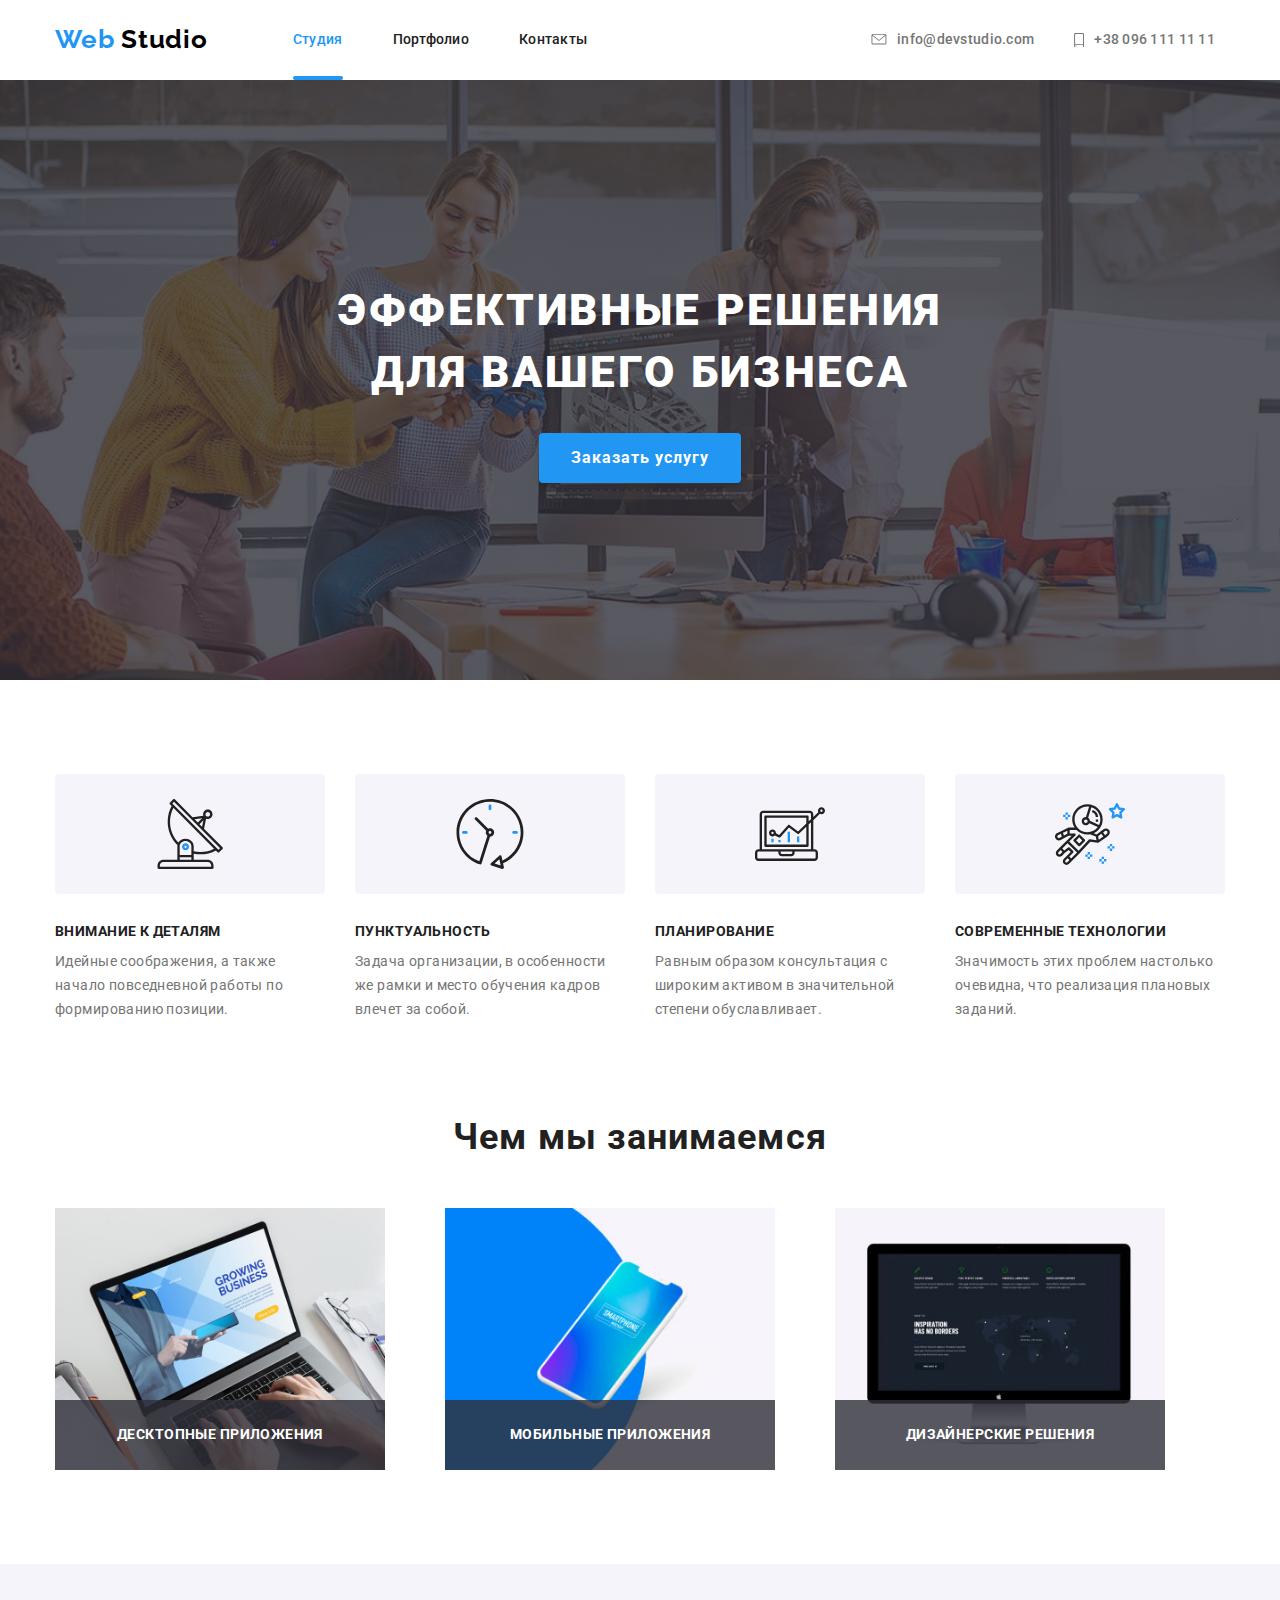
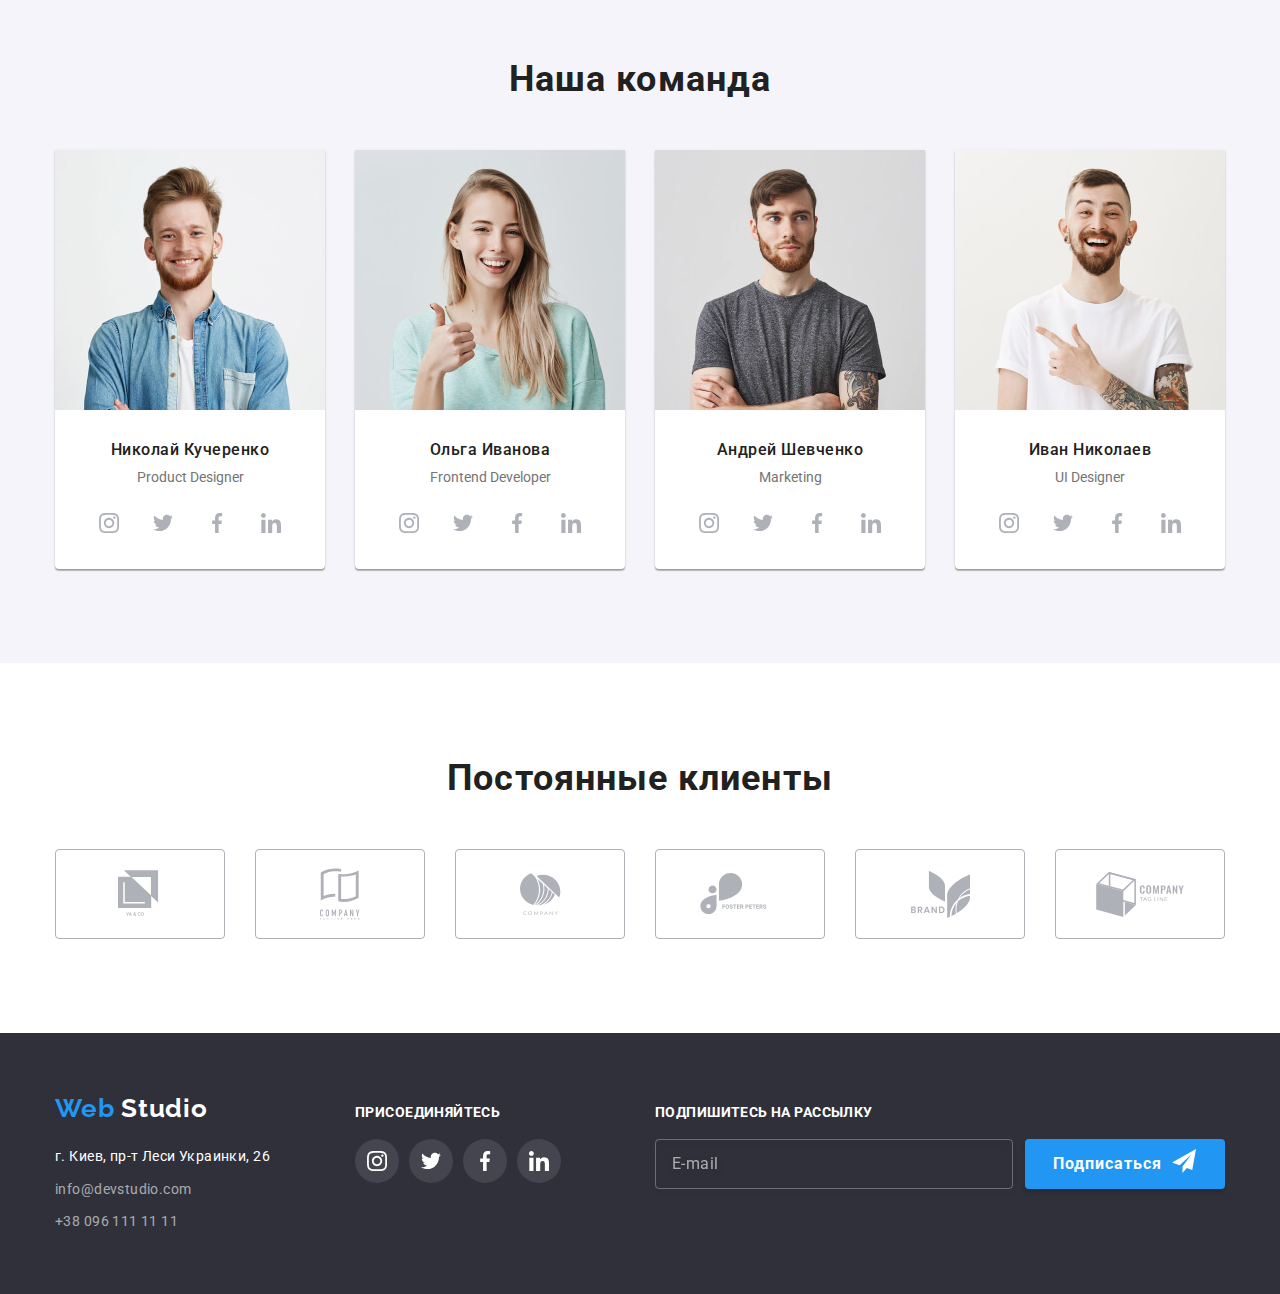
<file: index.html>
<!DOCTYPE html>
<html lang="ru">
  <head>
    <meta charset="UTF-8" />
    <meta name="viewport" content="width=device-width, initial-scale=1.0" />
    <title>WebStudio</title>
    <link
      href="https://fonts.googleapis.com/css2?family=Open+Sans:wght@400;700&display=swap"
      rel="stylesheet"
    />
    <link
      href="https://fonts.googleapis.com/css2?family=Raleway:wght@700&family=Roboto:wght@400;500;700;900&display=swap"
      rel="stylesheet"
    />
    <link
      rel="stylesheet"
      href="https://cdnjs.cloudflare.com/ajax/libs/modern-normalize/0.6.0/modern-normalize.min.css"
    />
    <link rel="stylesheet" href="./css/normalise.css" />
    <!--  <link rel="stylesheet" href="./css/style.css" />-->
    <link rel="stylesheet" href="./css/main.min.css" />
  </head>
  <body>
    <!-- Шапка сайта -->
    <header class="header">
      <div class="container">
        <nav class="site-nav">
          <a class="logo" lang="en" href="./index.html">
            <span class="logo-web">Web</span
            ><span class="logo-studio"> Studio</span>
          </a>
          <ul class="site-nav-list list">
            <li class="site-nav-list-item">
              <a
                href="./index.html"
                class="active-list-item site-nav-list-item-link link"
                >Студия</a
              >
            </li>
            <li class="site-nav-list-item">
              <a href="./portfolio.html" class="site-nav-list-item-link link"
                >Портфолио</a
              >
            </li>
            <li class="site-nav-list-item">
              <a href="" class="site-nav-list-item-link link">Контакты</a>
            </li>
          </ul>
        </nav>
        <div class="contacts">
          <ul class="contacts-list list">
            <li class="contacts-list-item">
              <a
                href="mailto:info@devstudio.com"
                class="contacts-list-icon link"
              >
                <svg class="mail-smartphone-icon" width="16px" height="11.2px">
                  <use href="./images/sprite.svg#icon-e-mail"></use>
                </svg>
                info@devstudio.com
              </a>
            </li>
            <li class="contacts-list-item">
              <a href="tel:+380961111111" class="contacts-list-icon link">
                <svg class="mail-smartphone-icon" width="10px" height="14.94px">
                  <use href="./images/sprite.svg#icon-smartphone"></use>
                </svg>
                +38 096 111 11 11</a
              >
            </li>
          </ul>
        </div>
      </div>
    </header>
    <main>
      <!-- HERO секция-->
      <section class="section-hero overlay">
        <h1 class="title-hero">
          Эффективные решения <br />
          для вашего бизнеса
        </h1>
        <button class="modal-button" type="submit" data-modal-open>
          Заказать услугу
        </button>
      </section>
      <!-- Наши особенности-->
      <section class="section section-features container">
        <h2 class="section-title visually-hidden">Наши особенности</h2>
        <ul class="features-list list">
          <li class="features-list-item">
            <div class="features-list-item-link">
              <svg class="features-list-item-icon" width="70" height="70">
                <use href="./images/sprite.svg#icon-antena"></use>
              </svg>
            </div>

            <h3 class="title">Внимание к деталям</h3>
            <p class="content">
              Идейные соображения, а также начало повседневной работы по
              формированию позиции.
            </p>
          </li>
          <li class="features-list-item">
            <div class="features-list-item-link">
              <svg class="features-list-item-icon" width="70" height="70">
                <use href="./images/sprite.svg#icon-clock"></use>
              </svg>
            </div>
            <h3 class="title">Пунктуальность</h3>
            <p class="content">
              Задача организации, в особенности же рамки и место обучения кадров
              влечет за собой.
            </p>
          </li>
          <li class="features-list-item">
            <div class="features-list-item-link">
              <svg class="features-list-item-icon" width="70" height="70">
                <use href="./images/sprite.svg#icon-tel"></use>
              </svg>
            </div>
            <h3 class="title">Планирование</h3>
            <p class="content">
              Равным образом консультация с широким активом в значительной
              степени обуславливает.
            </p>
          </li>
          <li class="features-list-item">
            <div class="features-list-item-link">
              <svg class="features-list-item-icon" width="70" height="70">
                <use href="./images/sprite.svg#icon-astronaut"></use>
              </svg>
            </div>
            <h3 class="title">Современные технологии</h3>
            <p class="content">
              Значимость этих проблем настолько очевидна, что реализация
              плановых заданий.
            </p>
          </li>
        </ul>
      </section>
      <!-- Чем мы занимаемся-->
      <section class="section">
        <div class="container">
          <h2 class="section-title">Чем мы занимаемся</h2>
          <ul class="activities-list list">
            <li class="activities-list-item">
              <div class="image">
                <img src="./images/laptop.jpg" alt="Лаптоп" width="370" />
                <h3 class="title activities-list-title">
                  Десктопные приложения
                </h3>
              </div>
            </li>
            <li class="activities-list-item">
              <div class="image">
                <img
                  src="./images/mobile.jpg"
                  alt="Мобильный телефон"
                  width="370"
                />
                <h3 class="title activities-list-title">
                  Мобильные приложения
                </h3>
              </div>
            </li>
            <li class="activities-list-item">
              <div class="image">
                <img src="./images/desktop.jpg" alt="Десктоп" width="370" />
                <h3 class="title activities-list-title">
                  Дизайнерские решения
                </h3>
              </div>
            </li>
          </ul>
        </div>
      </section>
      <!--Наша команда-->
      <section class="section team">
        <div class="container">
          <h2 class="section-title">Наша команда</h2>
          <ul class="team-list list">
            <li class="team-list-item">
              <img
                class="team-list-item-image"
                src="./images/Nikolai.jpg"
                alt="Член компании"
                width="270"
              />
              <h3 class="member">Николай Кучеренко</h3>
              <p class="specialty" lang="en">Product Designer</p>
              <ul class="list social-list">
                <li class="social-list-item">
                  <a
                    class="social-list-item-link link"
                    href=""
                    aria-label="Ссылка на Instagram"
                  >
                    <svg class="social-list-item-icon" width="20" height="20">
                      <use href="./images/sprite.svg#icon-instagram"></use>
                    </svg>
                  </a>
                </li>
                <li class="social-list-item">
                  <a
                    class="social-list-item-link link"
                    href=""
                    aria-label="Ссылка на Twitter"
                  >
                    <svg class="social-list-item-icon" width="20" height="20">
                      <use href="./images/sprite.svg#icon-twitter"></use>
                    </svg>
                  </a>
                </li>
                <li class="social-list-item">
                  <a
                    class="social-list-item-link link"
                    href="./images/facebook.svg"
                    aria-label="Ссылка на Facebook"
                  >
                    <svg class="social-list-item-icon" width="20" height="20">
                      <use href="./images/sprite.svg#icon-facebook"></use>
                    </svg>
                  </a>
                </li>
                <li class="social-list-item">
                  <a
                    class="social-list-item-link link"
                    href="./images/linkedin-1.svg"
                    aria-label="Ссылка на Linkedin"
                  >
                    <svg class="social-list-item-icon" width="20" height="20">
                      <use href="./images/sprite.svg#icon-linkedin"></use>
                    </svg>
                  </a>
                </li>
              </ul>
            </li>
            <li class="team-list-item">
              <img
                class="team-list-item-image"
                src="./images/Olga.jpg"
                alt="Член компании"
                width="270"
              />
              <h3 class="member">Ольга Иванова</h3>
              <p class="specialty" lang="en">Frontend Developer</p>
              <ul class="list social-list">
                <li class="social-list-item">
                  <a
                    class="social-list-item-link link"
                    href=""
                    aria-label="Ссылка на Instagram"
                  >
                    <svg class="social-list-item-icon" width="20" height="20">
                      <use href="./images/sprite.svg#icon-instagram"></use>
                    </svg>
                  </a>
                </li>
                <li class="social-list-item">
                  <a
                    class="social-list-item-link link"
                    href=""
                    aria-label="Ссылка на Twitter"
                  >
                    <svg class="social-list-item-icon" width="20" height="20">
                      <use href="./images/sprite.svg#icon-twitter"></use>
                    </svg>
                  </a>
                </li>
                <li class="social-list-item">
                  <a
                    class="social-list-item-link link"
                    href=""
                    aria-label="Ссылка на Facebook"
                  >
                    <svg class="social-list-item-icon" width="20" height="20">
                      <use href="./images/sprite.svg#icon-facebook"></use>
                    </svg>
                  </a>
                </li>
                <li class="social-list-item">
                  <a
                    class="social-list-item-link link"
                    href=""
                    aria-label="Ссылка на Linkedin"
                  >
                    <svg class="social-list-item-icon" width="20" height="20">
                      <use href="./images/sprite.svg#icon-linkedin"></use>
                    </svg>
                  </a>
                </li>
              </ul>
            </li>
            <li class="team-list-item">
              <img
                class="team-list-item-image"
                src="./images/Andrei.jpg"
                alt="Член компании"
                width="270"
              />
              <h3 class="member">Андрей Шевченко</h3>
              <p class="specialty" lang="en">Marketing</p>
              <ul class="list social-list">
                <li class="social-list-item">
                  <a
                    class="social-list-item-link link"
                    href=""
                    aria-label="Ссылка на Instagram"
                  >
                    <svg class="social-list-item-icon" width="20" height="20">
                      <use href="./images/sprite.svg#icon-instagram"></use>
                    </svg>
                  </a>
                </li>
                <li class="social-list-item">
                  <a
                    class="social-list-item-link link"
                    href=""
                    aria-label="Ссылка на Twitter"
                  >
                    <svg class="social-list-item-icon" width="20" height="20">
                      <use href="./images/sprite.svg#icon-twitter"></use>
                    </svg>
                  </a>
                </li>
                <li class="social-list-item">
                  <a
                    class="social-list-item-link link"
                    href=""
                    aria-label="Ссылка на Facebook"
                  >
                    <svg class="social-list-item-icon" width="20" height="20">
                      <use href="./images/sprite.svg#icon-facebook"></use>
                    </svg>
                  </a>
                </li>
                <li class="social-list-item">
                  <a
                    class="social-list-item-link link"
                    href=""
                    aria-label="Ссылка на Linkedin"
                  >
                    <svg class="social-list-item-icon" width="20" height="20">
                      <use href="./images/sprite.svg#icon-linkedin"></use>
                    </svg>
                  </a>
                </li>
              </ul>
            </li>
            <li class="team-list-item">
              <img
                class="team-list-item-image"
                src="./images/Ivan.jpg"
                alt="Член компании"
                width="270"
              />
              <h3 class="member">Иван Николаев</h3>
              <p class="specialty" lang="en">UI Designer</p>
              <ul class="list social-list">
                <li class="social-list-item">
                  <a
                    class="social-list-item-link link"
                    href=""
                    aria-label="Ссылка на Instagram"
                  >
                    <svg class="social-list-item-icon" width="20" height="20">
                      <use href="./images/sprite.svg#icon-instagram"></use>
                    </svg>
                  </a>
                </li>
                <li class="social-list-item">
                  <a
                    class="social-list-item-link link"
                    href=""
                    aria-label="Ссылка на Twitter"
                  >
                    <svg class="social-list-item-icon" width="20" height="20">
                      <use href="./images/sprite.svg#icon-twitter"></use>
                    </svg>
                  </a>
                </li>
                <li class="social-list-item">
                  <a
                    class="social-list-item-link link"
                    href=""
                    aria-label="Ссылка на Facebook"
                  >
                    <svg class="social-list-item-icon" width="20" height="20">
                      <use href="./images/sprite.svg#icon-facebook"></use>
                    </svg>
                  </a>
                </li>
                <li class="social-list-item">
                  <a
                    class="social-list-item-link link"
                    href=""
                    aria-label="Ссылка на Linkedin"
                  >
                    <svg class="social-list-item-icon" width="20" height="20">
                      <use href="./images/sprite.svg#icon-linkedin"></use>
                    </svg>
                  </a>
                </li>
              </ul>
            </li>
          </ul>
        </div>
      </section>
      <!--Постоянные клиенты-->
      <section class="section clients-section">
        <div class="container">
          <h2 class="section-title">Постоянные клиенты</h2>
          <ul class="clients list">
            <li class="clients-item">
              <a class="clients-link" href="">
                <svg class="clients-item-icon" width="44.27px" height="49.23px">
                  <use href="./images/sprite.svg#icon-client1"></use>
                </svg>
              </a>
            </li>
            <li class="clients-item">
              <a class="clients-link" href="">
                <svg class="clients-item-icon" width="40px" height="52px">
                  <use href="./images/sprite.svg#icon-client2"></use>
                </svg>
              </a>
            </li>
            <li class="clients-item">
              <a class="clients-link" href="">
                <svg class="clients-item-icon" width="41px" height="42.6px">
                  <use href="./images/sprite.svg#icon-client3"></use>
                </svg>
              </a>
            </li>
            <li class="clients-item">
              <a class="clients-link" href="">
                <svg class="clients-item-icon" width="79.66px" height="42.02px">
                  <use href="./images/sprite.svg#icon-client4"></use>
                </svg>
              </a>
            </li>
            <li class="clients-item">
              <a class="clients-link" href="">
                <svg class="clients-item-icon" width="59px" height="47px">
                  <use href="./images/sprite.svg#icon-client5"></use>
                </svg>
              </a>
            </li>
            <li class="clients-item">
              <a class="clients-link" href="">
                <svg class="clients-item-icon" width="88.48px" height="45.44px">
                  <use href="./images/sprite.svg#icon-client6"></use>
                </svg>
              </a>
            </li>
          </ul>
        </div>
      </section>
    </main>
    <footer class="footer-section">
      <div class="container">
        <div class="footer-content">
          <a class="logo" lang="en" href="./index.html">
            <span class="logo-web">Web</span>
            <span class="logo-studio"> Studio</span>
          </a>
          <address class="footer-contacts">
            <a
              class="address element"
              href="https://goo.gl/maps/XEjchAh31XE4xnym6"
              target="_blank"
              >г. Киев, пр-т Леси Украинки, 26</a
            >
            <a class="link element" href="mailto:info@devstudio.com"
              >info@devstudio.com</a
            >
            <a class="link element" href="tel:+380961111111"
              >+38 096 111 11 11</a
            >
          </address>
        </div>

        <div class="subscribe">
          <h3 class="subscribe-title">присоединяйтесь</h3>
          <ul class="social list subscribe-list">
            <li class="social-list-item">
              <a
                class="social-list-item-link link"
                href=""
                aria-label="Ссылка на Instagram"
              >
                <svg class="social-list-item-icon" width="20" height="20">
                  <use href="./images/sprite.svg#icon-instagram"></use>
                </svg>
              </a>
            </li>
            <li class="social-list-item">
              <a
                class="social-list-item-link link"
                href=""
                aria-label="Ссылка на Twitter"
              >
                <svg class="social-list-item-icon" width="20" height="20">
                  <use href="./images/sprite.svg#icon-twitter"></use>
                </svg>
              </a>
            </li>
            <li class="social-list-item">
              <a
                class="social-list-item-link link"
                href=""
                aria-label="Ссылка на Facebook"
              >
                <svg class="social-list-item-icon" width="20" height="20">
                  <use href="./images/sprite.svg#icon-facebook"></use>
                </svg>
              </a>
            </li>
            <li class="social-list-item">
              <a
                class="social-list-item-link link"
                href=""
                aria-label="Ссылка на Linkedin"
              >
                <svg class="social-list-item-icon" width="20" height="20">
                  <use href="./images/sprite.svg#icon-linkedin"></use>
                </svg>
              </a>
            </li>
          </ul>
        </div>
        <div class="follow-us">
          <b class="form-title"> подпишитесь на рассылку</b>
          <form class="footer-form">
            <input
              type="email"
              name="email"
              id="user-email"
              class="form-input"
              placeholder="E-mail"
              required
            />

            <button class="button button-follow-us">
              Подписаться
              <svg class="button-follow-us-icon" width="24" height="24">
                <use href="./images/sprite.svg#icon-airplain"></use>
              </svg>
            </button>
          </form>
        </div>
      </div>
    </footer>

    <div class="backdrop is-hidden" data-modal>
      <form action="#" class="modal-form">
        <h2 class="modal-form-title">
          Оставьте свои данные, мы вам перезвоним
        </h2>

        <div class="modal-form-input-wrapper">
          <input
            type="text"
            name="user-name"
            id="user-modal-name"
            class="modal-form-input"
            placeholder=" "
            required
          />
          <label for="user-modal-name" class="modal-form-label">Имя</label>
          <svg class="modal-icon" width="18px" height="18px">
            <use href="./images/sprite.svg#icon-person-modal"></use>
          </svg>
        </div>

        <div class="modal-form-input-wrapper">
          <input
            type="tel"
            name="user-tel"
            id="user-modal-tel"
            class="modal-form-input"
            placeholder=" "
            required
          />
          <label for="user-modal-tel" class="modal-form-label">Телефон</label>
          <svg class="modal-icon" width="18px" height="18px">
            <use href="./images/sprite.svg#icon-phone-modal"></use>
          </svg>
        </div>
        <div class="modal-form-input-wrapper">
          <input
            type="email"
            name="email"
            id="user-modal-email"
            class="modal-form-input"
            placeholder=" "
            required
          />

          <label for="user-modal-email" class="modal-form-label">Почта</label>
          <svg class="modal-icon" width="18px" height="18px">
            <use href="./images/sprite.svg#icon-email-modal"></use>
          </svg>
        </div>
        <div class="modal-form-field">
          <textarea
            name="user-message"
            id="user-message"
            class="modal-form-message"
            placeholder=""
          ></textarea>
          <label class="modal-message-label" for="user-message">
            Комментарий
          </label>
        </div>
        <label class="modal-form-option-label">
          <input
            type="checkbox"
            name="policy"
            value="accept-policy"
            class="modal-form-checkbox"
          />
          <span class="modal-form-custom-checkbox">
            <svg class="icon-check-modal" width="18px" height="18px">
              <use href="./images/sprite.svg#icon-Vector"></use>
            </svg>
          </span>

          <span class="modal-form-option-span"
            >Соглашаюсь с рассылкой и принимаю
            <a class="modal-form-option-label-link" href="#"
              >Условия договора</a
            ></span
          >
        </label>
        <button type="submit" class="modal-form-btn">Отправить</button>
      </form>
      <button data-modal-close type="button" class="modal-close-btn">
        <svg class="modal-close-icon" width="18px" height="18px">
          <use href="./images/sprite.svg#icon-close-modal"></use>
        </svg>
      </button>
    </div>

    <script src="./javascript/modal.js"></script>
  </body>
</html>
</file>
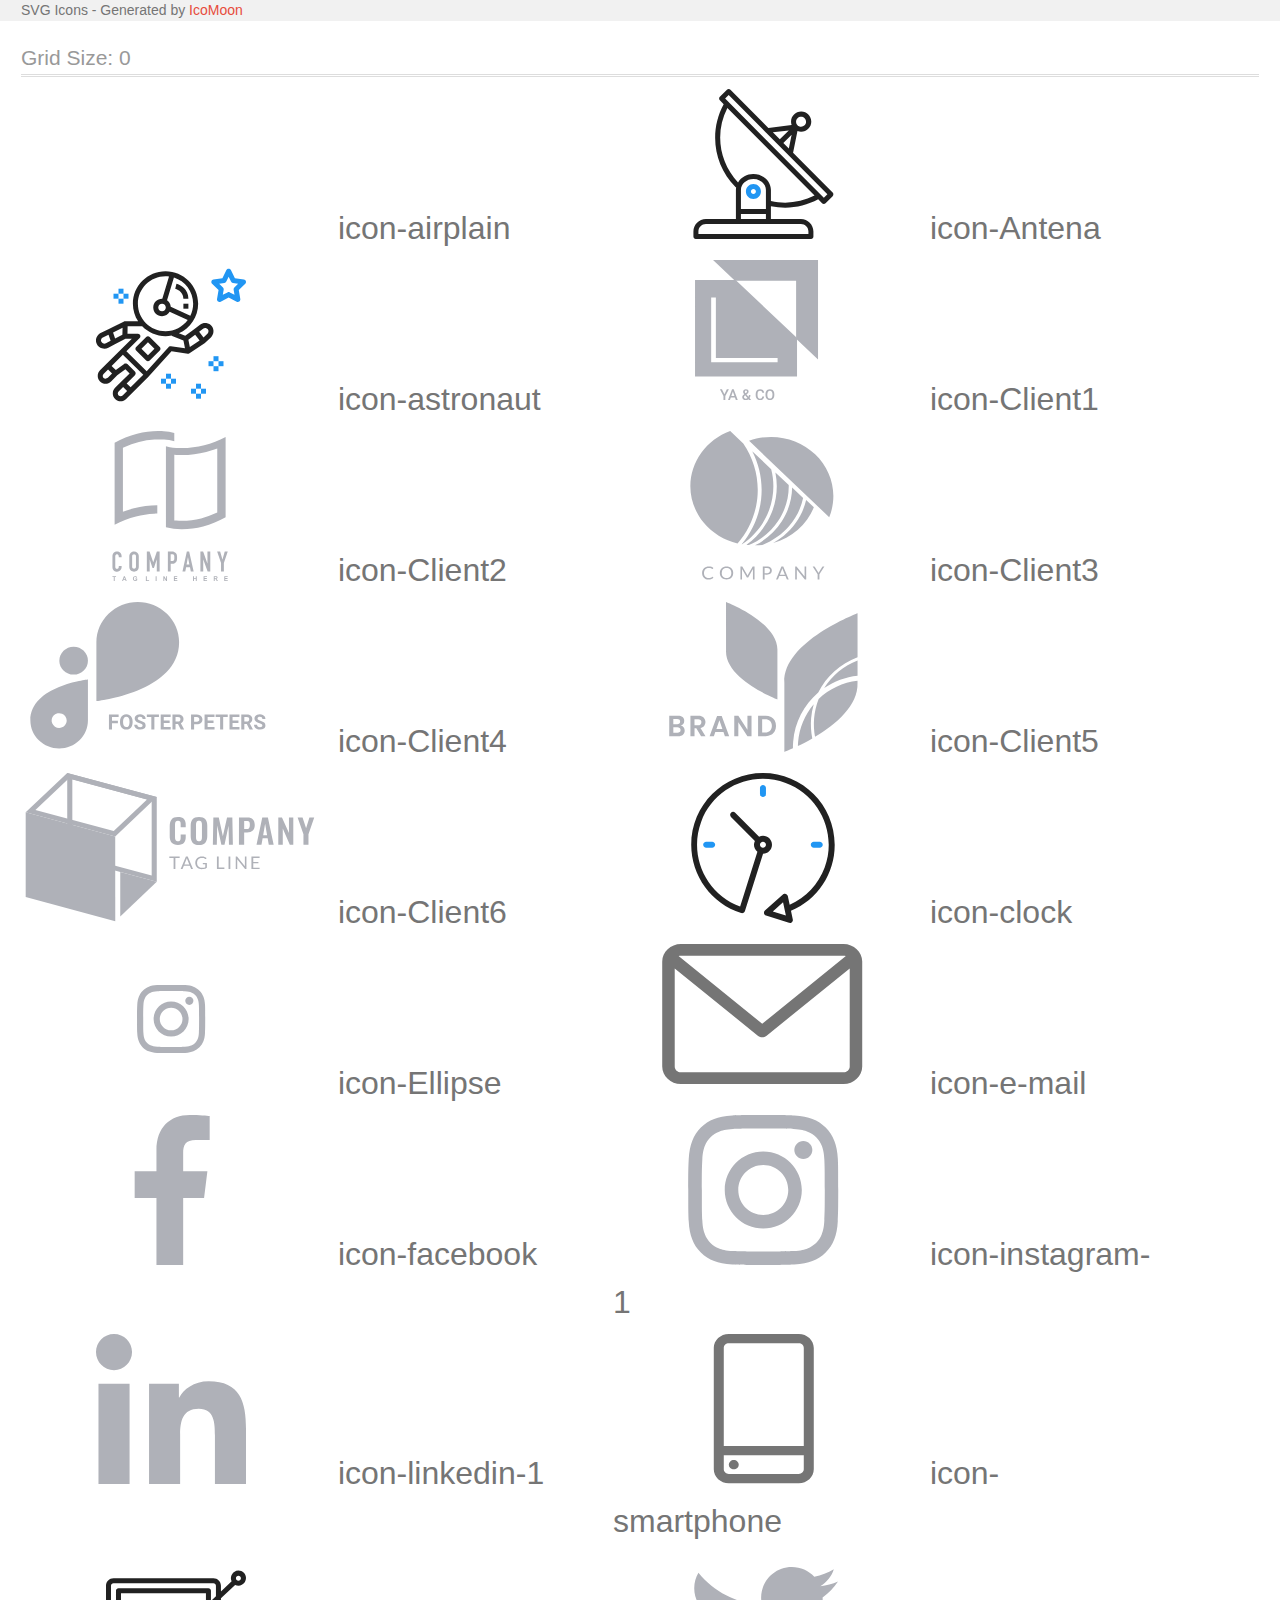
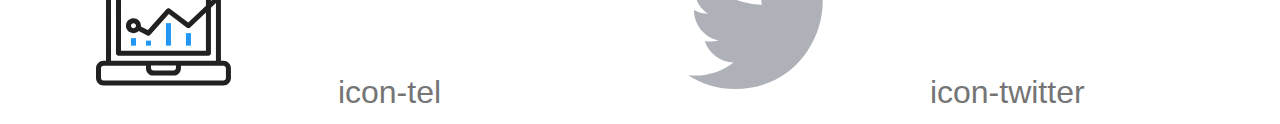
<file: demo.html>
<!doctype html>
<html>
<head>
    <title>IcoMoon - SVG Icons</title>
    <meta charset="utf-8">
    <meta name="viewport" content="width=device-width, initial-scale=1">
    <link rel="stylesheet" href="demo-files/demo.css">
    <link rel="stylesheet" href="style.css">
</head>
<body>
<svg aria-hidden="true" style="position: absolute; width: 0; height: 0; overflow: hidden;" version="1.1" xmlns="http://www.w3.org/2000/svg" xmlns:xlink="http://www.w3.org/1999/xlink">
<defs>
<symbol id="icon-airplain" viewBox="0 0 32 32">
<path fill="#fff" style="fill: var(--color1, #fff)" d="M32 0l-32 18 10.227 3.788 15.773-14.788-11.998 16.186 0.010 0.004-0.012-0.004v8.814l5.735-6.691 7.265 2.691 5-28z"></path>
</symbol>
<symbol id="icon-Antena" viewBox="0 0 30 32">
<path fill="#212121" style="fill: var(--color2, #212121)" d="M29.859 22.098l-8.443-8.505 0.937-4.615c0.242 0.094 0.499 0.144 0.758 0.146h0.006c1.192 0.014 2.17-0.941 2.184-2.133s-0.941-2.17-2.133-2.184c-1.192-0.014-2.17 0.941-2.184 2.133-0.003 0.255 0.039 0.509 0.125 0.749l-4.96 0.605-8.091-8.133c-0.099-0.101-0.235-0.159-0.377-0.16-0.14 0.001-0.274 0.056-0.373 0.155l-1.513 1.504c-0.208 0.208-0.208 0.546 0 0.754l0.814 0.826c-3.153 5.798-2.129 12.978 2.519 17.663 0.043 0.041 0.092 0.074 0.146 0.098-0.034 0.18-0.051 0.364-0.052 0.547v6.187h-6.4c-1.472 0.002-2.665 1.195-2.667 2.667v1.067c0 0.295 0.239 0.533 0.533 0.533h24.533c0.295 0 0.533-0.239 0.533-0.533v-1.067c-0.002-1.472-1.195-2.665-2.667-2.667h-6.4v-2.742c1.003 0.21 2.024 0.317 3.049 0.32 2.458-0.003 4.877-0.615 7.040-1.783l0.818 0.823c0.099 0.101 0.235 0.159 0.377 0.16 0.14-0.001 0.274-0.056 0.373-0.155l1.513-1.504c0.208-0.208 0.208-0.546 0-0.754zM22.366 6.233c0.418-0.415 1.093-0.414 1.508 0.004s0.414 1.093-0.004 1.508c-0.2 0.199-0.47 0.31-0.752 0.31h-0.003c-0.589-0.003-1.064-0.483-1.061-1.072 0.002-0.282 0.115-0.552 0.314-0.751h-0.002zM21.11 9.738l-0.598 2.946-1.175-1.182 1.774-1.763zM20.504 8.836l-1.92 1.909-1.485-1.493 3.405-0.415zM23.090 28.8c0.884 0 1.6 0.716 1.6 1.6v0.533h-23.467v-0.533c0-0.884 0.716-1.6 1.6-1.6h20.267zM15.623 26.667v1.067h-5.333v-1.067h5.333zM10.29 25.6v-4.053c0-1.294 1.196-2.347 2.667-2.347s2.667 1.053 2.667 2.347v4.053h-5.333zM16.69 23.904v-2.357c0-1.882-1.675-3.413-3.733-3.413-1.331-0.020-2.576 0.657-3.281 1.786-4.058-4.274-4.971-10.645-2.279-15.887l18.602 18.708c-2.872 1.461-6.165 1.873-9.309 1.163zM27.979 23.22l-21.057-21.181 0.755-0.752 7.935 7.98c0.004 0 0.006 0.007 0.010 0.010l13.115 13.191-0.757 0.752z"></path>
<path fill="#2196f3" style="fill: var(--color3, #2196f3)" d="M12.961 20.267h-0.005c-0.884-0.001-1.601 0.714-1.602 1.598s0.714 1.601 1.598 1.602h0.005c0.884 0.001 1.601-0.714 1.602-1.598s-0.714-1.601-1.598-1.602zM13.335 22.245c-0.1 0.1-0.236 0.156-0.378 0.155-0.295-0.002-0.532-0.242-0.531-0.536 0.001-0.141 0.057-0.276 0.157-0.375s0.233-0.154 0.373-0.155c0.295 0.002 0.532 0.241 0.53 0.536-0.001 0.141-0.057 0.276-0.157 0.375h0.005z"></path>
</symbol>
<symbol id="icon-astronaut" viewBox="0 0 32 32">
<path fill="#2196f3" style="fill: var(--color3, #2196f3)" d="M31.974 4.524c-0.063-0.193-0.229-0.333-0.43-0.363l-1.91-0.278-0.855-1.731c-0.179-0.365-0.777-0.365-0.956 0l-0.855 1.731-1.91 0.278c-0.201 0.029-0.367 0.17-0.431 0.363-0.062 0.193-0.011 0.405 0.135 0.547l1.383 1.348-0.326 1.903c-0.034 0.2 0.048 0.402 0.212 0.522 0.166 0.121 0.382 0.135 0.562 0.040l1.709-0.899 1.709 0.899c0.078 0.041 0.164 0.061 0.249 0.061 0.11 0 0.221-0.034 0.314-0.102 0.164-0.119 0.246-0.322 0.212-0.522l-0.326-1.903 1.383-1.348c0.145-0.142 0.197-0.354 0.135-0.547zM29.511 5.851c-0.125 0.122-0.183 0.299-0.153 0.472l0.191 1.114-1-0.526c-0.078-0.041-0.163-0.061-0.249-0.061s-0.17 0.020-0.249 0.061l-1.001 0.526 0.191-1.114c0.030-0.173-0.028-0.349-0.153-0.472l-0.81-0.789 1.119-0.163c0.174-0.025 0.324-0.134 0.402-0.292l0.5-1.013 0.5 1.013c0.078 0.157 0.228 0.267 0.402 0.292l1.119 0.163-0.809 0.789z"></path>
<path fill="#2196f3" style="fill: var(--color3, #2196f3)" d="M26.133 20.522h-1.067v1.067h1.067v-1.067z"></path>
<path fill="#2196f3" style="fill: var(--color3, #2196f3)" d="M26.133 22.656h-1.067v1.067h1.067v-1.067z"></path>
<path fill="#2196f3" style="fill: var(--color3, #2196f3)" d="M27.2 21.589h-1.067v1.067h1.067v-1.067z"></path>
<path fill="#2196f3" style="fill: var(--color3, #2196f3)" d="M25.067 21.589h-1.067v1.067h1.067v-1.067z"></path>
<path fill="#2196f3" style="fill: var(--color3, #2196f3)" d="M22.4 26.389h-1.067v1.067h1.067v-1.067z"></path>
<path fill="#2196f3" style="fill: var(--color3, #2196f3)" d="M22.4 28.522h-1.067v1.067h1.067v-1.067z"></path>
<path fill="#2196f3" style="fill: var(--color3, #2196f3)" d="M23.467 27.456h-1.067v1.067h1.067v-1.067z"></path>
<path fill="#2196f3" style="fill: var(--color3, #2196f3)" d="M21.333 27.456h-1.067v1.067h1.067v-1.067z"></path>
<path fill="#2196f3" style="fill: var(--color3, #2196f3)" d="M16 24.256h-1.067v1.067h1.067v-1.067z"></path>
<path fill="#2196f3" style="fill: var(--color3, #2196f3)" d="M16 26.389h-1.067v1.067h1.067v-1.067z"></path>
<path fill="#2196f3" style="fill: var(--color3, #2196f3)" d="M17.067 25.322h-1.067v1.067h1.067v-1.067z"></path>
<path fill="#2196f3" style="fill: var(--color3, #2196f3)" d="M14.933 25.322h-1.067v1.067h1.067v-1.067z"></path>
<path fill="#2196f3" style="fill: var(--color3, #2196f3)" d="M5.866 6.122h-1.067v1.067h1.067v-1.067z"></path>
<path fill="#2196f3" style="fill: var(--color3, #2196f3)" d="M5.866 8.255h-1.067v1.067h1.067v-1.067z"></path>
<path fill="#2196f3" style="fill: var(--color3, #2196f3)" d="M6.933 7.189h-1.067v1.067h1.067v-1.067z"></path>
<path fill="#2196f3" style="fill: var(--color3, #2196f3)" d="M4.8 7.189h-1.067v1.067h1.067v-1.067z"></path>
<path fill="#212121" style="fill: var(--color2, #212121)" d="M24.715 14.159c-0.287-0.388-0.709-0.637-1.188-0.705-0.481-0.068-0.956 0.058-1.34 0.352l-1.252 0.96-1.898 1.417-1.358-0.541c2.421-1.086 4.114-3.508 4.114-6.32 0-3.823-3.123-6.933-6.961-6.933s-6.961 3.11-6.961 6.933c0 1.386 0.414 2.674 1.12 3.758l-2.764-0.024c-0.002 0-0.003 0-0.005 0-0.009 0-0.015 0.004-0.023 0.005-0.053 0.002-0.105 0.013-0.155 0.031-0.013 0.005-0.026 0.008-0.038 0.013-0.006 0.003-0.013 0.003-0.019 0.006l-3.233 1.596c-0.001 0-0.001 0-0.001 0.001l-1.893 0.911c-0.021 0.009-0.042 0.021-0.063 0.035-0.755 0.502-1.012 1.489-0.598 2.295 0.22 0.429 0.595 0.745 1.056 0.889 0.178 0.055 0.359 0.083 0.539 0.083 0.29 0 0.577-0.071 0.839-0.211l1.388-0.738 2.264-1.169 1.357-0.008-5.442 5.416c-0.001 0.001-0.001 0.001-0.002 0.001l-1.339 1.333c-0.316 0.315-0.49 0.732-0.49 1.178s0.174 0.863 0.49 1.179c0.325 0.323 0.752 0.485 1.179 0.485s0.854-0.162 1.18-0.485l1.314-1.309 1.741-1.3 0.901 0.897-1.762 1.754c-0 0.001-0.001 0.001-0.002 0.001l-1.339 1.333c-0.316 0.315-0.49 0.732-0.49 1.178s0.174 0.863 0.49 1.179c0.325 0.323 0.753 0.485 1.18 0.485s0.855-0.162 1.18-0.485l3.482-3.467c0.001-0.001 0.001-0.001 0.001-0.002l1.010-1-0.004-0.004c0.006-0.006 0.015-0.009 0.022-0.015l5.166-5.658 3.471 0.494c0.025 0.004 0.050 0.005 0.075 0.005 0.065 0 0.127-0.015 0.187-0.038 0.018-0.006 0.033-0.015 0.050-0.023 0.019-0.010 0.039-0.015 0.058-0.027l3.213-2.133c0.012-0.008 0.018-0.021 0.029-0.029 0.013-0.010 0.029-0.014 0.041-0.026l1.271-1.191c0.662-0.62 0.753-1.635 0.212-2.362zM2.13 17.77c-0.173 0.093-0.37 0.111-0.558 0.052-0.187-0.058-0.338-0.186-0.427-0.358-0.161-0.314-0.068-0.695 0.214-0.902l1.314-0.632 0.449 1.312-0.992 0.528zM5.628 15.942l-1.548 0.8-0.439-1.283 2.027-1.001-0.040 1.484zM20.727 9.322c0 0.918-0.219 1.785-0.599 2.559l-4.181-1.899c-0.044-0.573-0.341-1.075-0.788-1.388l1.464-4.86c2.378 0.756 4.105 2.974 4.105 5.588zM8.938 9.322c0-3.235 2.644-5.867 5.894-5.867 0.253 0 0.5 0.021 0.745 0.052l-1.432 4.754c-0.019-0.001-0.037-0.006-0.057-0.006-1.033 0-1.873 0.837-1.873 1.867s0.84 1.867 1.873 1.867c0.694 0 1.294-0.383 1.618-0.945l3.862 1.755c-1.075 1.446-2.795 2.39-4.737 2.39-3.25 0-5.894-2.632-5.894-5.867zM14.894 10.122c0 0.441-0.362 0.8-0.806 0.8s-0.806-0.359-0.806-0.8c0-0.441 0.362-0.8 0.806-0.8s0.806 0.359 0.806 0.8zM2.465 25.146c-0.236 0.234-0.619 0.234-0.854 0.001-0.114-0.114-0.176-0.263-0.176-0.423s0.062-0.309 0.176-0.421l0.962-0.958 0.851 0.848-0.959 0.955zM5.679 28.88c-0.236 0.234-0.619 0.235-0.855 0.001-0.114-0.114-0.176-0.263-0.176-0.423s0.062-0.309 0.176-0.421l0.963-0.959 0.852 0.848-0.96 0.955zM9.16 25.411c-0.001 0-0.001 0-0.002 0.001l-1.765 1.76-0.852-0.848 1.763-1.755c0 0 0 0 0-0s0.001-0.001 0.002-0.001c0.040-0.040 0.065-0.088 0.090-0.135 0.007-0.014 0.020-0.026 0.026-0.040 0.017-0.041 0.019-0.085 0.026-0.129 0.003-0.025 0.014-0.047 0.014-0.073 0-0.036-0.013-0.070-0.020-0.106-0.006-0.032-0.006-0.065-0.019-0.095-0.020-0.050-0.055-0.094-0.091-0.138-0.010-0.012-0.014-0.027-0.025-0.038 0 0 0 0-0.001 0s-0.001-0.002-0.001-0.002l-1.607-1.6c-0.017-0.017-0.039-0.024-0.058-0.038-0.028-0.022-0.055-0.042-0.087-0.058-0.030-0.015-0.061-0.024-0.093-0.033-0.034-0.010-0.067-0.017-0.103-0.020-0.033-0.002-0.063 0.001-0.095 0.005-0.036 0.004-0.069 0.009-0.104 0.020-0.034 0.011-0.063 0.027-0.094 0.045-0.020 0.011-0.042 0.015-0.061 0.029l-1.773 1.324-0.901-0.897 2.399-2.386 4.361 4.289-0.928 0.919zM15.979 18.394c-0.015-0.002-0.030 0.004-0.045 0.003-0.039-0.002-0.076 0.001-0.115 0.007-0.030 0.005-0.059 0.011-0.088 0.021-0.034 0.012-0.065 0.028-0.097 0.047-0.030 0.018-0.057 0.037-0.083 0.061-0.013 0.011-0.028 0.017-0.040 0.029l-4.698 5.146-4.328-4.257 2.833-2.818c0.209-0.208 0.21-0.546 0.002-0.755-0.105-0.105-0.243-0.157-0.381-0.156v-0.001l-2.219 0.013 0.028-1.607 3.104 0.027c1.265 1.294 3.029 2.101 4.981 2.101 0.437 0 0.864-0.045 1.279-0.123 0.040 0.032 0.079 0.065 0.13 0.085l2.41 0.96 0.152 0.758 0.178 0.885-3.003-0.427zM20.020 18.572l-0.313-1.558 1.446-1.080 0.947 1.257-2.080 1.381zM23.774 15.741l-0.838 0.785-0.931-1.236 0.831-0.637c0.155-0.119 0.351-0.168 0.543-0.143 0.193 0.027 0.364 0.128 0.48 0.284 0.217 0.292 0.18 0.699-0.085 0.947z"></path>
<path fill="#212121" style="fill: var(--color2, #212121)" d="M13.602 18.544l-2.143-2.133c-0.207-0.207-0.545-0.207-0.753 0l-2.142 2.133c-0.1 0.101-0.157 0.236-0.157 0.378s0.056 0.278 0.157 0.378l2.142 2.133c0.104 0.103 0.241 0.155 0.377 0.155s0.273-0.052 0.376-0.155l2.143-2.133c0.1-0.1 0.157-0.236 0.157-0.378s-0.057-0.278-0.157-0.378zM11.083 20.303l-1.387-1.381 1.387-1.381 1.387 1.381-1.387 1.381z"></path>
<path fill="#212121" style="fill: var(--color2, #212121)" d="M17.164 5.071l-0.258 1.036c0.071 0.018 1.738 0.452 1.738 2.149h1.067c-0-2.017-1.666-2.965-2.547-3.185z"></path>
<path fill="#212121" style="fill: var(--color2, #212121)" d="M19.711 9.322h-1.067v1.067h1.067v-1.067z"></path>
</symbol>
<symbol id="icon-Client1" viewBox="0 0 29 32">
<path fill="#afb1b8" style="fill: var(--color4, #afb1b8)" d="M3.84 0l4.677 4.428h13.046v12.351l4.677 4.428v-21.206h-22.4z"></path>
<path fill="#afb1b8" style="fill: var(--color4, #afb1b8)" d="M0 4.241v20.6h21.76v-8.188l-13.105-12.406-8.655-0.005zM17.615 21.828h-14.172v-13.854h1.002v12.916h13.17v0.938z"></path>
<path fill="#afb1b8" style="fill: var(--color4, #afb1b8)" d="M6.266 28.662l0.523-1.078h0.438l-0.763 1.438v0.837h-0.397v-0.837l-0.764-1.438h0.439l0.523 1.078zM8.513 29.329h-0.881l-0.184 0.53h-0.411l0.859-2.275h0.355l0.861 2.275h-0.412l-0.186-0.53zM7.743 29.010h0.659l-0.33-0.944-0.33 0.944zM10.071 29.244c0-0.105 0.029-0.202 0.086-0.289 0.057-0.089 0.17-0.193 0.339-0.314-0.088-0.111-0.151-0.206-0.186-0.284s-0.052-0.154-0.052-0.227c0-0.178 0.054-0.319 0.162-0.422s0.254-0.156 0.438-0.156c0.166 0 0.301 0.049 0.406 0.147 0.106 0.097 0.159 0.217 0.159 0.361 0 0.095-0.024 0.182-0.072 0.262-0.048 0.079-0.127 0.158-0.236 0.238l-0.155 0.113 0.439 0.519c0.064-0.125 0.095-0.264 0.095-0.417h0.33c0 0.28-0.066 0.51-0.197 0.689l0.334 0.395h-0.441l-0.128-0.152c-0.162 0.122-0.356 0.183-0.581 0.183s-0.405-0.059-0.541-0.178c-0.134-0.12-0.202-0.276-0.202-0.467zM10.824 29.587c0.128 0 0.248-0.043 0.359-0.128l-0.497-0.586-0.048 0.034c-0.125 0.095-0.188 0.203-0.188 0.325 0 0.105 0.034 0.191 0.102 0.256s0.158 0.098 0.272 0.098zM10.615 28.121c0 0.087 0.054 0.197 0.161 0.33l0.173-0.119 0.048-0.039c0.065-0.057 0.097-0.131 0.097-0.22 0-0.059-0.022-0.11-0.067-0.152-0.045-0.043-0.102-0.064-0.17-0.064-0.074 0-0.133 0.025-0.177 0.075s-0.066 0.113-0.066 0.189zM14.748 29.118c-0.023 0.243-0.113 0.432-0.269 0.569-0.156 0.135-0.364 0.203-0.623 0.203-0.181 0-0.341-0.043-0.48-0.128-0.137-0.086-0.244-0.209-0.319-0.367s-0.114-0.342-0.117-0.552v-0.212c0-0.215 0.038-0.404 0.114-0.567s0.185-0.29 0.327-0.378c0.143-0.088 0.307-0.133 0.494-0.133 0.251 0 0.453 0.068 0.606 0.205s0.242 0.329 0.267 0.578h-0.394c-0.019-0.164-0.067-0.281-0.144-0.353-0.076-0.073-0.188-0.109-0.336-0.109-0.172 0-0.304 0.063-0.397 0.189-0.092 0.125-0.139 0.309-0.141 0.552v0.202c0 0.246 0.044 0.433 0.131 0.563s0.218 0.194 0.387 0.194c0.155 0 0.272-0.035 0.35-0.105s0.128-0.186 0.148-0.348h0.394zM16.918 28.78c0 0.223-0.039 0.419-0.116 0.588-0.077 0.168-0.188 0.297-0.331 0.388-0.143 0.090-0.307 0.134-0.494 0.134-0.184 0-0.349-0.045-0.494-0.134-0.144-0.091-0.255-0.219-0.334-0.386-0.078-0.167-0.118-0.359-0.119-0.576v-0.128c0-0.222 0.039-0.418 0.117-0.588 0.079-0.17 0.19-0.299 0.333-0.389 0.144-0.091 0.308-0.136 0.494-0.136s0.349 0.045 0.492 0.134c0.144 0.088 0.255 0.217 0.333 0.384s0.118 0.361 0.119 0.583v0.127zM16.523 28.662c0-0.252-0.048-0.445-0.144-0.58-0.095-0.134-0.23-0.202-0.405-0.202-0.171 0-0.305 0.067-0.402 0.202-0.096 0.133-0.145 0.322-0.147 0.567v0.131c0 0.25 0.048 0.443 0.145 0.58s0.233 0.205 0.406 0.205c0.175 0 0.309-0.067 0.403-0.2 0.095-0.133 0.142-0.328 0.142-0.584v-0.119z"></path>
</symbol>
<symbol id="icon-Client2" viewBox="0 0 25 32">
<path fill="#afb1b8" style="fill: var(--color4, #afb1b8)" d="M10.447 1.806h0.084c0.156 0 0.324 0.016 0.49 0.030 0.734 0.052 1.463 0.162 2.179 0.329v-1.762c-0.738-0.185-1.491-0.305-2.25-0.358-0.288-0.022-0.595-0.036-0.909-0.044h-0.263c-1.523 0.006-3.039 0.201-4.515 0.582-1.68 0.419-3.293 1.075-4.79 1.948v17.475c1.442-0.783 2.976-1.381 4.566-1.779 1.256-0.32 2.539-0.517 3.833-0.588h0.051c0.216-0.011 0.433-0.017 0.655-0.019v-1.79c-1.681 0.022-3.353 0.244-4.982 0.662-0.602 0.157-1.185 0.325-1.731 0.513l-0.623 0.211v-13.625l0.266-0.128c2.032-0.963 4.229-1.524 6.471-1.651 0.019-0.001 0.037-0.001 0.056 0 0.248-0.013 0.497-0.019 0.741-0.019h0.28c0.129 0.003 0.258 0.006 0.388 0.014z"></path>
<path fill="#afb1b8" style="fill: var(--color4, #afb1b8)" d="M14.838 3.651c-0.409 0-0.814-0.014-1.205-0.044-0.467-0.034-0.947-0.091-1.401-0.167-0.277-0.047-0.55-0.103-0.814-0.164v17.275c1.12 0.277 2.271 0.413 3.425 0.404 1.523-0.006 3.039-0.201 4.515-0.581 1.68-0.42 3.294-1.075 4.792-1.948v-17.163c-1.441 0.783-2.975 1.381-4.564 1.781-1.551 0.398-3.145 0.603-4.747 0.609zM21.745 3.95l0.623-0.21v13.63l-0.266 0.128c-1.021 0.486-2.087 0.869-3.184 1.144-1.331 0.344-2.7 0.522-4.074 0.527-0.411 0-0.819-0.017-1.214-0.052l-0.427-0.038v-14.017l0.497 0.033c0.361 0.023 0.735 0.034 1.141 0.034 1.745-0.006 3.482-0.229 5.173-0.663 0.581-0.153 1.158-0.325 1.731-0.518z"></path>
<path fill="#afb1b8" style="fill: var(--color4, #afb1b8)" d="M1.684 25.977c-0.090-0.093-0.197-0.166-0.317-0.214s-0.247-0.071-0.376-0.066c-0.137-0.002-0.273 0.024-0.4 0.075-0.117 0.046-0.222 0.116-0.311 0.205s-0.156 0.196-0.201 0.313c-0.049 0.123-0.073 0.254-0.072 0.387v2.335c-0.006 0.165 0.026 0.328 0.092 0.479 0.055 0.12 0.135 0.226 0.233 0.313 0.093 0.079 0.203 0.135 0.321 0.166 0.114 0.032 0.231 0.048 0.349 0.049 0.13 0.001 0.259-0.027 0.377-0.081 0.117-0.051 0.222-0.124 0.311-0.216 0.087-0.091 0.156-0.197 0.204-0.313 0.050-0.118 0.075-0.244 0.075-0.372v-0.261h-0.61v0.208c0.002 0.071-0.010 0.142-0.036 0.208-0.020 0.050-0.050 0.095-0.089 0.131-0.038 0.031-0.081 0.053-0.128 0.067-0.041 0.014-0.084 0.021-0.128 0.022-0.054 0.006-0.11-0.002-0.16-0.024s-0.094-0.057-0.126-0.101c-0.058-0.094-0.086-0.203-0.081-0.313v-2.177c-0.004-0.121 0.022-0.241 0.075-0.349 0.032-0.049 0.077-0.089 0.129-0.114s0.112-0.034 0.17-0.027c0.053-0.002 0.105 0.009 0.152 0.032s0.089 0.057 0.12 0.099c0.068 0.090 0.104 0.2 0.101 0.313v0.202h0.604v-0.238c0.001-0.14-0.024-0.278-0.075-0.408-0.045-0.122-0.114-0.234-0.204-0.329z"></path>
<path fill="#afb1b8" style="fill: var(--color4, #afb1b8)" d="M5.31 25.95c-0.195-0.164-0.44-0.255-0.694-0.257-0.124 0.001-0.248 0.023-0.364 0.066-0.119 0.043-0.228 0.107-0.322 0.191-0.101 0.091-0.182 0.202-0.237 0.327-0.061 0.143-0.092 0.297-0.089 0.452v2.239c-0.004 0.158 0.026 0.314 0.089 0.459 0.055 0.12 0.136 0.227 0.237 0.313 0.093 0.087 0.203 0.154 0.322 0.197 0.117 0.043 0.24 0.065 0.364 0.066s0.248-0.022 0.364-0.066c0.121-0.044 0.233-0.111 0.33-0.197 0.097-0.087 0.176-0.194 0.23-0.313 0.063-0.144 0.093-0.301 0.089-0.459v-2.239c0.003-0.155-0.027-0.31-0.089-0.452-0.054-0.123-0.133-0.235-0.23-0.327zM5.025 28.969c0.005 0.060-0.003 0.12-0.024 0.176s-0.054 0.107-0.097 0.148c-0.081 0.068-0.182 0.105-0.287 0.105s-0.207-0.037-0.287-0.105c-0.043-0.041-0.076-0.092-0.097-0.148s-0.029-0.116-0.024-0.176v-2.239c-0.005-0.060 0.003-0.12 0.024-0.176s0.054-0.107 0.097-0.148c0.081-0.068 0.182-0.105 0.287-0.105s0.207 0.037 0.287 0.105c0.043 0.041 0.076 0.092 0.097 0.148s0.029 0.116 0.024 0.176v2.239z"></path>
<path fill="#afb1b8" style="fill: var(--color4, #afb1b8)" d="M10.072 29.969v-4.239h-0.587l-0.771 2.244h-0.011l-0.777-2.244h-0.581v4.239h0.606v-2.579h0.011l0.593 1.823h0.302l0.598-1.823h0.011v2.579h0.606z"></path>
<path fill="#afb1b8" style="fill: var(--color4, #afb1b8)" d="M13.513 26.027c-0.093-0.105-0.211-0.184-0.343-0.232-0.142-0.046-0.29-0.068-0.439-0.066h-0.9v4.239h0.604v-1.656h0.311c0.188 0.009 0.376-0.031 0.545-0.116 0.137-0.076 0.252-0.188 0.332-0.324 0.070-0.113 0.117-0.238 0.139-0.369 0.024-0.16 0.035-0.321 0.033-0.482 0.006-0.204-0.014-0.407-0.059-0.606-0.040-0.147-0.117-0.281-0.223-0.39zM13.201 27.319c-0.003 0.077-0.022 0.152-0.056 0.221-0.035 0.065-0.089 0.117-0.156 0.149-0.089 0.040-0.187 0.058-0.285 0.053h-0.276v-1.441h0.311c0.094-0.005 0.187 0.014 0.272 0.053 0.062 0.036 0.112 0.091 0.142 0.157 0.033 0.074 0.051 0.155 0.053 0.236 0 0.089 0 0.183 0 0.282s0.006 0.2 0 0.291h-0.006z"></path>
<path fill="#afb1b8" style="fill: var(--color4, #afb1b8)" d="M16.374 25.73h-0.495l-0.934 4.239h0.604l0.177-0.911h0.824l0.177 0.911h0.604l-0.957-4.239zM15.816 28.481l0.297-1.537h0.011l0.296 1.537h-0.604z"></path>
<path fill="#afb1b8" style="fill: var(--color4, #afb1b8)" d="M20.277 28.283h-0.011l-0.912-2.554h-0.581v4.239h0.604v-2.549h0.012l0.923 2.549h0.568v-4.239h-0.604v2.554z"></path>
<path fill="#afb1b8" style="fill: var(--color4, #afb1b8)" d="M23.968 25.73l-0.486 1.685h-0.012l-0.486-1.685h-0.64l0.83 2.447v1.792h0.604v-1.792l0.83-2.447h-0.64z"></path>
<path fill="#afb1b8" style="fill: var(--color4, #afb1b8)" d="M0 31.166h0.291v0.817h0.198v-0.817h0.29v-0.167h-0.778v0.167z"></path>
<path fill="#afb1b8" style="fill: var(--color4, #afb1b8)" d="M2.447 30.998l-0.381 0.984h0.21l0.081-0.224h0.392l0.084 0.224h0.215l-0.391-0.984h-0.21zM2.416 31.593l0.134-0.365 0.134 0.365h-0.268z"></path>
<path fill="#afb1b8" style="fill: var(--color4, #afb1b8)" d="M4.866 31.62h0.227v0.127c-0.066 0.053-0.149 0.082-0.234 0.083-0.040 0.002-0.079-0.005-0.116-0.021s-0.068-0.041-0.093-0.072c-0.052-0.075-0.078-0.165-0.073-0.257 0-0.219 0.095-0.329 0.283-0.329 0.050-0.005 0.099 0.008 0.14 0.037s0.070 0.071 0.082 0.12l0.195-0.038c-0.042-0.192-0.181-0.289-0.417-0.289-0.127-0.003-0.25 0.042-0.344 0.127-0.050 0.049-0.088 0.108-0.112 0.174s-0.034 0.135-0.029 0.205c-0.006 0.135 0.039 0.267 0.126 0.369 0.048 0.050 0.107 0.088 0.171 0.113s0.134 0.035 0.203 0.031c0.154 0.004 0.304-0.052 0.417-0.157v-0.388h-0.427v0.166z"></path>
<path fill="#afb1b8" style="fill: var(--color4, #afb1b8)" d="M7.337 30.998h-0.199v0.984h0.69v-0.167h-0.49v-0.817z"></path>
<path fill="#afb1b8" style="fill: var(--color4, #afb1b8)" d="M9.426 30.998h-0.199v0.984h0.199v-0.984z"></path>
<path fill="#afb1b8" style="fill: var(--color4, #afb1b8)" d="M11.469 31.656l-0.403-0.657h-0.193v0.984h0.185v-0.643l0.395 0.643h0.198v-0.984h-0.182v0.657z"></path>
<path fill="#afb1b8" style="fill: var(--color4, #afb1b8)" d="M13.315 31.549h0.49v-0.167h-0.49v-0.216h0.528v-0.167h-0.727v0.984h0.747v-0.167h-0.548v-0.266z"></path>
<path fill="#afb1b8" style="fill: var(--color4, #afb1b8)" d="M17.792 31.387h-0.388v-0.388h-0.198v0.984h0.198v-0.43h0.388v0.43h0.198v-0.984h-0.198v0.388z"></path>
<path fill="#afb1b8" style="fill: var(--color4, #afb1b8)" d="M19.649 31.549h0.492v-0.167h-0.492v-0.216h0.529v-0.167h-0.727v0.984h0.746v-0.167h-0.548v-0.266z"></path>
<path fill="#afb1b8" style="fill: var(--color4, #afb1b8)" d="M22.168 31.549c0.171-0.027 0.258-0.117 0.258-0.274 0.005-0.042-0.001-0.084-0.018-0.123s-0.044-0.072-0.078-0.096c-0.089-0.045-0.189-0.065-0.288-0.058h-0.417v0.984h0.198v-0.412h0.039c0.042-0.003 0.084 0.005 0.123 0.022 0.029 0.018 0.053 0.043 0.070 0.072l0.215 0.313h0.237l-0.12-0.192c-0.053-0.095-0.128-0.176-0.218-0.236zM21.969 31.413h-0.146v-0.247h0.156c0.068-0.006 0.136 0.002 0.201 0.023 0.014 0.013 0.026 0.029 0.033 0.046s0.011 0.037 0.010 0.056c-0.001 0.019-0.006 0.038-0.015 0.055s-0.022 0.032-0.037 0.043c-0.065 0.020-0.133 0.028-0.201 0.023z"></path>
<path fill="#afb1b8" style="fill: var(--color4, #afb1b8)" d="M24.067 31.549h0.49v-0.167h-0.49v-0.216h0.529v-0.167h-0.729v0.984h0.747v-0.167h-0.548v-0.266z"></path>
</symbol>
<symbol id="icon-Client3" viewBox="0 0 31 32">
<path fill="#afb1b8" style="fill: var(--color4, #afb1b8)" d="M4.722 31.103c0.011 0 0.022 0.003 0.032 0.007s0.019 0.011 0.027 0.018l0.153 0.161c-0.119 0.13-0.266 0.234-0.431 0.305-0.193 0.077-0.401 0.115-0.611 0.109-0.197 0.004-0.392-0.031-0.574-0.102-0.164-0.065-0.312-0.164-0.433-0.288-0.123-0.129-0.218-0.28-0.279-0.445-0.067-0.184-0.1-0.377-0.098-0.571-0.003-0.195 0.033-0.39 0.105-0.573 0.067-0.166 0.168-0.317 0.297-0.445 0.131-0.126 0.287-0.224 0.459-0.29 0.189-0.070 0.389-0.104 0.591-0.102 0.188-0.004 0.375 0.027 0.549 0.093 0.152 0.063 0.291 0.15 0.412 0.257l-0.128 0.171c-0.009 0.012-0.020 0.023-0.033 0.031-0.015 0.010-0.033 0.014-0.052 0.013-0.020-0.001-0.039-0.008-0.056-0.018l-0.069-0.046-0.096-0.058c-0.041-0.022-0.084-0.041-0.128-0.057-0.057-0.019-0.115-0.035-0.174-0.046-0.075-0.013-0.151-0.019-0.228-0.018-0.146-0.002-0.29 0.024-0.425 0.077-0.126 0.048-0.239 0.122-0.333 0.215-0.095 0.099-0.169 0.216-0.216 0.343-0.054 0.145-0.080 0.298-0.078 0.452-0.002 0.156 0.024 0.312 0.078 0.46 0.047 0.126 0.119 0.242 0.212 0.341 0.088 0.093 0.196 0.165 0.318 0.212 0.125 0.049 0.259 0.074 0.394 0.073 0.078 0.001 0.156-0.004 0.234-0.015 0.126-0.015 0.247-0.056 0.354-0.122 0.054-0.034 0.104-0.072 0.151-0.113 0.020-0.018 0.046-0.028 0.073-0.029z"></path>
<path fill="#afb1b8" style="fill: var(--color4, #afb1b8)" d="M9.144 30.296c0.002 0.194-0.033 0.386-0.103 0.567-0.062 0.165-0.161 0.315-0.288 0.44s-0.282 0.224-0.452 0.289c-0.375 0.136-0.789 0.136-1.164 0-0.169-0.066-0.323-0.165-0.45-0.29-0.128-0.128-0.227-0.279-0.291-0.445-0.138-0.367-0.138-0.769 0-1.136 0.065-0.166 0.164-0.317 0.291-0.447 0.128-0.121 0.281-0.216 0.45-0.279 0.374-0.139 0.79-0.139 1.164 0 0.17 0.066 0.324 0.165 0.452 0.29 0.126 0.127 0.224 0.276 0.289 0.44 0.071 0.183 0.106 0.376 0.103 0.571zM8.742 30.296c0.003-0.155-0.022-0.309-0.073-0.456-0.043-0.126-0.113-0.242-0.205-0.341-0.090-0.094-0.2-0.167-0.323-0.215-0.272-0.1-0.574-0.1-0.846 0-0.123 0.048-0.234 0.121-0.324 0.215-0.093 0.098-0.164 0.215-0.207 0.341-0.097 0.297-0.097 0.615 0 0.912 0.043 0.126 0.114 0.242 0.207 0.341 0.090 0.093 0.2 0.166 0.324 0.213 0.273 0.097 0.573 0.097 0.846 0 0.123-0.047 0.234-0.12 0.323-0.213 0.092-0.099 0.162-0.215 0.205-0.341 0.051-0.147 0.076-0.301 0.073-0.456z"></path>
<path fill="#afb1b8" style="fill: var(--color4, #afb1b8)" d="M12.161 30.774l0.040 0.102c0.015-0.036 0.029-0.069 0.044-0.102 0.015-0.034 0.031-0.068 0.050-0.1l0.978-1.694c0.019-0.029 0.036-0.047 0.056-0.053 0.026-0.008 0.053-0.011 0.080-0.009h0.289v2.755h-0.343v-2.026c0-0.026 0-0.055 0-0.086-0.002-0.032-0.002-0.063 0-0.095l-0.984 1.718c-0.012 0.026-0.033 0.047-0.058 0.063s-0.054 0.023-0.084 0.023h-0.056c-0.030 0-0.059-0.007-0.084-0.023s-0.045-0.037-0.057-0.063l-1.013-1.729c0 0.033 0 0.066 0 0.099s0 0.062 0 0.088v2.026h-0.331v-2.75h0.289c0.027-0.002 0.054 0.002 0.080 0.009 0.024 0.011 0.043 0.030 0.054 0.053l0.999 1.696c0.020 0.031 0.036 0.064 0.050 0.098z"></path>
<path fill="#afb1b8" style="fill: var(--color4, #afb1b8)" d="M15.841 30.638v1.032h-0.383v-2.752h0.854c0.161-0.003 0.322 0.017 0.477 0.060 0.124 0.033 0.239 0.092 0.337 0.171 0.085 0.075 0.151 0.167 0.191 0.27 0.045 0.112 0.067 0.232 0.065 0.352 0.002 0.121-0.022 0.24-0.071 0.352-0.046 0.106-0.117 0.2-0.207 0.275-0.098 0.083-0.214 0.145-0.339 0.182-0.149 0.045-0.305 0.067-0.461 0.064l-0.463-0.007zM15.841 30.342h0.463c0.101 0.001 0.201-0.013 0.297-0.042 0.079-0.025 0.152-0.066 0.214-0.119 0.058-0.050 0.102-0.113 0.13-0.182 0.031-0.074 0.047-0.152 0.046-0.232 0.004-0.076-0.009-0.153-0.038-0.224s-0.075-0.135-0.134-0.188c-0.146-0.109-0.33-0.162-0.515-0.148h-0.463v1.134z"></path>
<path fill="#afb1b8" style="fill: var(--color4, #afb1b8)" d="M20.987 31.673h-0.302c-0.030 0.001-0.060-0.008-0.084-0.026-0.022-0.017-0.039-0.039-0.050-0.064l-0.26-0.666h-1.307l-0.27 0.666c-0.010 0.024-0.026 0.046-0.048 0.062-0.024 0.019-0.055 0.028-0.086 0.027h-0.302l1.148-2.756h0.398l1.164 2.756zM19.092 30.65h1.080l-0.456-1.122c-0.035-0.084-0.064-0.171-0.086-0.259l-0.044 0.144c-0.013 0.044-0.029 0.084-0.042 0.117l-0.452 1.12z"></path>
<path fill="#afb1b8" style="fill: var(--color4, #afb1b8)" d="M22.641 28.931c0.023 0.012 0.043 0.029 0.057 0.049l1.675 2.077c0-0.033 0-0.066 0-0.097s0-0.062 0-0.091v-1.951h0.343v2.756h-0.191c-0.027 0.001-0.054-0.005-0.078-0.016-0.024-0.013-0.044-0.030-0.061-0.051l-1.673-2.075c0.002 0.032 0.002 0.063 0 0.095 0 0.031 0 0.058 0 0.084v1.964h-0.343v-2.756h0.203c0.024-0.001 0.047 0.004 0.069 0.013z"></path>
<path fill="#afb1b8" style="fill: var(--color4, #afb1b8)" d="M27.537 30.577v1.094h-0.383v-1.094l-1.059-1.66h0.343c0.030-0.002 0.059 0.007 0.082 0.024 0.021 0.018 0.038 0.039 0.052 0.062l0.662 1.071c0.027 0.046 0.050 0.088 0.069 0.128s0.034 0.078 0.048 0.117l0.050-0.119c0.019-0.043 0.040-0.085 0.065-0.126l0.653-1.078c0.014-0.021 0.030-0.041 0.050-0.058 0.023-0.019 0.052-0.029 0.082-0.027h0.346l-1.060 1.667z"></path>
<path fill="#afb1b8" style="fill: var(--color4, #afb1b8)" d="M11.971 24.293c0.167 0.020 0.335 0.036 0.505 0.051 2.583-1.101 4.768-2.902 6.282-5.18s2.29-4.929 2.231-7.624l-2.846-2.712c0.579 2.869 0.308 5.836-0.782 8.567s-2.956 5.12-5.389 6.898z"></path>
<path fill="#afb1b8" style="fill: var(--color4, #afb1b8)" d="M10.955 24.167l0.077 0.015c2.6-1.772 4.583-4.247 5.691-7.104s1.292-5.965 0.526-8.922l-4.054-3.862c1.64 3.175 2.3 6.728 1.903 10.246s-1.833 6.857-4.143 9.628z"></path>
<path fill="#afb1b8" style="fill: var(--color4, #afb1b8)" d="M24.704 14.725c-0.689 2.961-2.362 5.632-4.77 7.616-0.703 0.582-1.462 1.101-2.266 1.55 1.961-0.549 3.764-1.52 5.269-2.838s2.672-2.947 3.412-4.763l-1.644-1.565z"></path>
<path fill="#afb1b8" style="fill: var(--color4, #afb1b8)" d="M24.059 14.289l-2.341-2.23c-0.045 2.543-0.804 5.028-2.197 7.197s-3.372 3.943-5.729 5.137h0.012c0.525-0 1.050-0.030 1.572-0.089 2.203-0.857 4.148-2.219 5.664-3.967s2.553-3.825 3.021-6.047z"></path>
<path fill="#afb1b8" style="fill: var(--color4, #afb1b8)" d="M11.294 2.664l-2.793-2.664c-2.497 0.919-4.644 2.535-6.161 4.636s-2.332 4.589-2.34 7.139v0c0.009 2.818 1.005 5.552 2.829 7.77s4.372 3.793 7.242 4.476c2.561-2.973 4.061-6.647 4.281-10.488s-0.851-7.648-3.058-10.869z"></path>
<path fill="#afb1b8" style="fill: var(--color4, #afb1b8)" d="M30.512 13.878c-0.010-3.343-1.408-6.546-3.89-8.91s-5.843-3.696-9.352-3.706c-1.621-0.002-3.229 0.283-4.741 0.841l17.099 16.291c0.586-1.44 0.885-2.971 0.884-4.515z"></path>
</symbol>
<symbol id="icon-Client4" viewBox="0 0 60 32">
<path fill="#afb1b8" style="fill: var(--color4, #afb1b8)" d="M9.23 9.548h-0.002c-1.684 0-3.048 1.33-3.048 2.971v0.002c0 1.641 1.365 2.971 3.048 2.971h0.002c1.684 0 3.048-1.33 3.048-2.971v-0.002c0-1.641-1.365-2.971-3.048-2.971z"></path>
<path fill="#afb1b8" style="fill: var(--color4, #afb1b8)" d="M31.73 8.599c-0.005-2.279-0.936-4.463-2.589-6.074s-3.894-2.519-6.233-2.524v0c-2.339 0.004-4.581 0.911-6.235 2.523s-2.586 3.796-2.59 6.076v12.566c0 0 17.645-1.915 17.647-12.564v-0.002z"></path>
<path fill="#afb1b8" style="fill: var(--color4, #afb1b8)" d="M0 25.289c0.004 1.586 0.652 3.105 1.803 4.226s2.709 1.753 4.336 1.758c1.627-0.005 3.185-0.636 4.336-1.757s1.799-2.64 1.803-4.225v-8.744c0 0-12.278 1.334-12.278 8.742zM6.139 26.856c-0.318 0-0.629-0.092-0.893-0.264s-0.47-0.417-0.592-0.703-0.154-0.601-0.091-0.905c0.062-0.304 0.215-0.583 0.44-0.802s0.511-0.368 0.823-0.429c0.312-0.060 0.635-0.029 0.929 0.089s0.545 0.319 0.721 0.577c0.177 0.258 0.271 0.561 0.271 0.87 0.001 0.206-0.040 0.411-0.121 0.601s-0.199 0.364-0.348 0.51c-0.149 0.146-0.327 0.262-0.522 0.341s-0.405 0.12-0.617 0.12v-0.006z"></path>
<path fill="#afb1b8" style="fill: var(--color4, #afb1b8)" d="M18.671 25.884h-1.256v1.297h-0.654v-3.174h2.067v0.53h-1.413v0.82h1.256v0.528zM21.815 25.666c0 0.312-0.055 0.587-0.166 0.822s-0.269 0.417-0.475 0.545c-0.205 0.128-0.44 0.192-0.706 0.192-0.263 0-0.498-0.063-0.704-0.19s-0.366-0.307-0.48-0.541c-0.113-0.235-0.171-0.506-0.172-0.811v-0.157c0-0.312 0.056-0.587 0.168-0.824 0.113-0.238 0.273-0.421 0.477-0.547 0.206-0.128 0.442-0.192 0.706-0.192s0.499 0.064 0.704 0.192c0.206 0.126 0.366 0.309 0.477 0.547 0.113 0.237 0.17 0.511 0.17 0.822v0.142zM21.152 25.522c0-0.333-0.060-0.586-0.179-0.759s-0.289-0.259-0.51-0.259c-0.22 0-0.389 0.086-0.508 0.257-0.119 0.17-0.18 0.42-0.181 0.75v0.155c0 0.324 0.060 0.576 0.179 0.754s0.291 0.268 0.515 0.268c0.219 0 0.388-0.086 0.506-0.257 0.118-0.173 0.177-0.424 0.179-0.754v-0.155zM23.936 26.348c0-0.124-0.044-0.218-0.131-0.283-0.087-0.067-0.244-0.137-0.471-0.209-0.227-0.074-0.406-0.147-0.539-0.218-0.36-0.195-0.541-0.457-0.541-0.787 0-0.172 0.048-0.324 0.144-0.458 0.097-0.135 0.236-0.241 0.416-0.316 0.182-0.076 0.385-0.113 0.61-0.113 0.227 0 0.429 0.041 0.606 0.124 0.177 0.081 0.315 0.197 0.412 0.347 0.099 0.15 0.148 0.32 0.148 0.51h-0.654c0-0.145-0.046-0.258-0.137-0.338-0.092-0.081-0.22-0.122-0.386-0.122-0.16 0-0.284 0.034-0.373 0.102-0.089 0.067-0.133 0.156-0.133 0.266 0 0.103 0.052 0.19 0.155 0.259 0.105 0.070 0.258 0.135 0.46 0.196 0.372 0.112 0.643 0.251 0.813 0.416s0.255 0.372 0.255 0.619c0 0.275-0.104 0.491-0.312 0.648-0.208 0.156-0.488 0.233-0.839 0.233-0.244 0-0.467-0.044-0.667-0.133-0.201-0.090-0.354-0.213-0.46-0.368-0.105-0.156-0.157-0.336-0.157-0.541h0.656c0 0.35 0.209 0.525 0.628 0.525 0.156 0 0.277-0.031 0.364-0.094 0.087-0.064 0.131-0.153 0.131-0.266zM27.427 24.536h-0.972v2.645h-0.654v-2.645h-0.959v-0.53h2.586v0.53zM29.712 25.805h-1.256v0.85h1.474v0.525h-2.128v-3.174h2.124v0.53h-1.469v0.757h1.256v0.512zM31.489 26.019h-0.521v1.162h-0.654v-3.174h1.179c0.375 0 0.664 0.084 0.868 0.251s0.305 0.403 0.305 0.709c0 0.217-0.047 0.397-0.142 0.543-0.093 0.144-0.235 0.259-0.425 0.344l0.687 1.297v0.030h-0.702l-0.595-1.162zM30.968 25.489h0.528c0.164 0 0.291-0.041 0.382-0.124 0.090-0.084 0.135-0.2 0.135-0.347 0-0.15-0.043-0.267-0.129-0.353-0.084-0.086-0.214-0.129-0.39-0.129h-0.525v0.953zM34.931 26.063v1.118h-0.654v-3.174h1.238c0.238 0 0.448 0.044 0.628 0.131 0.182 0.087 0.321 0.212 0.419 0.373 0.097 0.16 0.146 0.342 0.146 0.547 0 0.311-0.107 0.557-0.321 0.737-0.212 0.179-0.507 0.268-0.883 0.268h-0.573zM34.931 25.533h0.584c0.173 0 0.305-0.041 0.395-0.122 0.092-0.081 0.137-0.198 0.137-0.349 0-0.156-0.046-0.281-0.137-0.377s-0.218-0.145-0.379-0.148h-0.6v0.996zM39.069 25.805h-1.256v0.85h1.474v0.525h-2.128v-3.174h2.124v0.53h-1.469v0.757h1.256v0.512zM42.104 24.536h-0.972v2.645h-0.654v-2.645h-0.959v-0.53h2.586v0.53zM44.389 25.805h-1.256v0.85h1.474v0.525h-2.128v-3.174h2.124v0.53h-1.47v0.757h1.256v0.512zM46.166 26.019h-0.521v1.162h-0.654v-3.174h1.18c0.375 0 0.664 0.084 0.868 0.251s0.305 0.403 0.305 0.709c0 0.217-0.047 0.397-0.142 0.543-0.093 0.144-0.235 0.259-0.425 0.344l0.687 1.297v0.030h-0.702l-0.595-1.162zM45.645 25.489h0.528c0.164 0 0.291-0.041 0.382-0.124 0.090-0.084 0.135-0.2 0.135-0.347 0-0.15-0.043-0.267-0.129-0.353-0.084-0.086-0.214-0.129-0.39-0.129h-0.525v0.953zM49.489 26.348c0-0.124-0.044-0.218-0.131-0.283-0.087-0.067-0.244-0.137-0.471-0.209-0.227-0.074-0.406-0.147-0.538-0.218-0.36-0.195-0.541-0.457-0.541-0.787 0-0.172 0.048-0.324 0.144-0.458 0.097-0.135 0.236-0.241 0.416-0.316 0.182-0.076 0.385-0.113 0.61-0.113 0.227 0 0.429 0.041 0.606 0.124 0.177 0.081 0.315 0.197 0.412 0.347 0.099 0.15 0.148 0.32 0.148 0.51h-0.654c0-0.145-0.046-0.258-0.137-0.338-0.092-0.081-0.22-0.122-0.386-0.122-0.16 0-0.284 0.034-0.373 0.102-0.089 0.067-0.133 0.156-0.133 0.266 0 0.103 0.052 0.19 0.155 0.259 0.105 0.070 0.258 0.135 0.46 0.196 0.372 0.112 0.643 0.251 0.813 0.416s0.255 0.372 0.255 0.619c0 0.275-0.104 0.491-0.312 0.648-0.208 0.156-0.488 0.233-0.839 0.233-0.244 0-0.467-0.044-0.667-0.133-0.201-0.090-0.354-0.213-0.46-0.368-0.105-0.156-0.157-0.336-0.157-0.541h0.656c0 0.35 0.209 0.525 0.628 0.525 0.156 0 0.277-0.031 0.364-0.094 0.087-0.064 0.131-0.153 0.131-0.266z"></path>
</symbol>
<symbol id="icon-Client5" viewBox="0 0 40 32">
<path fill="#afb1b8" style="fill: var(--color4, #afb1b8)" d="M3.055 26.742c0.156 0.195 0.24 0.438 0.236 0.688 0.008 0.163-0.021 0.326-0.084 0.476s-0.159 0.285-0.281 0.393c-0.304 0.231-0.681 0.343-1.061 0.317h-1.865v-4.361h1.827c0.361-0.024 0.718 0.078 1.012 0.29 0.118 0.099 0.211 0.224 0.273 0.366s0.089 0.296 0.081 0.45c0.011 0.241-0.065 0.477-0.212 0.667-0.142 0.173-0.338 0.293-0.556 0.341 0.247 0.045 0.471 0.177 0.63 0.373zM0.868 26.084h0.781c0.177 0.013 0.354-0.038 0.496-0.145 0.059-0.053 0.104-0.119 0.133-0.193s0.041-0.153 0.034-0.233c0.006-0.079-0.006-0.158-0.035-0.232s-0.073-0.14-0.13-0.194c-0.147-0.11-0.329-0.162-0.511-0.147h-0.768v1.144zM2.222 27.756c0.063-0.055 0.112-0.123 0.144-0.2s0.046-0.16 0.041-0.243c0.005-0.084-0.010-0.168-0.042-0.246s-0.083-0.147-0.146-0.202c-0.153-0.114-0.341-0.17-0.53-0.158h-0.819v1.199h0.83c0.187 0.011 0.372-0.043 0.524-0.151z"></path>
<path fill="#afb1b8" style="fill: var(--color4, #afb1b8)" d="M6.79 28.617l-1.016-1.704h-0.382v1.704h-0.874v-4.361h1.655c0.417-0.029 0.83 0.103 1.152 0.371 0.231 0.237 0.371 0.549 0.393 0.879s-0.073 0.659-0.27 0.925c-0.204 0.235-0.483 0.392-0.789 0.443l1.082 1.743h-0.951zM5.391 26.318h0.715c0.497 0 0.745-0.22 0.745-0.66 0.005-0.090-0.008-0.18-0.040-0.264s-0.080-0.161-0.143-0.226c-0.157-0.131-0.359-0.195-0.562-0.177h-0.724l0.008 1.327z"></path>
<path fill="#afb1b8" style="fill: var(--color4, #afb1b8)" d="M11.568 27.739h-1.742l-0.308 0.878h-0.917l1.6-4.312h0.991l1.594 4.312h-0.917l-0.301-0.878zM11.335 27.079l-0.637-1.841-0.637 1.841h1.273z"></path>
<path fill="#afb1b8" style="fill: var(--color4, #afb1b8)" d="M17.55 28.617h-0.868l-1.946-2.965v2.965h-0.866v-4.361h0.866l1.946 2.983v-2.983h0.868v4.361z"></path>
<path fill="#afb1b8" style="fill: var(--color4, #afb1b8)" d="M22.502 27.573c-0.179 0.329-0.453 0.597-0.785 0.769-0.378 0.192-0.797 0.286-1.22 0.275h-1.545v-4.361h1.545c0.422-0.011 0.841 0.081 1.22 0.268 0.332 0.168 0.606 0.433 0.785 0.761 0.179 0.355 0.272 0.747 0.272 1.144s-0.093 0.789-0.272 1.144zM21.509 27.469c0.248-0.29 0.384-0.659 0.384-1.041s-0.136-0.751-0.384-1.041c-0.299-0.262-0.69-0.396-1.086-0.371h-0.603v2.823h0.603c0.397 0.025 0.787-0.108 1.086-0.371z"></path>
<path fill="#afb1b8" style="fill: var(--color4, #afb1b8)" d="M12.111 0c0 0 11.201 4.246 10.963 10.39v10.392c0 0-11.193-4.248-10.959-10.392l-0.004-10.39z"></path>
<path fill="#afb1b8" style="fill: var(--color4, #afb1b8)" d="M33.054 18.349c2.115-1.462 4.562-2.367 7.117-2.633v-3.253c-2.943 1.139-5.44 3.204-7.117 5.886z"></path>
<path fill="#afb1b8" style="fill: var(--color4, #afb1b8)" d="M31.783 19.329c1.731-3.5 4.733-6.202 8.388-7.548v-9.374c0 0-15.952 6.048-15.614 14.797v14.795c0 0 0.711-0.271 1.829-0.778 0-0.473 0-0.95 0.051-1.429 0.33-4.062 2.253-7.826 5.347-10.464z"></path>
<path fill="#afb1b8" style="fill: var(--color4, #afb1b8)" d="M30.266 24.825c0.084-1.026 0.271-2.041 0.558-3.029-1.926 2.279-3.093 5.106-3.335 8.085-0.023 0.281-0.036 0.562-0.043 0.852 0.906-0.437 1.961-0.982 3.068-1.623-0.283-1.409-0.366-2.851-0.248-4.284z"></path>
<path fill="#afb1b8" style="fill: var(--color4, #afb1b8)" d="M30.9 24.878c-0.106 1.296-0.040 2.601 0.197 3.879 4.358-2.618 9.255-6.664 9.066-11.553v-0.426c-3.114 0.35-6.027 1.716-8.292 3.89-0.53 1.347-0.858 2.766-0.972 4.21z"></path>
</symbol>
<symbol id="icon-Client6" viewBox="0 0 62 32">
<path fill="#afb1b8" style="fill: var(--color4, #afb1b8)" d="M31.124 14.854c-0.291-0.424-0.43-0.926-0.397-1.431v-2.075c0-0.636 0.132-1.119 0.395-1.45s0.715-0.495 1.356-0.494c0.602 0 1.029 0.141 1.282 0.422 0.276 0.359 0.41 0.798 0.379 1.241v0.488h-1.077v-0.494c0.004-0.162-0.007-0.323-0.031-0.483-0.016-0.109-0.070-0.211-0.154-0.287-0.111-0.082-0.25-0.122-0.39-0.112-0.148-0.010-0.294 0.032-0.41 0.118-0.094 0.085-0.156 0.196-0.178 0.317-0.031 0.169-0.045 0.341-0.042 0.513v2.518c-0.017 0.243 0.031 0.486 0.138 0.707 0.054 0.075 0.128 0.134 0.215 0.171s0.183 0.051 0.278 0.040c0.138 0.011 0.275-0.030 0.381-0.114 0.088-0.082 0.144-0.19 0.161-0.306 0.025-0.167 0.036-0.336 0.033-0.505v-0.511h1.077v0.466c0.030 0.462-0.101 0.92-0.372 1.304-0.248 0.308-0.669 0.462-1.289 0.462s-1.088-0.165-1.353-0.507z"></path>
<path fill="#afb1b8" style="fill: var(--color4, #afb1b8)" d="M35.607 14.876c-0.272-0.323-0.408-0.794-0.408-1.416v-2.182c0-0.616 0.136-1.083 0.408-1.399s0.727-0.474 1.364-0.473c0.633 0 1.086 0.158 1.358 0.473 0.272 0.317 0.41 0.783 0.41 1.399v2.182c0 0.616-0.138 1.089-0.415 1.414s-0.727 0.488-1.353 0.488-1.090-0.165-1.364-0.485zM37.473 14.352c0.097-0.202 0.142-0.424 0.129-0.646v-2.672c0.013-0.218-0.031-0.435-0.127-0.633-0.055-0.076-0.131-0.137-0.22-0.174s-0.187-0.050-0.284-0.037c-0.097-0.013-0.195 0-0.285 0.037s-0.166 0.097-0.221 0.174c-0.098 0.198-0.142 0.415-0.129 0.633v2.685c-0.014 0.222 0.031 0.444 0.129 0.646 0.063 0.068 0.14 0.123 0.227 0.16s0.181 0.057 0.277 0.057 0.19-0.019 0.277-0.057c0.087-0.037 0.164-0.092 0.227-0.16v-0.013z"></path>
<path fill="#afb1b8" style="fill: var(--color4, #afb1b8)" d="M40.035 9.468h1.159l0.872 4.027 0.892-4.027h1.128l0.114 5.812h-0.834l-0.089-4.040-0.861 4.040h-0.669l-0.892-4.054-0.082 4.054h-0.843l0.105-5.812z"></path>
<path fill="#afb1b8" style="fill: var(--color4, #afb1b8)" d="M45.5 9.468h1.806c1.040 0 1.561 0.55 1.561 1.65 0 1.054-0.548 1.58-1.643 1.579h-0.615v2.583h-1.115l0.007-5.812zM47.043 11.952c0.11 0.013 0.222 0.004 0.328-0.028s0.203-0.085 0.285-0.156c0.128-0.196 0.184-0.427 0.161-0.656 0.006-0.177-0.012-0.355-0.053-0.528-0.016-0.058-0.044-0.112-0.082-0.159s-0.086-0.087-0.141-0.117c-0.155-0.070-0.326-0.102-0.497-0.093h-0.433v1.737h0.433z"></path>
<path fill="#afb1b8" style="fill: var(--color4, #afb1b8)" d="M50.474 9.468h1.197l1.228 5.812h-1.039l-0.243-1.34h-1.068l-0.25 1.34h-1.055l1.228-5.812zM51.497 13.267l-0.417-2.44-0.417 2.44h0.834z"></path>
<path fill="#afb1b8" style="fill: var(--color4, #afb1b8)" d="M53.891 9.468h0.78l1.494 3.316v-3.316h0.925v5.812h-0.742l-1.503-3.461v3.461h-0.956l0.002-5.812z"></path>
<path fill="#afb1b8" style="fill: var(--color4, #afb1b8)" d="M59.258 13.064l-1.242-3.588h1.046l0.758 2.305 0.711-2.305h1.023l-1.226 3.588v2.216h-1.070v-2.216z"></path>
<path fill="#afb1b8" style="fill: var(--color4, #afb1b8)" d="M32.845 17.822v0.304h-0.91v2.362h-0.381v-2.362h-0.914v-0.304h2.205z"></path>
<path fill="#afb1b8" style="fill: var(--color4, #afb1b8)" d="M35.697 20.488h-0.294c-0.030 0.002-0.059-0.007-0.083-0.025-0.022-0.015-0.039-0.037-0.049-0.061l-0.263-0.633h-1.262l-0.263 0.633c-0.008 0.026-0.021 0.051-0.040 0.072-0.023 0.018-0.053 0.027-0.083 0.025h-0.294l1.115-2.666h0.388l1.128 2.655zM33.851 19.498h1.052l-0.446-1.085c-0.033-0.082-0.060-0.166-0.083-0.251-0.016 0.051-0.029 0.099-0.042 0.141l-0.040 0.112-0.441 1.083z"></path>
<path fill="#afb1b8" style="fill: var(--color4, #afb1b8)" d="M37.618 20.226c0.070 0.003 0.14 0.003 0.21 0 0.060-0.006 0.12-0.016 0.178-0.032 0.055-0.013 0.108-0.029 0.16-0.049 0.049-0.019 0.098-0.042 0.149-0.065v-0.599h-0.446c-0.011 0.001-0.022-0.001-0.032-0.005s-0.020-0.009-0.028-0.017c-0.007-0.006-0.013-0.014-0.017-0.022s-0.006-0.018-0.005-0.027v-0.205h0.865v1.022c-0.071 0.048-0.145 0.090-0.223 0.127-0.079 0.037-0.162 0.068-0.247 0.091-0.091 0.025-0.184 0.044-0.279 0.055-0.108 0.011-0.217 0.017-0.326 0.017-0.192 0.002-0.383-0.032-0.562-0.099-0.167-0.064-0.319-0.158-0.446-0.279-0.124-0.122-0.222-0.265-0.288-0.422-0.070-0.177-0.105-0.364-0.103-0.553-0.002-0.19 0.032-0.379 0.1-0.557 0.064-0.158 0.162-0.302 0.288-0.422 0.127-0.12 0.279-0.214 0.446-0.277 0.191-0.068 0.394-0.102 0.597-0.099 0.104-0 0.207 0.008 0.31 0.023 0.091 0.014 0.18 0.037 0.265 0.068 0.078 0.028 0.153 0.063 0.223 0.106 0.068 0.042 0.133 0.088 0.194 0.139l-0.107 0.165c-0.008 0.015-0.021 0.028-0.036 0.037s-0.033 0.014-0.051 0.014c-0.025-0.001-0.049-0.008-0.069-0.021-0.033-0.017-0.069-0.038-0.109-0.063-0.047-0.028-0.097-0.052-0.149-0.072-0.066-0.025-0.135-0.045-0.205-0.059-0.093-0.016-0.188-0.024-0.283-0.023-0.147-0.002-0.293 0.023-0.43 0.074-0.124 0.047-0.236 0.119-0.328 0.211-0.092 0.096-0.163 0.209-0.207 0.331-0.1 0.289-0.1 0.6 0 0.889 0.049 0.125 0.125 0.24 0.223 0.336 0.091 0.091 0.202 0.163 0.326 0.211 0.142 0.046 0.292 0.064 0.441 0.053z"></path>
<path fill="#afb1b8" style="fill: var(--color4, #afb1b8)" d="M41.172 20.184h1.217v0.304h-1.59v-2.666h0.381l-0.009 2.362z"></path>
<path fill="#afb1b8" style="fill: var(--color4, #afb1b8)" d="M43.656 20.488h-0.381v-2.666h0.381v2.666z"></path>
<path fill="#afb1b8" style="fill: var(--color4, #afb1b8)" d="M45.074 17.834c0.023 0.012 0.042 0.029 0.058 0.049l1.63 2.009c-0.002-0.032-0.002-0.063 0-0.095 0-0.030 0-0.059 0-0.087v-1.9h0.332v2.676h-0.192c-0.028 0.002-0.057-0.003-0.083-0.015-0.023-0.013-0.044-0.030-0.060-0.051l-1.628-2.007c0 0.032 0 0.061 0 0.091s0 0.057 0 0.082v1.9h-0.319v-2.666h0.198c0.022 0 0.043 0.004 0.062 0.013z"></path>
<path fill="#afb1b8" style="fill: var(--color4, #afb1b8)" d="M49.901 17.822v0.293h-1.351v0.88h1.095v0.283h-1.095v0.91h1.351v0.293h-1.743v-2.659h1.743z"></path>
<path fill="#afb1b8" style="fill: var(--color4, #afb1b8)" d="M9.95 1.359l16.929 4.551v15.946l-16.929-4.548v-15.948zM8.864 0v18.082l19.098 5.135v-18.080l-19.098-5.137z"></path>
<path fill="#afb1b8" style="fill: var(--color4, #afb1b8)" d="M19.1 31.611l-19.1-5.139v-18.080l19.1 5.137v18.082z"></path>
<path fill="#afb1b8" style="fill: var(--color4, #afb1b8)" d="M9.181 1.155l16.708 4.493-7.105 6.729-16.71-4.496 7.108-6.726zM8.864 0l-8.864 8.392 19.1 5.137 8.862-8.392-19.098-5.137z"></path>
<path fill="#afb1b8" style="fill: var(--color4, #afb1b8)" d="M20.175 30.593l7.788-7.374-7.788-2.096v9.47z"></path>
</symbol>
<symbol id="icon-clock" viewBox="0 0 32 32">
<path fill="#212121" style="fill: var(--color2, #212121)" d="M31.297 15.301c-0.002-8.452-6.855-15.303-15.308-15.301s-15.303 6.855-15.301 15.308c0.001 6.658 4.307 12.551 10.649 14.576 0.061 0.019 0.124 0.029 0.187 0.029 0.121-0 0.239-0.032 0.342-0.094 0.135-0.080 0.236-0.207 0.283-0.356l3.865-12.25c1.057-0.005 1.909-0.866 1.903-1.923s-0.866-1.909-1.923-1.903c-0.284 0.001-0.565 0.067-0.82 0.191l-5.106-5.107c-0.253-0.245-0.657-0.238-0.902 0.016-0.239 0.247-0.239 0.639 0 0.886l5.103 5.109c-0.392 0.799-0.168 1.764 0.536 2.309l-3.683 11.673c-7.278-2.681-11.004-10.754-8.323-18.032s10.754-11.004 18.032-8.323 11.004 10.754 8.323 18.032c-1.31 3.556-4.001 6.431-7.462 7.973l-0.398-1.874c-0.073-0.344-0.411-0.565-0.756-0.492-0.109 0.023-0.209 0.074-0.292 0.148l-3.837 3.426c-0.263 0.234-0.287 0.637-0.052 0.9 0.076 0.085 0.174 0.149 0.283 0.184l4.899 1.563c0.335 0.108 0.694-0.077 0.802-0.412 0.034-0.106 0.040-0.219 0.017-0.328l-0.391-1.839c5.664-2.388 9.342-7.942 9.329-14.089zM15.992 14.664c0.352 0 0.638 0.286 0.638 0.638s-0.286 0.638-0.638 0.638c-0.352 0-0.638-0.285-0.638-0.638s0.285-0.638 0.638-0.638zM18.093 29.528l2.184-1.948 0.603 2.84-2.787-0.892z"></path>
<path fill="#2196f3" style="fill: var(--color3, #2196f3)" d="M15.354 3.185v1.275c0 0.352 0.285 0.638 0.638 0.638s0.638-0.285 0.638-0.638v-1.275c0-0.352-0.286-0.638-0.638-0.638s-0.638 0.286-0.638 0.638z"></path>
<path fill="#2196f3" style="fill: var(--color3, #2196f3)" d="M3.876 14.664c-0.352 0-0.638 0.286-0.638 0.638s0.285 0.638 0.638 0.638h1.275c0.352 0 0.638-0.285 0.638-0.638s-0.285-0.638-0.638-0.638h-1.275z"></path>
<path fill="#2196f3" style="fill: var(--color3, #2196f3)" d="M28.108 15.939c0.352 0 0.638-0.285 0.638-0.638s-0.285-0.638-0.638-0.638h-1.275c-0.352 0-0.638 0.286-0.638 0.638s0.286 0.638 0.638 0.638h1.275z"></path>
</symbol>
<symbol id="icon-Ellipse" viewBox="0 0 32 32">
<path fill="#fff" style="fill: var(--color1, #fff)" d="M32 16c0 4.418-1.791 8.418-4.686 11.314s-6.895 4.686-11.314 4.686-8.418-1.791-11.314-4.686c-2.895-2.895-4.686-6.895-4.686-11.314s1.791-8.418 4.686-11.314c2.895-2.895 6.895-4.686 11.314-4.686s8.418 1.791 11.314 4.686c2.895 2.895 4.686 6.895 4.686 11.314z"></path>
<path fill="#afb1b8" style="fill: var(--color4, #afb1b8)" d="M23.258 13.004c-0.034-0.773-0.159-1.304-0.338-1.765-0.185-0.489-0.469-0.926-0.841-1.29-0.364-0.369-0.804-0.656-1.287-0.838-0.463-0.179-0.992-0.304-1.764-0.338-0.779-0.037-1.026-0.046-3.001-0.046s-2.222 0.009-2.998 0.043c-0.773 0.034-1.304 0.159-1.764 0.338-0.489 0.185-0.926 0.469-1.29 0.841-0.369 0.364-0.656 0.804-0.838 1.287-0.179 0.463-0.304 0.992-0.338 1.764-0.037 0.779-0.045 1.026-0.045 3.001s0.008 2.222 0.043 2.998c0.034 0.773 0.159 1.304 0.338 1.765 0.185 0.489 0.472 0.926 0.841 1.29 0.364 0.369 0.804 0.656 1.287 0.838 0.463 0.179 0.992 0.304 1.765 0.338 0.776 0.034 1.023 0.043 2.998 0.043s2.222-0.008 2.998-0.043c0.773-0.034 1.304-0.159 1.764-0.338 0.978-0.378 1.75-1.151 2.128-2.128 0.179-0.463 0.304-0.992 0.338-1.765 0.034-0.776 0.043-1.023 0.043-2.998s-0.003-2.222-0.037-2.998zM21.949 18.942c-0.031 0.71-0.151 1.094-0.25 1.35-0.244 0.634-0.747 1.137-1.381 1.381-0.256 0.099-0.642 0.219-1.35 0.25-0.767 0.034-0.997 0.043-2.938 0.043s-2.174-0.008-2.938-0.043c-0.71-0.031-1.094-0.15-1.35-0.25-0.315-0.116-0.602-0.301-0.835-0.543-0.242-0.236-0.426-0.52-0.543-0.835-0.099-0.256-0.219-0.642-0.25-1.35-0.034-0.767-0.043-0.997-0.043-2.938s0.008-2.174 0.043-2.938c0.031-0.71 0.151-1.094 0.25-1.35 0.117-0.315 0.301-0.602 0.546-0.835 0.236-0.242 0.52-0.426 0.835-0.543 0.256-0.099 0.642-0.219 1.35-0.25 0.767-0.034 0.997-0.043 2.938-0.043 1.944 0 2.174 0.008 2.938 0.043 0.71 0.031 1.094 0.151 1.35 0.25 0.315 0.116 0.602 0.301 0.835 0.543 0.241 0.236 0.426 0.52 0.543 0.835 0.099 0.256 0.219 0.642 0.25 1.35 0.034 0.767 0.043 0.997 0.043 2.938s-0.009 2.168-0.043 2.935z"></path>
<path fill="#afb1b8" style="fill: var(--color4, #afb1b8)" d="M16.027 12.265c-2.063 0-3.736 1.674-3.736 3.737s1.674 3.736 3.736 3.736c2.063 0 3.737-1.674 3.737-3.736s-1.674-3.737-3.737-3.737zM16.027 18.425c-1.338 0-2.424-1.085-2.424-2.424s1.086-2.424 2.424-2.424c1.338 0 2.424 1.085 2.424 2.424s-1.085 2.424-2.424 2.424z"></path>
<path fill="#afb1b8" style="fill: var(--color4, #afb1b8)" d="M20.784 12.117c0 0.482-0.391 0.872-0.872 0.872s-0.872-0.391-0.872-0.872c0-0.482 0.391-0.872 0.872-0.872s0.872 0.39 0.872 0.872z"></path>
</symbol>
<symbol id="icon-e-mail" viewBox="0 0 43 32">
<path fill="#757575" style="fill: var(--color5, #757575)" d="M38.667 0h-34.667c-2.206 0-4 1.675-4 3.734v22.404c0 2.059 1.794 3.734 4 3.734h34.667c2.206 0 4-1.675 4-3.734v-22.404c0-2.059-1.794-3.734-4-3.734zM38.667 2.489c0.181 0 0.353 0.035 0.511 0.096l-17.844 14.437-17.844-14.437c0.158-0.061 0.33-0.096 0.511-0.096h34.667zM38.667 27.383h-34.667c-0.736 0-1.333-0.558-1.333-1.245v-20.922l17.793 14.395c0.251 0.203 0.563 0.304 0.874 0.304s0.622-0.101 0.874-0.304l17.793-14.395v20.922c0 0.687-0.598 1.245-1.333 1.245z"></path>
</symbol>
<symbol id="icon-facebook" viewBox="0 0 32 32">
<path fill="#afb1b8" style="fill: var(--color4, #afb1b8)" d="M21.329 5.313h2.921v-5.088c-0.504-0.069-2.237-0.225-4.256-0.225-4.212 0-7.097 2.649-7.097 7.519v4.481h-4.648v5.688h4.648v14.312h5.699v-14.311h4.46l0.708-5.688h-5.169v-3.919c0.001-1.644 0.444-2.769 2.735-2.769z"></path>
</symbol>
<symbol id="icon-instagram-1" viewBox="0 0 32 32">
<path fill="#afb1b8" style="fill: var(--color4, #afb1b8)" d="M31.969 9.408c-0.075-1.7-0.35-2.869-0.744-3.882-0.406-1.075-1.032-2.038-1.851-2.838-0.8-0.813-1.769-1.444-2.832-1.844-1.019-0.394-2.182-0.669-3.882-0.744-1.713-0.081-2.257-0.1-6.601-0.1s-4.888 0.019-6.595 0.094c-1.7 0.075-2.869 0.35-3.882 0.744-1.075 0.406-2.038 1.031-2.838 1.85-0.813 0.8-1.444 1.769-1.844 2.832-0.394 1.019-0.669 2.182-0.744 3.882-0.081 1.713-0.1 2.257-0.1 6.601s0.019 4.888 0.094 6.595c0.075 1.7 0.35 2.869 0.744 3.882 0.406 1.075 1.038 2.038 1.85 2.838 0.8 0.813 1.769 1.444 2.832 1.844 1.019 0.394 2.182 0.669 3.882 0.744 1.706 0.075 2.25 0.094 6.595 0.094s4.888-0.019 6.595-0.094c1.7-0.075 2.869-0.35 3.882-0.744 2.151-0.832 3.851-2.532 4.682-4.682 0.394-1.019 0.669-2.182 0.744-3.882 0.075-1.707 0.094-2.251 0.094-6.595s-0.006-4.888-0.081-6.595zM29.087 22.473c-0.069 1.563-0.331 2.407-0.55 2.969-0.538 1.394-1.644 2.5-3.038 3.038-0.563 0.219-1.413 0.481-2.969 0.55-1.688 0.075-2.194 0.094-6.464 0.094s-4.782-0.019-6.464-0.094c-1.563-0.069-2.407-0.331-2.969-0.55-0.694-0.256-1.325-0.663-1.838-1.194-0.531-0.519-0.938-1.144-1.194-1.838-0.219-0.563-0.481-1.413-0.55-2.969-0.075-1.688-0.094-2.194-0.094-6.464s0.019-4.782 0.094-6.464c0.069-1.563 0.331-2.407 0.55-2.969 0.256-0.694 0.663-1.325 1.2-1.838 0.519-0.531 1.144-0.938 1.838-1.194 0.563-0.219 1.413-0.481 2.969-0.55 1.688-0.075 2.194-0.094 6.464-0.094 4.276 0 4.782 0.019 6.464 0.094 1.563 0.069 2.407 0.331 2.969 0.55 0.694 0.256 1.325 0.662 1.838 1.194 0.531 0.519 0.938 1.144 1.194 1.838 0.219 0.563 0.481 1.413 0.55 2.969 0.075 1.688 0.094 2.194 0.094 6.464s-0.019 4.77-0.094 6.458z"></path>
<path fill="#afb1b8" style="fill: var(--color4, #afb1b8)" d="M16.059 7.783c-4.538 0-8.22 3.682-8.22 8.22s3.682 8.22 8.22 8.22c4.539 0 8.22-3.682 8.22-8.22s-3.682-8.22-8.22-8.22zM16.059 21.335c-2.944 0-5.332-2.388-5.332-5.332s2.388-5.332 5.332-5.332c2.944 0 5.332 2.388 5.332 5.332s-2.388 5.332-5.332 5.332z"></path>
<path fill="#afb1b8" style="fill: var(--color4, #afb1b8)" d="M26.524 7.458c0 1.060-0.859 1.919-1.919 1.919s-1.919-0.859-1.919-1.919c0-1.060 0.859-1.919 1.919-1.919s1.919 0.859 1.919 1.919z"></path>
</symbol>
<symbol id="icon-linkedin-1" viewBox="0 0 32 32">
<path fill="#afb1b8" style="fill: var(--color4, #afb1b8)" d="M31.992 32v-0.001h0.008v-11.736c0-5.741-1.236-10.164-7.948-10.164-3.227 0-5.392 1.771-6.276 3.449h-0.093v-2.913h-6.364v21.364h6.627v-10.579c0-2.785 0.528-5.479 3.977-5.479 3.399 0 3.449 3.179 3.449 5.657v10.401h6.62z"></path>
<path fill="#afb1b8" style="fill: var(--color4, #afb1b8)" d="M0.528 10.636h6.635v21.364h-6.635v-21.364z"></path>
<path fill="#afb1b8" style="fill: var(--color4, #afb1b8)" d="M3.843 0c-2.121 0-3.843 1.721-3.843 3.843s1.721 3.879 3.843 3.879c2.121 0 3.843-1.757 3.843-3.879-0.001-2.121-1.723-3.843-3.843-3.843v0z"></path>
</symbol>
<symbol id="icon-smartphone" viewBox="0 0 21 32">
<path fill="#757575" style="fill: var(--color5, #757575)" d="M18.133 0h-14.933c-1.765 0-3.2 1.34-3.2 2.987v25.889c0 1.647 1.435 2.987 3.2 2.987h14.933c1.765 0 3.2-1.34 3.2-2.987v-25.889c0-1.647-1.435-2.987-3.2-2.987zM3.2 1.991h14.933c0.589 0 1.067 0.446 1.067 0.996v20.91h-17.067v-20.91c0-0.549 0.478-0.996 1.067-0.996zM18.133 29.872h-14.933c-0.589 0-1.067-0.446-1.067-0.996v-2.987h17.067v2.987c0 0.55-0.478 0.996-1.067 0.996z"></path>
<path fill="#757575" style="fill: var(--color5, #757575)" d="M5.021 27.177c0.417 0.389 0.417 1.020 0 1.409s-1.092 0.389-1.508 0c-0.417-0.389-0.417-1.020 0-1.409s1.092-0.389 1.508 0z"></path>
</symbol>
<symbol id="icon-tel" viewBox="0 0 32 32">
<path fill="#2196f3" style="fill: var(--color3, #2196f3)" d="M14.925 14.965h1.066v4.798h-1.066v-4.797z"></path>
<path fill="#2196f3" style="fill: var(--color3, #2196f3)" d="M19.19 17.097h1.066v2.665h-1.066v-2.665z"></path>
<path fill="#2196f3" style="fill: var(--color3, #2196f3)" d="M10.661 18.696h1.066v1.066h-1.066v-1.066z"></path>
<path fill="#2196f3" style="fill: var(--color3, #2196f3)" d="M7.463 18.163h1.066v1.599h-1.066v-1.599z"></path>
<path fill="#212121" style="fill: var(--color2, #212121)" d="M1.599 28.291h25.587c0.883 0 1.599-0.716 1.599-1.599v-2.132c0-0.883-0.716-1.599-1.599-1.599h-0.533v-13.293l3.028-2.868c0.703 0.346 1.553 0.136 2.013-0.499s0.396-1.508-0.152-2.068-1.42-0.644-2.065-0.198c-0.644 0.446-0.873 1.292-0.542 2.002l-2.281 2.163v-1.23c0-0.883-0.716-1.599-1.599-1.599h-21.322c-0.883 0-1.599 0.716-1.599 1.599v15.992h-0.533c-0.883 0-1.599 0.716-1.599 1.599v2.132c0 0.883 0.716 1.599 1.599 1.599zM30.384 4.837c0.294 0 0.533 0.239 0.533 0.533s-0.239 0.533-0.533 0.533c-0.294 0-0.533-0.239-0.533-0.533s0.239-0.533 0.533-0.533zM3.198 6.969c0-0.294 0.239-0.533 0.533-0.533h21.322c0.294 0 0.533 0.239 0.533 0.533v2.239l-1.066 1.013v-2.186c0-0.294-0.239-0.533-0.533-0.533h-19.19c-0.294 0-0.533 0.239-0.533 0.533v13.326c0 0.294 0.239 0.533 0.533 0.533h19.19c0.294 0 0.533-0.239 0.533-0.533v-9.674l1.066-1.010v12.284h-22.388v-15.992zM7.996 13.899c-0.721-0.002-1.354 0.478-1.546 1.174s0.105 1.433 0.725 1.801c0.62 0.368 1.41 0.276 1.928-0.226l1.853 0.93c0.215 0.108 0.476 0.057 0.636-0.123l3.939-4.431 3.872 2.901c0.208 0.156 0.498 0.139 0.686-0.039l3.365-3.188v8.131h-18.124v-12.26h18.124v2.66l-3.771 3.572-3.904-2.927c-0.222-0.166-0.534-0.135-0.718 0.072l-3.993 4.493-1.493-0.746c0.011-0.064 0.018-0.129 0.020-0.193 0-0.883-0.716-1.599-1.599-1.599zM8.529 15.498c0 0.294-0.239 0.533-0.533 0.533s-0.533-0.239-0.533-0.533c0-0.294 0.239-0.533 0.533-0.533s0.533 0.239 0.533 0.533zM11.727 24.026h5.331v0.533c0 0.294-0.239 0.533-0.533 0.533h-4.264c-0.294 0-0.533-0.239-0.533-0.533v-0.533zM1.066 24.56c0-0.294 0.239-0.533 0.533-0.533h9.062v0.533c0 0.883 0.716 1.599 1.599 1.599h4.264c0.883 0 1.599-0.716 1.599-1.599v-0.533h9.062c0.294 0 0.533 0.239 0.533 0.533v2.132c0 0.294-0.239 0.533-0.533 0.533h-25.587c-0.294 0-0.533-0.239-0.533-0.533v-2.132z"></path>
</symbol>
<symbol id="icon-twitter" viewBox="0 0 32 32">
<path fill="#afb1b8" style="fill: var(--color4, #afb1b8)" d="M32 6.078c-1.19 0.522-2.458 0.868-3.78 1.036 1.36-0.812 2.398-2.088 2.886-3.626-1.268 0.756-2.668 1.29-4.16 1.588-1.204-1.282-2.92-2.076-4.792-2.076-3.632 0-6.556 2.948-6.556 6.562 0 0.52 0.044 1.020 0.152 1.496-5.454-0.266-10.28-2.88-13.522-6.862-0.566 0.982-0.898 2.106-0.898 3.316 0 2.272 1.17 4.286 2.914 5.452-1.054-0.020-2.088-0.326-2.964-0.808 0 0.020 0 0.046 0 0.072 0 3.188 2.274 5.836 5.256 6.446-0.534 0.146-1.116 0.216-1.72 0.216-0.42 0-0.844-0.024-1.242-0.112 0.85 2.598 3.262 4.508 6.13 4.57-2.232 1.746-5.066 2.798-8.134 2.798-0.538 0-1.054-0.024-1.57-0.090 2.906 1.874 6.35 2.944 10.064 2.944 12.072 0 18.672-10 18.672-18.668 0-0.29-0.010-0.57-0.024-0.848 1.302-0.924 2.396-2.078 3.288-3.406z"></path>
</symbol>
</defs>
</svg>

<header class="bgc1 clearfix">
<div class="mhl">
    <p>SVG Icons - Generated by <a href="https://icomoon.io/app">IcoMoon</a></p>
</div>
</header>
    <div class="clearfix mhl ptl">
        <h1 class="mvm mtn fgc1">Grid Size: 0</h1>
        <div class="glyph fs1">
            <div class="clearfix pbs">
                <svg class="icon icon-airplain"><use xlink:href="#icon-airplain"></use></svg><span class="name"> icon-airplain</span>
            </div>
        </div>
        <div class="glyph fs1">
            <div class="clearfix pbs">
                <svg class="icon icon-Antena"><use xlink:href="#icon-Antena"></use></svg><span class="name"> icon-Antena</span>
            </div>
        </div>
        <div class="glyph fs1">
            <div class="clearfix pbs">
                <svg class="icon icon-astronaut"><use xlink:href="#icon-astronaut"></use></svg><span class="name"> icon-astronaut</span>
            </div>
        </div>
        <div class="glyph fs1">
            <div class="clearfix pbs">
                <svg class="icon icon-Client1"><use xlink:href="#icon-Client1"></use></svg><span class="name"> icon-Client1</span>
            </div>
        </div>
        <div class="glyph fs1">
            <div class="clearfix pbs">
                <svg class="icon icon-Client2"><use xlink:href="#icon-Client2"></use></svg><span class="name"> icon-Client2</span>
            </div>
        </div>
        <div class="glyph fs1">
            <div class="clearfix pbs">
                <svg class="icon icon-Client3"><use xlink:href="#icon-Client3"></use></svg><span class="name"> icon-Client3</span>
            </div>
        </div>
        <div class="glyph fs1">
            <div class="clearfix pbs">
                <svg class="icon icon-Client4"><use xlink:href="#icon-Client4"></use></svg><span class="name"> icon-Client4</span>
            </div>
        </div>
        <div class="glyph fs1">
            <div class="clearfix pbs">
                <svg class="icon icon-Client5"><use xlink:href="#icon-Client5"></use></svg><span class="name"> icon-Client5</span>
            </div>
        </div>
        <div class="glyph fs1">
            <div class="clearfix pbs">
                <svg class="icon icon-Client6"><use xlink:href="#icon-Client6"></use></svg><span class="name"> icon-Client6</span>
            </div>
        </div>
        <div class="glyph fs1">
            <div class="clearfix pbs">
                <svg class="icon icon-clock"><use xlink:href="#icon-clock"></use></svg><span class="name"> icon-clock</span>
            </div>
        </div>
        <div class="glyph fs1">
            <div class="clearfix pbs">
                <svg class="icon icon-Ellipse"><use xlink:href="#icon-Ellipse"></use></svg><span class="name"> icon-Ellipse</span>
            </div>
        </div>
        <div class="glyph fs1">
            <div class="clearfix pbs">
                <svg class="icon icon-e-mail"><use xlink:href="#icon-e-mail"></use></svg><span class="name"> icon-e-mail</span>
            </div>
        </div>
        <div class="glyph fs1">
            <div class="clearfix pbs">
                <svg class="icon icon-facebook"><use xlink:href="#icon-facebook"></use></svg><span class="name"> icon-facebook</span>
            </div>
        </div>
        <div class="glyph fs1">
            <div class="clearfix pbs">
                <svg class="icon icon-instagram-1"><use xlink:href="#icon-instagram-1"></use></svg><span class="name"> icon-instagram-1</span>
            </div>
        </div>
        <div class="glyph fs1">
            <div class="clearfix pbs">
                <svg class="icon icon-linkedin-1"><use xlink:href="#icon-linkedin-1"></use></svg><span class="name"> icon-linkedin-1</span>
            </div>
        </div>
        <div class="glyph fs1">
            <div class="clearfix pbs">
                <svg class="icon icon-smartphone"><use xlink:href="#icon-smartphone"></use></svg><span class="name"> icon-smartphone</span>
            </div>
        </div>
        <div class="glyph fs1">
            <div class="clearfix pbs">
                <svg class="icon icon-tel"><use xlink:href="#icon-tel"></use></svg><span class="name"> icon-tel</span>
            </div>
        </div>
        <div class="glyph fs1">
            <div class="clearfix pbs">
                <svg class="icon icon-twitter"><use xlink:href="#icon-twitter"></use></svg><span class="name"> icon-twitter</span>
            </div>
        </div>
  </div>
<script defer src="svgxuse.js"></script>
</body>
</html>
</file>
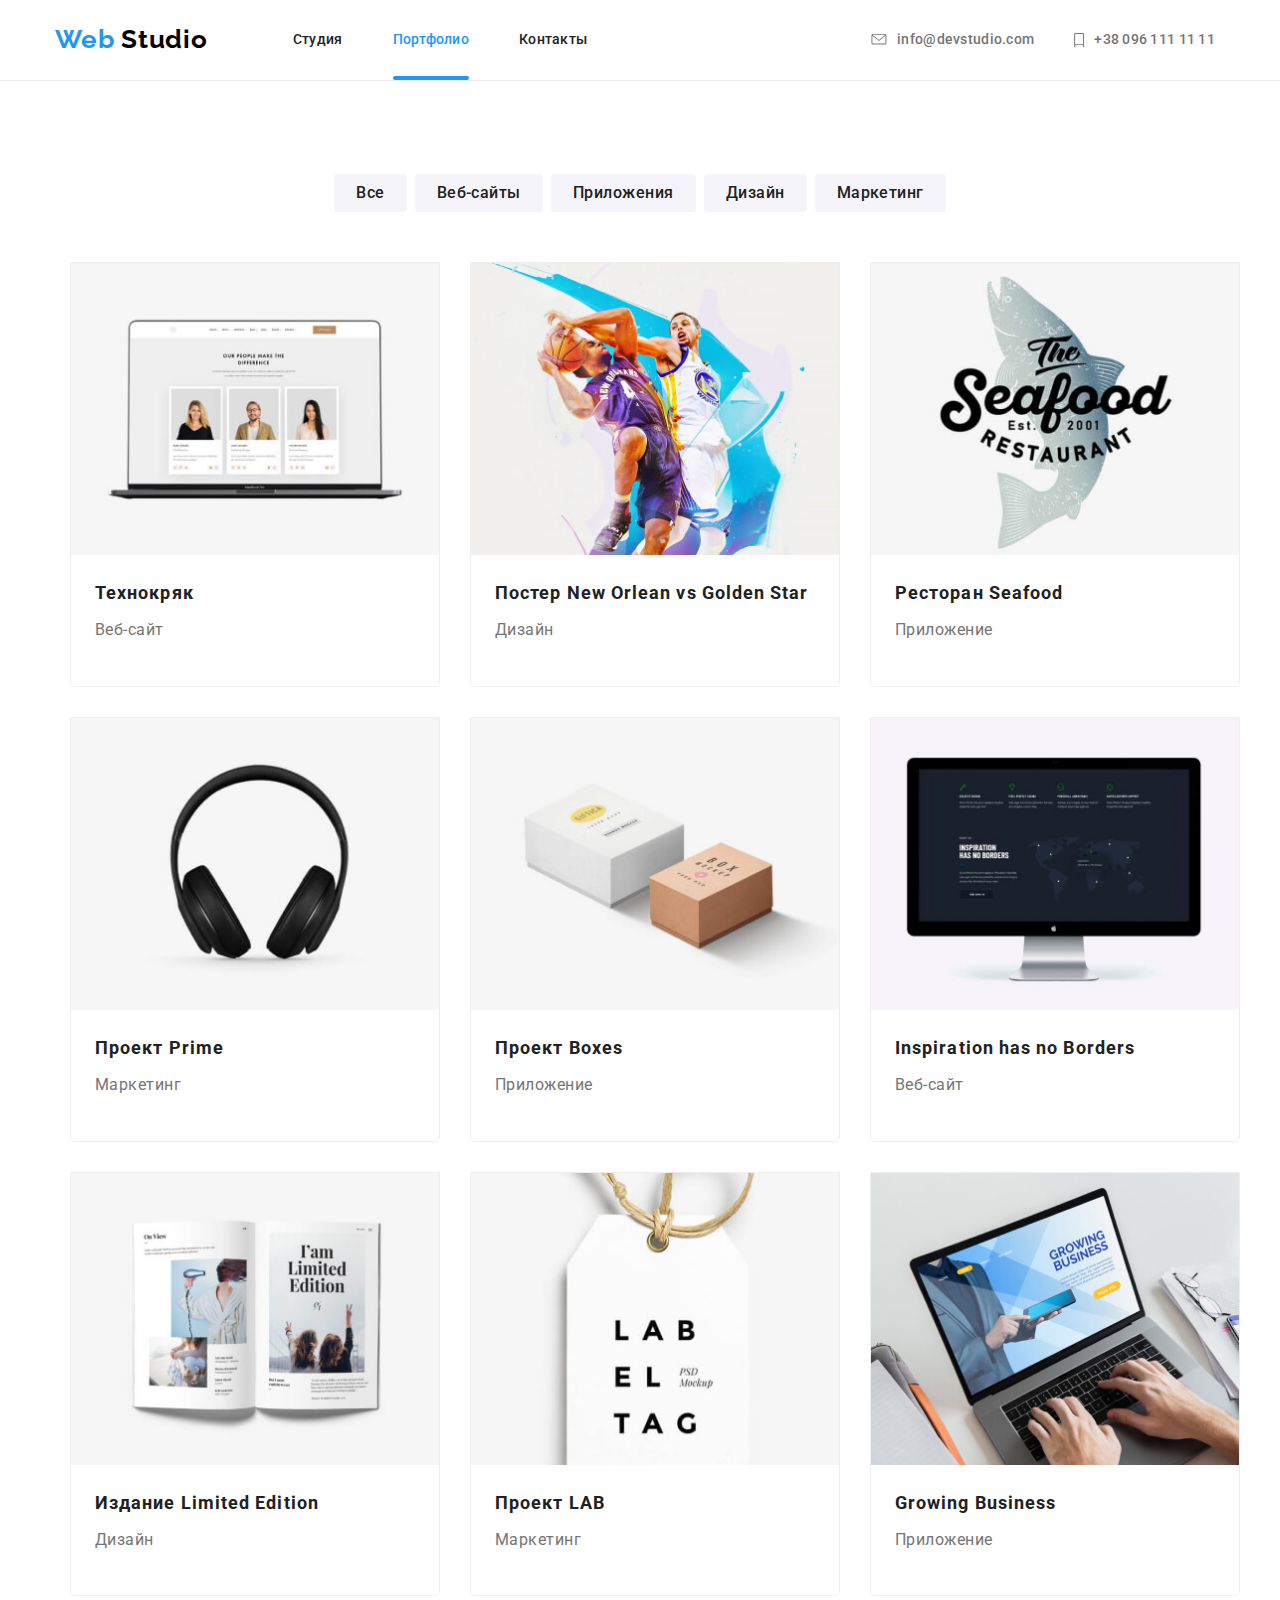
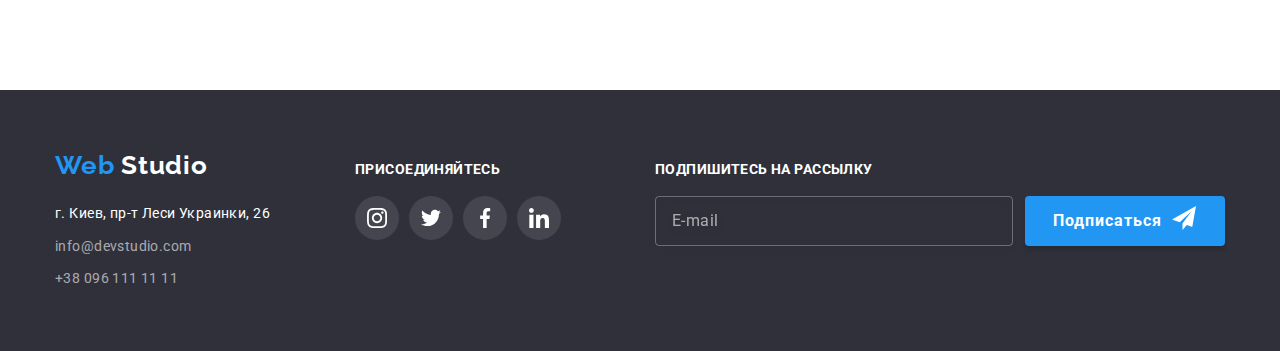
<file: portfolio.html>
<!DOCTYPE html>
<html lang="ru">
  <head>
    <meta charset="UTF-8" />
    <meta name="viewport" content="width=device-width, initial-scale=1.0" />
    <title>WebStudio</title>
    <link
      href="https://fonts.googleapis.com/css2?family=Raleway:wght@700&family=Roboto:wght@400;500;700;900&display=swap"
      rel="stylesheet"
    />
    <link rel="stylesheet" href="./css/normalise.css" />
    <link rel="stylesheet" href="./css/style.css" />
    <link rel="stylesheet" href="./css/main.min.css" />
  </head>
  <body>
    <!-- Шапка сайта -->
    <header class="header header-portfolio">
      <div class="container portfolio">
        <nav class="site-nav">
          <a class="logo" lang="en" href="./index.html">
            <span class="logo-web">Web</span>
            <span class="logo-studio"> Studio</span>
          </a>
          <ul class="site-nav-list list">
            <li class="site-nav-list-item">
              <a href="./index.html" class="site-nav-list-item-link link"
                >Студия</a
              >
            </li>
            <li class="site-nav-list-item">
              <a
                href="./portfolio.html"
                class="active-list-item site-nav-list-item-link link"
                >Портфолио</a
              >
            </li>
            <li class="site-nav-list-item">
              <a href="" class="site-nav-list-item-link link">Контакты</a>
            </li>
          </ul>
        </nav>
        <div class="contacts">
          <ul class="contacts-list list">
            <li class="contacts-list-item">
              <a
                href="mailto:info@devstudio.com"
                class="contacts-list-icon link"
              >
                <svg class="mail-smartphone-icon" width="16px" height="11.2px">
                  <use href="./images/sprite.svg#icon-e-mail"></use>
                </svg>
                info@devstudio.com</a
              >
            </li>
            <li class="contacts-list-item">
              <a href="tel:+380961111111" class="contacts-list-icon link">
                <svg class="mail-smartphone-icon" width="10px" height="14.94px">
                  <use href="./images/sprite.svg#icon-smartphone"></use>
                </svg>
                +38 096 111 11 11</a
              >
            </li>
          </ul>
        </div>
      </div>
    </header>
    <main>
      <!--Список кнопок Портфолио-->
      <section class="container section-portfolio">
        <h1 class="visually-hidden">Портфолио</h1>
        <ul class="filter-groups list">
          <li class="filter-groups-item">
            <button class="button" type="button">Все</button>
          </li>
          <li class="filter-groups-item">
            <button class="button" type="button">Веб-сайты</button>
          </li>
          <li class="filter-groups-item">
            <button class="button" type="button">Приложения</button>
          </li>
          <li class="filter-groups-item">
            <button class="button" type="button">Дизайн</button>
          </li>
          <li class="filter-groups-item">
            <button class="button" type="button">Маркетинг</button>
          </li>
        </ul>
        <div class="container">
          <ul class="projects list">
            <li class="projects-flex-element">
              <a class="projects-link link" href="">
                <div class="projects-flex-element-img">
                  <img
                    class="projects-flex-element-image"
                    src="./images/notebook-foto.jpg"
                    alt="Проект1"
                    width="370"
                  />
                  <p class="projects-description">
                    Технокряк это современная площадка распространения
                    коронавируса. Компании используют эту платформу для
                    цифрового шпионажа и атак на защищённые сервера конкурентов.
                  </p>
                </div>
                <div class="card-content">
                  <h2 class="projects-title">Технокряк</h2>
                  <p class="projects-kind">Веб-сайт</p>
                </div>
              </a>
            </li>

            <li class="projects-flex-element">
              <a class="projects-link link" href="">
                <div class="projects-flex-element-img">
                  <img
                    class="projects-flex-element-image"
                    src="./images/basketball.jpg"
                    alt="Баскетбол"
                    width="370"
                  />
                  <p class="projects-description">
                    Технокряк это современная площадка распространения
                    коронавируса. Компании используют эту платформу для
                    цифрового шпионажа и атак на защищённые сервера конкурентов.
                  </p>
                </div>
                <div class="card-content">
                  <h2 class="projects-title">
                    Постер <span lang="en"> New Orlean vs Golden Star</span>
                  </h2>
                  <p class="projects-kind">Дизайн</p>
                </div>
              </a>
            </li>

            <li class="projects-flex-element">
              <a class="projects-link link" href="">
                <div class="projects-flex-element-img">
                  <img
                    class="projects-flex-element-image"
                    src="./images/restaurant.jpg"
                    alt="Ресторан"
                    width="370"
                  />
                  <p class="projects-description">
                    Технокряк это современная площадка распространения
                    коронавируса. Компании используют эту платформу для
                    цифрового шпионажа и атак на защищённые сервера конкурентов.
                  </p>
                </div>
                <div class="card-content">
                  <h2 class="projects-title">
                    Ресторан <span lang="en">Seafood</span>
                  </h2>
                  <p class="projects-kind">Приложение</p>
                </div>
              </a>
            </li>

            <li class="projects-flex-element">
              <a class="projects-link link" href="">
                <div class="projects-flex-element-img">
                  <img
                    class="projects-flex-element-image"
                    src="./images/headphones.jpg"
                    alt="Наушники"
                    width="370"
                  />

                  <p class="projects-description">
                    Технокряк это современная площадка распространения
                    коронавируса. Компании используют эту платформу для
                    цифрового шпионажа и атак на защищённые сервера конкурентов.
                  </p>
                </div>
                <div class="card-content">
                  <h2 class="projects-title">
                    Проект <span lang="en">Prime</span>
                  </h2>
                  <p class="projects-kind">Маркетинг</p>
                </div>
              </a>
            </li>

            <li class="projects-flex-element">
              <a class="projects-link link" href="">
                <div class="projects-flex-element-img">
                  <img
                    class="projects-flex-element-image"
                    src="./images/boxes.jpg"
                    alt="Коробки"
                    width="370"
                  />

                  <p class="projects-description">
                    Технокряк это современная площадка распространения
                    коронавируса. Компании используют эту платформу для
                    цифрового шпионажа и атак на защищённые сервера конкурентов.
                  </p>
                </div>
                <div class="card-content">
                  <h2 class="projects-title">
                    Проект <span lang="en">Boxes</span>
                  </h2>
                  <p class="projects-kind">Приложение</p>
                </div>
              </a>
            </li>

            <li class="projects-flex-element">
              <a class="projects-link link" href="">
                <div class="projects-flex-element-img">
                  <img
                    class="projects-flex-element-image"
                    src="./images/desktop-portfolio.jpg"
                    alt="Десктоп"
                    width="370"
                  />

                  <p class="projects-description">
                    Технокряк это современная площадка распространения
                    коронавируса. Компании используют эту платформу для
                    цифрового шпионажа и атак на защищённые сервера конкурентов.
                  </p>
                </div>
                <div class="card-content">
                  <h2 lang="en" class="projects-title">
                    Inspiration has no Borders
                  </h2>
                  <p class="projects-kind">Веб-сайт</p>
                </div>
              </a>
            </li>

            <li class="projects-flex-element">
              <a class="projects-link link" href="">
                <div class="projects-flex-element-img">
                  <img
                    class="projects-flex-element-image"
                    src="./images/magazine.jpg"
                    alt="Журнал"
                    width="370"
                  />

                  <p class="projects-description">
                    Технокряк это современная площадка распространения
                    коронавируса. Компании используют эту платформу для
                    цифрового шпионажа и атак на защищённые сервера конкурентов.
                  </p>
                </div>
                <div class="card-content">
                  <h2 class="projects-title">
                    Издание <span lang="en">Limited Edition</span>
                  </h2>
                  <p class="projects-kind">Дизайн</p>
                </div>
              </a>
            </li>

            <li class="projects-flex-element">
              <a class="projects-link link" href="">
                <div class="projects-flex-element-img">
                  <img
                    class="projects-flex-element-image"
                    src="./images/label.jpg"
                    alt="Бирка"
                    width="370"
                  />

                  <p class="projects-description">
                    Технокряк это современная площадка распространения
                    коронавируса. Компании используют эту платформу для
                    цифрового шпионажа и атак на защищённые сервера конкурентов.
                  </p>
                </div>
                <div class="card-content">
                  <h2 class="projects-title">
                    Проект <span lang="en">LAB</span>
                  </h2>
                  <p class="projects-kind">Маркетинг</p>
                </div>
              </a>
            </li>

            <li class="projects-flex-element">
              <a class="projects-link link" href="">
                <div class="projects-flex-element-img">
                  <img
                    class="projects-flex-element-image"
                    src="./images/laptop.jpg"
                    alt="Лаптоп"
                    width="370"
                  />

                  <p class="projects-description">
                    Технокряк это современная площадка распространения
                    коронавируса. Компании используют эту платформу для
                    цифрового шпионажа и атак на защищённые сервера конкурентов.
                  </p>
                </div>
                <div class="card-content">
                  <h2 lang="en" class="projects-title">Growing Business</h2>
                  <p class="projects-kind">Приложение</p>
                </div>
              </a>
            </li>
          </ul>
        </div>
      </section>
    </main>
    <footer class="footer-section">
      <div class="container">
        <div class="footer-content">
          <a class="logo" lang="en" href="./index.html">
            <span class="logo-web">Web</span>
            <span class="logo-studio"> Studio</span>
          </a>
          <address class="footer-contacts">
            <a
              class="address element"
              href="https://goo.gl/maps/XEjchAh31XE4xnym6"
              target="_blank"
              >г. Киев, пр-т Леси Украинки, 26</a
            >
            <a class="link element" href="mailto:info@devstudio.com"
              >info@devstudio.com</a
            >
            <a class="link element" href="tel:+380961111111"
              >+38 096 111 11 11</a
            >
          </address>
        </div>

        <div class="subscribe">
          <h3 class="subscribe-title">присоединяйтесь</h3>
          <ul class="social list subscribe-list">
            <li class="social-list-item">
              <a
                class="social-list-item-link link"
                href=""
                aria-label="Ссылка на Instagram"
              >
                <svg class="social-list-item-icon" width="20" height="20">
                  <use href="./images/sprite.svg#icon-instagram"></use>
                </svg>
              </a>
            </li>
            <li class="social-list-item">
              <a
                class="social-list-item-link link"
                href=""
                aria-label="Ссылка на Twitter"
              >
                <svg class="social-list-item-icon" width="20" height="20">
                  <use href="./images/sprite.svg#icon-twitter"></use>
                </svg>
              </a>
            </li>
            <li class="social-list-item">
              <a
                class="social-list-item-link link"
                href=""
                aria-label="Ссылка на Facebook"
              >
                <svg class="social-list-item-icon" width="20" height="20">
                  <use href="./images/sprite.svg#icon-facebook"></use>
                </svg>
              </a>
            </li>
            <li class="social-list-item">
              <a
                class="social-list-item-link link"
                href=""
                aria-label="Ссылка на Linkedin"
              >
                <svg class="social-list-item-icon" width="20" height="20">
                  <use href="./images/sprite.svg#icon-linkedin"></use>
                </svg>
              </a>
            </li>
          </ul>
        </div>
        <div class="follow-us">
          <b class="form-title"> подпишитесь на рассылку</b>
          <form class="footer-form">
            <input
              type="email"
              name="email"
              id="user-email"
              class="form-input"
              placeholder="E-mail"
              required
            />

            <button class="button button-follow-us">
              Подписаться
              <svg class="button-follow-us-icon" width="24" height="24">
                <use href="./images/sprite.svg#icon-airplain"></use>
              </svg>
            </button>
          </form>
        </div>
      </div>
    </footer>
  </body>
</html>
</file>
<file: css/style.css>
:root {
  --primary-text-color: #757575;
  --title-text-color: #212121;
  --accent-color: #2196f3;
  --primary-white-color: #ffffff;
  --secondary-background-color: rgba(47, 48, 58, 0.8);
  --secondary-accent-color: #188ce8;
  --secondary-text-color: rgba(255, 255, 255, 0.6);
  --footer-background: #2f303a;
  --logo-color: #000000;
  --secondary-white-color: #f5f4fa;
  --border-color: #afb1b8;
}
html {
  box-sizing: border-box;
}

*,
*::before,
*::after {
  box-sizing: inherit;
  margin: 0;
  padding: 0;
}

body {
  background-color: var(--primary-white-color);
  font-family: Roboto, sans-serif;
  font-size: 14px;
  color: $primary-text-color;
}

button {
  border: none;
}

.list {
  list-style: none;
}

.link {
  text-decoration: none;
  display: block;
  margin: 0;
  padding: 0;
}

img {
  display: block;
  max-width: 100%;
  height: auto;
}
h1,
h2,
h3,
h4,
p {
  margin: 0;
  padding: 0;
}

.section {
  padding-bottom: 94px;
}

.container {
  width: 1200px;
  padding-left: 15px;
  padding-right: 15px;
  margin-left: auto;
  margin-right: auto;
}

.visually-hidden {
  position: absolute;
  width: 1px;
  height: 1px;
  margin: -1px;
  border: 0;
  padding: 0;
  clip: rect(0 0 0 0);
  overflow: hidden;
}

/*Header-portfolio*/
.projects {
  display: flex;
  flex-wrap: wrap;
  padding-bottom: 94px;
}

.header-portfolio {
  border-bottom: 1px solid #ececec;
}

.portfolio .container {
  padding-bottom: 93px;
}

.section-portfolio {
  padding-top: 93px;
}

/*Header*/
.header {
  line-height: normal;
}

.header .container {
  display: flex;
  flex-wrap: wrap;
  align-items: center;
  justify-content: space-between;
  min-height: 80px;
  padding-bottom: 0;
  padding-top: 0;
}

.contacts-list {
  display: flex;
  align-items: center;
}

.contacts-list-item:not(:last-child) {
  margin-right: 30px;
}

.contacts-list .link {
  display: flex;
  align-items: center;
  margin-right: 10px;
}

.logo {
  margin-right: 85px;
  font-family: Raleway;
  font-style: normal;
  font-weight: bold;
  font-size: 26px;
  line-height: 1.2;
  letter-spacing: 0.03em;
  text-decoration: none;
}
.logo-web {
  color: $accent-color;
}
.logo-studio {
  color: $logo-color;
}
.site-nav-list {
  display: flex;
}

.site-nav-list-item-link {
  position: relative;
  padding-top: 32px;
  padding-bottom: 32px;
  transition: color 250ms $transition-timing-function;
}

.site-nav-list-item:not(:last-child) {
  margin-right: 50px;
}

.active-list-item::after {
  display: block;
  position: absolute;
  width: 100%;
  height: 4px;
  content: "";

  background-color: $accent-color;
  border-radius: 2px;
  margin-top: 28px;
}

.site-nav {
  display: flex;
  align-items: center;
  flex-wrap: wrap;
}

.site-nav-list .link {
  font-weight: 500;
  line-height: 1.14;
  letter-spacing: 0.02em;
  color: $title-text-color;
  list-style: none;
  transition: color 250ms $transition-timing-function;
}

.site-nav-list-item-link:hover,
.site-nav-list-item-link:focus {
  color: $accent-color;
}

.site-nav-list .active-list-item {
  color: $accent-color;
}
.contacts-list .link {
  font-weight: 500;
  font-size: 14px;
  line-height: 1.14;
  letter-spacing: 0.02em;
  color: $primary-text-color;
  transition: color 250ms $transition-timing-function;
}

.mail-smartphone-icon {
  justify-content: center;
  fill: currentColor;
  margin-right: 10px;
}

.contacts-list-icon:hover,
.contacts-list-icon:focus,
.mail-smartphone-icon:hover,
.mail-smartphone-icon:focus {
  color: $accent-color;
}

/*Hero*/
.section-hero {
  text-align: center;
  margin-right: auto;
  margin-left: auto;
  padding-bottom: 94px;
}

.section-features {
  padding-top: 94px;
  padding-bottom: 94px;
}

.title-hero {
  margin: 0;
  padding: 0;

  font-weight: 900;
  font-size: 44px;
  line-height: 1.4;
  text-align: center;
  letter-spacing: 0.06em;
  text-transform: uppercase;
  color: $primary-white-color;
  margin-bottom: 30px;
  padding-top: 200px;
}

.filter-groups {
  display: flex;
  align-items: center;
  margin-bottom: 50px;
  justify-content: center;
}

.filter-groups-item:not(:last-child) {
  margin-right: 8px;
}

.section-title {
  margin: 0;
  padding: 0;

  font-weight: bold;
  font-size: 36px;
  line-height: 1.17;
  text-align: center;
  letter-spacing: 0.03em;
  color: $title-text-color;
  margin-bottom: 50px;
}

.section-hero .modal-button {
  display: inline-block;
  border: none;
  border-radius: 4px;
  min-width: 136px;
  padding-top: 10px;
  padding-right: 32px;
  padding-bottom: 10px;
  padding-left: 32px;

  color: $primary-white-color;
  background: $accent-color;
  box-shadow: 0px 4px 4px rgba(0, 0, 0, 0.15);

  cursor: pointer;
  font-weight: 700;
  font-size: 16px;
  line-height: 1.88;
  letter-spacing: 0.06em;
  transform: scale(1);
  transition: background-color 250ms $transition-timing-function;
}

.section-hero .button:hover,
.section-hero .button:focus {
  background-color: $secondary-accent-color;
  border: none;
  transform: scale(1.1);
}

.overlay {
  max-width: 1600px;
  height: 600px;
  margin: 0px;
  padding: 0px;
  background-image: linear-gradient(
      to bottom,
      rgba(47, 48, 58, 0.8),
      rgba(47, 48, 58, 0.8)
    ),
    url(../images/Header-img.jpg);
  background-repeat: no-repeat;
  background-position: center;
  background-size: cover;
  margin-left: auto;
  margin-right: auto;
}

/*Portfolio-Filter-groups*/
.filter-groups .button {
  display: block;
  border: none;
  border-radius: 4px;
  box-shadow: none;
  width: 100%;
  margin-left: auto;
  margin-right: auto;
  padding-top: 6px;
  padding-right: 22px;
  padding-bottom: 6px;
  padding-left: 22px;
  align-items: center;
  text-align: center;

  font-style: normal;
  font-weight: 500;
  font-size: 16px;
  line-height: 1.63;
  cursor: pointer;

  letter-spacing: 0.03em;
  color: $title-text-color;
  background-color: $secondary-white-color;
  border: unset;
  border: none;
  transition: background-color 250ms $transition-timing-function,
    color 250ms $transition-timing-function,
    box-shadow 250ms $transition-timing-function;
}

.filter-groups .button:hover,
.filter-groups .button:focus {
  color: $primary-white-color;
  background-color: $accent-color;
  box-shadow: 0px 2px 2px rgba(0, 0, 0, 0.12), 0px 1px 2px rgba(0, 0, 0, 0.08),
    0px 3px 1px rgba(0, 0, 0, 0.1);
  border-color: transparent;
  border: none;
}

.filter-groups .button:active {
  background: $accent-color;
  border: none;
  border-radius: 4px;
  box-shadow: 0px 3px 1px rgba(0, 0, 0, 0.1), 0px 1px 2px rgba(0, 0, 0, 0.08),
    0px 2px 2px rgba(0, 0, 0, 0.12);
}

.image {
  position: relative;
  margin-right: 30px;
}

.projects-flex-element-img {
  position: relative;
  overflow: hidden;
}

.projects-description {
  position: absolute;
  transform: translateY(101%);
  left: 0;
  top: 0;
  opacity: 0;
  transition: transform 250ms $transition-timing-function,
    opacity 250ms $transition-timing-function;
  font-weight: normal;
  font-size: 18px;
  line-height: 1.56;
  letter-spacing: 0.03em;
  color: $primary-white-color;
  background-color: $accent-color;
  margin: 0;
  padding-left: 24px;
  padding-right: 24px;
  padding-bottom: 63px;
  padding-top: 63px;
  height: 100%;
  width: 100%;
}
.projects-link:hover .projects-description,
.projects-link:focus .projects-description {
  transform: translateY(0);
  opacity: 1;
}

.projects-flex-element {
  border: 1px solid #eeeeee;
  box-sizing: border-box;
  border-bottom-right-radius: 5px;
  border-bottom-left-radius: 5px;
  width: calc((100% - 60px) / 3);
  margin-right: 30px;
  margin-bottom: 30px;
  overflow: hidden;
}

.projects-flex-element:hover,
.projects-flex-element:focus {
  box-shadow: 1px 4px 6px rgba(0, 0, 0, 0.16), 0px 4px 4px rgba(0, 0, 0, 0.06),
    0px 1px 1px rgba(0, 0, 0, 0.12);
}

.card-content {
  display: block;
  background: $primary-white-color;
  padding-left: 24px;
  padding-right: 24px;
  padding-top: 20px;
  padding-bottom: 20px;
}

.projects-flex-element:nth-child(3n) {
  margin-right: 0;
}

.projects-flex-element:nth-last-child(-n + 3) {
  margin-bottom: 0;
}

.projects-flex-element:hover,
.projects-flex-element:focus {
  box-shadow: 1px 4px 6px rgba(0, 0, 0, 0.16), 0px 4px 4px rgba(0, 0, 0, 0.06),
    0px 1px 1px rgba(0, 0, 0, 0.12);
}

.projects-title {
  margin-bottom: 4px;
  font-weight: bold;
  font-size: 18px;
  line-height: 2;
  letter-spacing: 0.06em;
  color: $title-text-color;
}

.projects-kind {
  margin-bottom: 20px;
  font-size: 16px;
  line-height: 1.9;
  letter-spacing: 0.03em;
  color: $primary-text-color;
}

/*Наши особенности*/
.features-list .title {
  padding-bottom: 10px;
  font-weight: bold;
  font-size: 14px;
  line-height: 1.14;
  letter-spacing: 0.03em;
  text-transform: uppercase;
  color: $title-text-color;
}
.features-list .content {
  font-size: 14px;
  line-height: 1.71;
  letter-spacing: 0.03em;
  color: $primary-text-color;
}
.features-list {
  display: flex;
  align-items: center;
}

.features-list-item {
  width: 270px;
}

.features-list-item-link {
  display: flex;
  width: 100%;
  height: 120px;
  background-color: $secondary-white-color;
  justify-content: center;
  align-items: center;
  border-radius: 4px;
  margin-bottom: 30px;
}

.features-list-item-icon {
  display: flex;
  justify-content: center;
  align-items: center;
}

.features-list-item:not(:last-child) {
  margin-right: 30px;
}

.features-list-item:nth-child(4n) {
  margin-right: 0;
}

/*Чем мы занимаемся*/
.activities-list {
  display: flex;
  align-items: center;
}

.activities-list .title {
  font-weight: bold;
  font-size: 14px;
  line-height: 1.14;
  text-align: center;
  letter-spacing: 0.03em;
  text-transform: uppercase;
  background-color: $secondary-background-color;
  color: $primary-white-color;
}
.activities-list-item {
  margin-right: 30px;
}

.activities-list-title {
  position: absolute;
  bottom: 0;
  left: 0;

  display: flex;
  width: 100%;
  height: 70px;
  justify-content: center;
  align-items: center;
}

/*Наша команда*/
.team-list {
  display: flex;
  align-items: center;
}

.team {
  padding-top: 94px;
  background-color: $secondary-white-color;
}

.team-list-item-image {
  margin-bottom: 30px;
}

.team-list .member {
  text-align: center;
  margin-bottom: 10px;
  font-weight: 500;
  font-size: 16px;
  line-height: 1.19;
  letter-spacing: 0.03em;
  color: $title-text-color;
}

.team-list .member .specialty {
  font-size: 16px;
  line-height: 1.19;
  text-align: center;
  letter-spacing: 0.03em;
  color: $primary-text-color;
}

.specialty {
  text-align: center;
  margin-bottom: 16px;
}
.team-list-item {
  background: $primary-white-color;
  box-shadow: 0px 2px 1px rgba(0, 0, 0, 0.2), 0px 1px 1px rgba(0, 0, 0, 0.14),
    0px 1px 3px rgba(0, 0, 0, 0.12);
  border-radius: 0px 0px 4px 4px;
  margin-right: 30px;
}

.team-list-item:nth-child(4n) {
  margin-right: 0;
}

.social-list {
  display: flex;
  padding-bottom: 24px;
  justify-content: center;
  align-items: center;
}

.social-list-item {
  margin-right: 10px;
  border-radius: 50%;
}

.social-list-item-link {
  fill: #afb1b8;
  display: flex;
  align-items: center;
  justify-content: center;
  border-radius: 50%;
  width: 44px;
  height: 44px;
  transition: fill 250ms $transition-timing-function,
    background-color 250ms $transition-timing-function;
}

.social-list-item:hover,
.social-list-item:focus,
.social-list-item-link:hover,
.social-list-item-link:focus {
  fill: $primary-white-color;
  background-color: $accent-color;
}
.social-list-item:nth-child(4n) {
  margin-right: 0;
}

/*Постоянные клиенты*/
.subscribe-list .social-list-item {
  background-color: rgba(255, 255, 255, 0.1);
  border-radius: 50%;
  transition: background-color 250ms $transition-timing-function;
}

.social-list-item-icon {
  transition: color 250ms $transition-timing-function;
}

.subscribe-list .social-list-item:hover,
.subscribe-list .social-list-item:focus {
  background-color: $accent-color;
}
.subscribe-list .social-list-item .social-list-item-link {
  fill: $primary-white-color;
}

.clients {
  display: flex;
  align-items: center;
}

.clients-item {
  width: 170px;
  height: 90px;
  margin-right: 30px;
}

.clients-section {
  padding-top: 94px;
}

.clients-item:nth-child(6n) {
  margin-right: 0;
}

.clients-link {
  display: flex;
  width: 170px;
  height: 90px;
  justify-content: center;
  align-items: center;
  border: solid #afb1b8 1px;
  border-radius: 4px;
  transition: border 250ms $transition-timing-function;
}

.clients-link:hover,
.clients-link:focus {
  border: solid $accent-color 1px;
}
.clients-link:hover .clients-item-icon,
.clients-link:focus .clients-item-icon {
  fill: $accent-color;
}
.clients-item-icon {
  fill: #afb1b8;
  transition: fill 250ms $transition-timing-function;
}

/*Footer*/
.footer-section .container {
  display: flex;
  align-items: baseline;
  justify-content: space-between;
}

.footer-section {
  background-color: $footer-background;
  padding-bottom: 60px;
  padding-top: 60px;
}
.footer-section .logo-studio {
  color: $primary-white-color;
}

.footer-section .logo {
  margin-bottom: 20px;
}

.footer-section .element {
  display: flex;
  margin-bottom: 9px;
}

.footer-section .element:nth-child(3n) {
  margin-bottom: 0;
}

.footer-contacts .address {
  font-style: normal;
  font-size: 14px;
  line-height: 1.71;
  letter-spacing: 0.03em;
  color: $primary-white-color;
  text-decoration: none;
}
.footer-contacts .link {
  font-style: normal;
  font-size: 14px;
  line-height: 1.71;
  letter-spacing: 0.03em;
  color: $secondary-text-color;
}

.footer-content {
  flex-basis: 25%;
  margin-right: 30px;
}

.subscribe {
  flex-basis: 25%;
  margin-right: 30px;
}

.subscribe-list {
  display: flex;
}

.subscribe-title {
  font-weight: 700;
  font-size: 14px;
  line-height: 0.88;
  letter-spacing: 0.03em;
  text-transform: uppercase;

  color: $primary-white-color;
  margin-bottom: 20px;
}

.footer-contacts {
  padding-top: 20px;
}

.button-follow-us {
  display: flex;
  border: none;
  border-radius: 4px;
  min-width: 200px;
  padding-top: 10px;
  padding-right: 28px;
  padding-bottom: 10px;
  padding-left: 28px;

  cursor: pointer;
  color: $primary-white-color;
  background: $accent-color;
  box-shadow: 0px 4px 4px rgba(0, 0, 0, 0.15);

  font-weight: 700;
  font-size: 16px;
  line-height: 1.88;
  letter-spacing: 0.06em;
  transition: background-color 250ms $transition-timing-function;
}

.button-follow-us-icon::after {
  display: inline-flex;
  align-self: center;
}

.button-follow-us-icon {
  fill: $primary-white-color;
  margin-left: 10px;
  border: unset;
  border: none;
}

.follow-us {
  flex-basis: 50%;
}

.form-input {
  width: 358px;
  height: 50px;
  color: $primary-white-color;
  background-color: transparent;
  border: 1px solid rgba(255, 255, 255, 0.3);
  box-sizing: border-box;
  filter: drop-shadow(0px 4px 4px rgba(0, 0, 0, 0.15));
  border-radius: 4px;
  margin-right: 12px;

  padding: 15px 16px;
}

.form-title {
  display: block;
  font-weight: 700;
  font-size: 14px;
  line-height: 0.88;
  letter-spacing: 0.03em;
  text-transform: uppercase;

  color: $primary-white-color;
  margin-bottom: 20px;
}

.footer-form {
  display: flex;
  align-items: center;

  color: $primary-white-color;
}

.form-input::placeholder {
  font-size: 16px;
  line-height: 1.25;

  display: flex;
  align-items: center;
  letter-spacing: 0.03em;

  color: rgba(255, 255, 255, 0.6);
}
/* MODAL WINDOW */
.backdrop {
  position: fixed;
  left: 0;
  top: 0;
  width: 100%;
  height: 100%;
  background-color: rgba(0, 0, 0, 0.2);
  z-index: 100;
  transition: opacity 250ms $transition-timing-function,
    visibility 250ms $transition-timing-function;
}

.modal-form {
  position: absolute;
  top: 50%;
  left: 50%;
  transform: translate(-50%, -50%);

  width: auto;
  flex-direction: column;
  background: $primary-white-color;
  box-shadow: 0px 1px 3px rgba(0, 0, 0, 0.12), 0px 1px 1px rgba(0, 0, 0, 0.14),
    0px 2px 1px rgba(0, 0, 0, 0.2);
  border-radius: 4px;
  padding: 40px;
  transition: transform 250ms $transition-timing-function;
}

.is-hidden .modal-form {
  transform: translate(-50%, 50%);
}

.is-hidden {
  opacity: 0;
  visibility: hidden;
  pointer-events: none;
}

.modal-form-title {
  font-style: normal;
  font-weight: 700;
  font-size: 20px;
  line-height: 0.88;
  text-align: center;
  letter-spacing: 0.03em;

  color: $title-text-color;
  margin-bottom: 30px;
}

.modal-form-input-wrapper {
  position: relative;
  margin-bottom: 28px;
}

.modal-form-input {
  display: block;
  height: 40px;

  padding-top: 16px;
  padding-bottom: 12px;
  padding-right: 16px;
  padding-left: 42px;
  width: 100%;

  border: 1px solid rgba(33, 33, 33, 0.2);
  border-radius: 4px;

  transition: border 250ms $transition-timing-function,
    transform 250ms $transition-timing-function;
  cursor: pointer;

  box-shadow: 0 0 0 1000px $primary-white-color inset;

  color: $accent-color;
}

.modal-form-field {
  position: relative;
  margin-bottom: 20px;
}

.modal-form-message {
  width: 100%;
  height: 120px;
  font-weight: 600;
  font-size: 14px;
  line-height: 0.87;
  letter-spacing: 0.1em;
  border: 1px solid rgba(94, 53, 53, 0.2);
  border-radius: 4px;
  padding-top: 16px;
  padding-left: 16px;

  resize: none;
  transition: border 250ms $transition-timing-function;
  cursor: pointer;
}

.modal-icon {
  position: absolute;
  top: 50%;
  left: 16px;
  transform: translateY(-50%);

  fill: $title-text-color;

  transition: fill 250ms $transition-timing-function;
}

.modal-form-input::placeholder {
  color: transparent;
  transition: color 250ms $transition-timing-function 250ms;
}

.modal-form-input {
  color: $primary-text-color;
}
.modal-form-message:focus::placeholder {
  color: $accent-color;
}

.modal-form-message:focus + .modal-message-label {
  font-size: 12px;
  line-height: 1.17;

  transform: translate(-26px, -40px);

  color: $accent-color;
}

.modal-form-input:focus
  + .modal-form-label
  /*.modal-form-input:not(:placeholder-shown)
  + .modal-form-label*/ {
  font-size: 12px;
  line-height: 1.17;
  transform: translate(-30px, -45px);
  color: $accent-color;
}

.modal-form-input:focus,
.modal-form-message:focus {
  outline: none;
  border-color: $accent-color;
}

.modal-form-input:focus ~ .modal-icon {
  fill: $accent-color;
}

.modal-form-label {
  position: absolute;
  top: 50%;
  left: 46px;
  transform: translateY(-50%);

  font-size: 14px;
  line-height: 0.88;
  letter-spacing: 0.1em;

  transition: transform 250ms $transition-timing-function,
    color 250ms $transition-timing-function,
    font-size 250ms $transition-timing-function,
    line-height 250ms $transition-timing-function;
}

.modal-message-label {
  position: absolute;
  top: 10%;
  left: 20px;
  font-weight: 400;
  font-size: 14px;
  line-height: 0.87;
  letter-spacing: 0.1em;
  transition: transform 250ms $transition-timing-function,
    color 250ms $transition-timing-function,
    font-size 250ms $transition-timing-function,
    line-height 250ms $transition-timing-function;
}

.modal-form-checkbox {
  position: absolute;
  width: 1px;
  height: 1px;
  margin: -1px;
  border: 0;
  padding: 0;
  clip: rect(0 0 0 0);
  overflow: hidden;
}

.modal-form-option-label {
  display: flex;
  align-items: center;
  margin-bottom: 30px;

  font-size: 14px;
  line-height: 0.88;
  letter-spacing: 0.01em;

  color: $primary-text-color;
}

.modal-form-option-label-link {
  font-style: normal;
  font-weight: normal;
  font-size: 14px;
  line-height: 1.71;
  letter-spacing: 0.03em;
  text-decoration-line: underline;

  color: $accent-color;
}

.modal-form-custom-checkbox {
  display: flex;
  width: 16px;
  height: 16px;
  justify-content: center;
  align-items: center;
  margin-right: 7px;
  background-color: $primary-white-color;
  color: $primary-white-color;
  border: solid #afb1b8 1px;
  border-radius: 4px;
  transition: border 250ms $transition-timing-function;
}
.icon-check-modal {
  color: $primary-white-color;
}
.modal-form-option-span {
  font-size: 14px;
  line-height: 1.71;
  letter-spacing: 0.03em;

  color: $primary-text-color;
}

.modal-form-checkbox:checked + .modal-form-custom-checkbox {
  background-color: $accent-color;
  color: $primary-white-color;
  border: 0.2px solid $primary-white-color;
}

.modal-form-btn {
  display: block;
  position: relative;

  /* transform: translateX(50%);*/
  border-radius: 4px;
  border: none;
  border: unset;
  width: 200px;
  height: 50px;
  padding-top: 10px;
  padding-right: 32px;
  padding-bottom: 10px;
  padding-left: 32px;
  margin: auto;

  color: $primary-white-color;
  background: $accent-color;
  box-shadow: 0px 4px 4px rgba(0, 0, 0, 0.15);

  font-weight: 700;
  font-size: 16px;
  line-height: 1.88;
  letter-spacing: 0.06em;
  transition: background-color 250ms $transition-timing-function;
}

.modal-form-btn:hover,
.modal-form-btn:focus {
  background: $secondary-accent-color;
}

.is-hidden {
  opacity: 0;
  visibility: hidden;
  pointer-events: none;
}

.modal-close-btn {
  position: absolute;
  top: 100px;
  right: 508px;

  width: 32px;
  height: 32px;
  border: none;
  border-radius: 50%;
  background: $primary-white-color;
  border: 1px solid rgba(0, 0, 0, 0.1);

  cursor: pointer;
  transition: color 250ms $transition-timing-function;
}

.modal-close-icon:hover {
  fill: $accent-color;
}

.modal-close-btn:hover,
.modal-close-btn:focus {
  color: $accent-color;
  background: $primary-white-color;
  outline: none;
}
</file>
<file: demo-files/demo.css>
body {
  padding: 0;
  margin: 0;
  font-family: sans-serif;
  font-size: 1em;
  line-height: 1.5;
  color: #555;
  background: #fff;
}
h1 {
  font-size: 1.5em;
  font-weight: normal;
  box-shadow: 0 1px #ddd, 0 2px #fff, 0 3px #ddd;
}
small {
  font-size: .66666667em;
}
a {
  color: #e74c3c;
  text-decoration: none;
}
a:hover, a:focus {
  box-shadow: 0 1px #e74c3c;
}
.bshadow0, input {
  box-shadow: inset 0 -2px #e7e7e7;
}
input:hover {
  box-shadow: inset 0 -2px #ccc;
}
input, fieldset {
  font-size: 1em;
  margin: 0;
  padding: 0;
  border: 0;
}
input {
  color: inherit;
  line-height: 1.5;
  height: 1.5em;
  padding: .25em 0;
}
input:focus {
  outline: none;
  box-shadow: inset 0 -2px #449fdb;
}
.glyph {
  font-size: 16px;
  margin-right: 1.5em;
  float: left;
  width: 17em;
}
svg {
  color: #000;
}
.liga {
  width: 80%;
  width: calc(100% - 2.5em);
}
.talign-right {
  text-align: right;
}
.talign-center {
  text-align: center;
}
.bgc1 {
  background: #f1f1f1;
}
.fgc0 {
  color: #000;
}
.fgc1 {
  color: #999;
}
p {
  margin-top: 1em;
  margin-bottom: 1em;
}
.mvm {
  margin-top: .75em;
  margin-bottom: .75em;
}
.mtn {
  margin-top: 0;
}
.mtl, .mal {
  margin-top: 1.5em;
}
.mbl, .mal {
  margin-bottom: 1.5em;
}
.mal, .mhl {
  margin-left: 1.5em;
  margin-right: 1.5em;
}
.mhmm {
  margin-left: 1em;
  margin-right: 1em;
}
.ptl {
  padding-top: 1.5em;
}
.pbs, .pvs {
  padding-bottom: .25em;
}
.pvs, .pts {
  padding-top: .25em;
}
.unit {
  float: left;
}
.unitRight {
  float: right;
}
.size1of2 {
  width: 50%;
}
.size1of1 {
  width: 100%;
}
.clearfix:before, .clearfix:after {
  content: " ";
  display: table;
}
.clearfix:after {
  clear: both;
}
.hidden-true {
  display: none;
}
.textbox0 {
  width: 3em;
  background: #f1f1f1;
  padding: .25em .5em;
  line-height: 1.5;
  height: 1.5em;
}
.fs0 {
  font-size: 16px;
}
.fs1 {
  font-size: 32px;
}
.name {
  margin-left: .25em;
}
</file>
<file: style.css>
:root {
  --primary-text-color: #757575;
  --title-text-color: #212121;
  --accent-color: #2196f3;
  --primary-white-color: #ffffff;
  --secondary-background-color: rgba(47, 48, 58, 0.8);
  --secondary-accent-color: #188ce8;
  --secondary-text-color: rgba(255, 255, 255, 0.6);
  --footer-background: #2f303a;
  --logo-color: #000000;
  --secondary-white-color: #f5f4fa;
  --border-color: #afb1b8;
}
html {
  box-sizing: border-box;
}

*,
*::before,
*::after {
  box-sizing: inherit;
  margin: 0;
  padding: 0;
}
body {
  background-color: var(--primary-white-color);
  font-family: Roboto, sans-serif;
  font-size: 14px;
  color: var(--primary-text-color);
}

button {
  border: none;
}

.list {
  list-style: none;
}

.link {
  text-decoration: none;
  display: block;
  margin: 0;
  padding: 0;
}

img {
  display: block;
  max-width: 100%;
  height: auto;
}
h1,
h2,
h3,
h4,
p {
  margin: 0;
  padding: 0;
}

.section {
  padding-bottom: 94px;
}

.container {
  width: 1200px;
  padding-left: 15px;
  padding-right: 15px;
  margin-left: auto;
  margin-right: auto;
}

.visually-hidden {
  position: absolute;
  width: 1px;
  height: 1px;
  margin: -1px;
  border: 0;
  padding: 0;
  clip: rect(0 0 0 0);
  overflow: hidden;
}

/*Header-portfolio*/
.projects {
  display: flex;
  flex-wrap: wrap;
  padding-bottom: 94px;
}

.header-portfolio {
  border-bottom: 1px solid #ececec;
}

.portfolio .container {
  padding-bottom: 93px;
}

.section-portfolio {
  padding-top: 93px;
}

/*Header*/
.header {
  line-height: normal;
}

.header .container {
  display: flex;
  flex-wrap: wrap;
  align-items: center;
  justify-content: space-between;
  min-height: 80px;
  padding-bottom: 0;
  padding-top: 0;
}

.contacts-list {
  display: flex;
  align-items: center;
}

.contacts-list-item:not(:last-child) {
  margin-right: 30px;
}

.contacts-list .link {
  display: flex;
  align-items: center;
  margin-right: 10px;
}

.logo {
  margin-right: 85px;
  font-family: Raleway;
  font-style: normal;
  font-weight: bold;
  font-size: 26px;
  line-height: 1.2;
  letter-spacing: 0.03em;
  text-decoration: none;
}
.logo-web {
  color: var(--accent-color);
}
.logo-studio {
  color: var(--logo-color);
}
.site-nav-list {
  display: flex;
}

.site-nav-list-item-link {
  position: relative;
  padding-top: 32px;
  padding-bottom: 32px;
  transition: color 250ms cubic-bezier(0.4, 0, 0.2, 1);
}

.site-nav-list-item:not(:last-child) {
  margin-right: 50px;
}

.active-list-item::after {
  display: block;
  position: absolute;
  width: 100%;
  height: 4px;
  content: "";

  background-color: var(--accent-color);
  border-radius: 2px;
  margin-top: 28px;
}

.site-nav {
  display: flex;
  align-items: center;
  flex-wrap: wrap;
}

.site-nav-list .link {
  font-weight: 500;
  line-height: 1.14;
  letter-spacing: 0.02em;
  color: var(--title-text-color);
  list-style: none;
  transition: color 250ms cubic-bezier(0.4, 0, 0.2, 1);
}

.site-nav-list-item-link:hover,
.site-nav-list-item-link:focus {
  color: var(--accent-color);
}

.site-nav-list .active-list-item {
  color: var(--accent-color);
}
.contacts-list .link {
  font-weight: 500;
  font-size: 14px;
  line-height: 1.14;
  letter-spacing: 0.02em;
  color: var(--primary-text-color);
  transition: color 250ms cubic-bezier(0.4, 0, 0.2, 1);
}

.mail-smartphone-icon {
  justify-content: center;
  fill: currentColor;
  margin-right: 10px;
}

.contacts-list-icon:hover,
.contacts-list-icon:focus,
.mail-smartphone-icon:hover,
.mail-smartphone-icon:focus {
  color: var(--accent-color);
}

/*Hero*/
.section-hero {
  text-align: center;
  margin-right: auto;
  margin-left: auto;
  padding-bottom: 94px;
}

.section-features {
  padding-top: 94px;
  padding-bottom: 94px;
}

.title-hero {
  margin: 0;
  padding: 0;

  font-weight: 900;
  font-size: 44px;
  line-height: 1.4;
  text-align: center;
  letter-spacing: 0.06em;
  text-transform: uppercase;
  color: var(--primary-white-color);
  margin-bottom: 30px;
  padding-top: 200px;
}

.filter-groups {
  display: flex;
  align-items: center;
  margin-bottom: 50px;
  justify-content: center;
}

.filter-groups-item:not(:last-child) {
  margin-right: 8px;
}

.section-title {
  margin: 0;
  padding: 0;

  font-weight: bold;
  font-size: 36px;
  line-height: 1.17;
  text-align: center;
  letter-spacing: 0.03em;
  color: var(--title-text-color);
  margin-bottom: 50px;
}

.section-hero .modal-button {
  display: inline-block;
  border: none;
  border-radius: 4px;
  min-width: 136px;
  padding-top: 10px;
  padding-right: 32px;
  padding-bottom: 10px;
  padding-left: 32px;

  color: var(--primary-white-color);
  background: var(--accent-color);
  box-shadow: 0px 4px 4px rgba(0, 0, 0, 0.15);

  cursor: pointer;
  font-weight: 700;
  font-size: 16px;
  line-height: 1.88;
  letter-spacing: 0.06em;
  transform: scale(1);
  transition: background-color 250ms cubic-bezier(0.4, 0, 0.2, 1);
}

.section-hero .button:hover,
.section-hero .button:focus {
  background-color: var(--secondary-accent-color);
  border: none;
  transform: scale(1.1);
}

.overlay {
  max-width: 1600px;
  height: 600px;
  margin: 0px;
  padding: 0px;
  background-image: linear-gradient(
      to bottom,
      rgba(47, 48, 58, 0.8),
      rgba(47, 48, 58, 0.8)
    ),
    url(./images/Header-img.jpg);
  background-repeat: no-repeat;
  background-position: center;
  background-size: cover;
  margin-left: auto;
  margin-right: auto;
}

/*Portfolio-Filter-groups*/
.filter-groups .button {
  display: block;
  border: none;
  border-radius: 4px;
  box-shadow: none;
  width: 100%;
  margin-left: auto;
  margin-right: auto;
  padding-top: 6px;
  padding-right: 22px;
  padding-bottom: 6px;
  padding-left: 22px;
  align-items: center;
  text-align: center;

  font-style: normal;
  font-weight: 500;
  font-size: 16px;
  line-height: 1.63;
  cursor: pointer;

  letter-spacing: 0.03em;
  color: var(--title-text-color);
  background-color: var(--secondary-white-color);
  border: unset;
  border: none;
  transition: background-color 250ms cubic-bezier(0.4, 0, 0.2, 1),
    color 250ms cubic-bezier(0.4, 0, 0.2, 1),
    box-shadow 250ms cubic-bezier(0.4, 0, 0.2, 1);
}

.filter-groups .button:hover,
.filter-groups .button:focus {
  color: var(--primary-white-color);
  background-color: var(--accent-color);
  box-shadow: 0px 2px 2px rgba(0, 0, 0, 0.12), 0px 1px 2px rgba(0, 0, 0, 0.08),
    0px 3px 1px rgba(0, 0, 0, 0.1);
  border-color: transparent;
  border: none;
}

.filter-groups .button:active {
  background: var(--accent-color);
  border: none;
  border-radius: 4px;
  box-shadow: 0px 3px 1px rgba(0, 0, 0, 0.1), 0px 1px 2px rgba(0, 0, 0, 0.08),
    0px 2px 2px rgba(0, 0, 0, 0.12);
}

.image {
  position: relative;
  margin-right: 30px;
}

.projects-flex-element-img {
  position: relative;
  overflow: hidden;
}

.projects-description {
  position: absolute;
  transform: translateY(101%);
  left: 0;
  top: 0;
  opacity: 0;
  transition: transform 250ms cubic-bezier(0.4, 0, 0.2, 1),
    opacity 250ms cubic-bezier(0.4, 0, 0.2, 1);
  font-weight: normal;
  font-size: 18px;
  line-height: 1.56;
  letter-spacing: 0.03em;
  color: var(--primary-white-color);
  background-color: var(--accent-color);
  margin: 0;
  padding-left: 24px;
  padding-right: 24px;
  padding-bottom: 63px;
  padding-top: 63px;
  height: 100%;
  width: 100%;
}
.projects-link:hover .projects-description,
.projects-link:focus .projects-description {
  transform: translateY(0);
  opacity: 1;
}

.projects-flex-element {
  border: 1px solid #eeeeee;
  box-sizing: border-box;
  border-bottom-right-radius: 5px;
  border-bottom-left-radius: 5px;
  width: calc((100% - 60px) / 3);
  margin-right: 30px;
  margin-bottom: 30px;
  overflow: hidden;
}

.projects-flex-element:hover,
.projects-flex-element:focus {
  box-shadow: 1px 4px 6px rgba(0, 0, 0, 0.16), 0px 4px 4px rgba(0, 0, 0, 0.06),
    0px 1px 1px rgba(0, 0, 0, 0.12);
}

.card-content {
  display: block;
  background: var(--primary-white-color);
  padding-left: 24px;
  padding-right: 24px;
  padding-top: 20px;
  padding-bottom: 20px;
}

.projects-flex-element:nth-child(3n) {
  margin-right: 0;
}

.projects-flex-element:nth-last-child(-n + 3) {
  margin-bottom: 0;
}

.projects-flex-element:hover,
.projects-flex-element:focus {
  box-shadow: 1px 4px 6px rgba(0, 0, 0, 0.16), 0px 4px 4px rgba(0, 0, 0, 0.06),
    0px 1px 1px rgba(0, 0, 0, 0.12);
}

.projects-title {
  margin-bottom: 4px;
  font-weight: bold;
  font-size: 18px;
  line-height: 2;
  letter-spacing: 0.06em;
  color: var(--title-text-color);
}

.projects-kind {
  margin-bottom: 20px;
  font-size: 16px;
  line-height: 1.9;
  letter-spacing: 0.03em;
  color: var(--primary-text-color);
}

/*Наши особенности*/
.features-list .title {
  padding-bottom: 10px;
  font-weight: bold;
  font-size: 14px;
  line-height: 1.14;
  letter-spacing: 0.03em;
  text-transform: uppercase;
  color: var(--title-text-color);
}
.features-list .content {
  font-size: 14px;
  line-height: 1.71;
  letter-spacing: 0.03em;
  color: var(--primary-text-color);
}
.features-list {
  display: flex;
  align-items: center;
}

.features-list-item {
  width: 270px;
}

.features-list-item-link {
  display: flex;
  width: 100%;
  height: 120px;
  background-color: var(--secondary-white-color);
  justify-content: center;
  align-items: center;
  border-radius: 4px;
  margin-bottom: 30px;
}

.features-list-item-icon {
  display: flex;
  justify-content: center;
  align-items: center;
}

.features-list-item:not(:last-child) {
  margin-right: 30px;
}

.features-list-item:nth-child(4n) {
  margin-right: 0;
}

/*Чем мы занимаемся*/
.activities-list {
  display: flex;
  align-items: center;
}

.activities-list .title {
  font-weight: bold;
  font-size: 14px;
  line-height: 1.14;
  text-align: center;
  letter-spacing: 0.03em;
  text-transform: uppercase;
  background-color: var(--secondary-background-color);
  color: var(--primary-white-color);
}
/*.activitties-list-item {
  margin-right: 30px;
}*/

.activities-list-title {
  position: absolute;
  bottom: 0;
  left: 0;

  display: flex;
  width: 100%;
  height: 70px;
  justify-content: center;
  align-items: center;
}

/*Наша команда*/
.team-list {
  display: flex;
  align-items: center;
}

.team {
  padding-top: 94px;
  background-color: var(--secondary-white-color);
}

.team-list-item-image {
  margin-bottom: 30px;
}

.team-list .member {
  text-align: center;
  margin-bottom: 10px;
  font-weight: 500;
  font-size: 16px;
  line-height: 1.19;
  letter-spacing: 0.03em;
  color: var(--title-text-color);
}

.team-list .member .specialty {
  font-size: 16px;
  line-height: 1.19;
  text-align: center;
  letter-spacing: 0.03em;
  color: var(--primary-text-color);
}

.specialty {
  text-align: center;
  margin-bottom: 16px;
}
.team-list-item {
  background: var(--primary-white-color);
  box-shadow: 0px 2px 1px rgba(0, 0, 0, 0.2), 0px 1px 1px rgba(0, 0, 0, 0.14),
    0px 1px 3px rgba(0, 0, 0, 0.12);
  border-radius: 0px 0px 4px 4px;
  margin-right: 30px;
}

.team-list-item:nth-child(4n) {
  margin-right: 0;
}

.social-list {
  display: flex;
  padding-bottom: 24px;
  justify-content: center;
  align-items: center;
}

.social-list-item {
  margin-right: 10px;
  border-radius: 50%;
}

.social-list-item-link {
  fill: #afb1b8;
  display: flex;
  align-items: center;
  justify-content: center;
  border-radius: 50%;
  width: 44px;
  height: 44px;
  transition: fill 250ms cubic-bezier(0.4, 0, 0.2, 1),
    background-color 250ms cubic-bezier(0.4, 0, 0.2, 1);
}

.social-list-item:hover,
.social-list-item:focus,
.social-list-item-link:hover,
.social-list-item-link:focus {
  fill: var(--primary-white-color);
  background-color: var(--accent-color);
}
.social-list-item:nth-child(4n) {
  margin-right: 0;
}

/*Постоянные клиенты*/
.subscribe-list .social-list-item {
  background-color: rgba(255, 255, 255, 0.1);
  border-radius: 50%;
  transition: background-color 250ms cubic-bezier(0.4, 0, 0.2, 1);
}

.social-list-item-icon {
  transition: color 250ms cubic-bezier(0.4, 0, 0.2, 1);
}

.subscribe-list .social-list-item:hover,
.subscribe-list .social-list-item:focus {
  background-color: var(--accent-color);
}
.subscribe-list .social-list-item .social-list-item-link {
  fill: var(--primary-white-color);
}

.clients {
  display: flex;
  align-items: center;
}

.clients-item {
  width: 170px;
  height: 90px;
  margin-right: 30px;
}

.clients-section {
  padding-top: 94px;
}

.clients-item:nth-child(6n) {
  margin-right: 0;
}

.clients-link {
  display: flex;
  width: 170px;
  height: 90px;
  justify-content: center;
  align-items: center;
  border: solid #afb1b8 1px;
  border-radius: 4px;
  transition: border 250ms cubic-bezier(0.4, 0, 0.2, 1);
}

.clients-link:hover,
.clients-link:focus {
  border: solid var(--accent-color) 1px;
}
.clients-link:hover .clients-item-icon,
.clients-link:focus .clients-item-icon {
  fill: var(--accent-color);
}
.clients-item-icon {
  fill: #afb1b8;
  transition: fill 250ms cubic-bezier(0.4, 0, 0.2, 1);
}

/*Footer*/
.footer-section .container {
  display: flex;
  align-items: baseline;
  justify-content: space-between;
}

.footer-section {
  background-color: var(--footer-background);
  padding-bottom: 60px;
  padding-top: 60px;
}
.footer-section .logo-studio {
  color: var(--primary-white-color);
}

.footer-section .logo {
  margin-bottom: 20px;
}

.footer-section .element {
  display: flex;
  margin-bottom: 9px;
}

.footer-section .element:nth-child(3n) {
  margin-bottom: 0;
}

.footer-contacts .address {
  font-style: normal;
  font-size: 14px;
  line-height: 1.71;
  letter-spacing: 0.03em;
  color: var(--primary-white-color);
  text-decoration: none;
}
.footer-contacts .link {
  font-style: normal;
  font-size: 14px;
  line-height: 1.71;
  letter-spacing: 0.03em;
  color: var(--secondary-text-color);
}

.footer-content {
  flex-basis: 25%;
  margin-right: 30px;
}

.subscribe {
  flex-basis: 25%;
  margin-right: 30px;
}

.subscribe-list {
  display: flex;
}

.subscribe-title {
  font-weight: 700;
  font-size: 14px;
  line-height: 0.88;
  letter-spacing: 0.03em;
  text-transform: uppercase;

  color: var(--primary-white-color);
  margin-bottom: 20px;
}

.footer-contacts {
  padding-top: 20px;
}

.button-follow-us {
  display: flex;
  border: none;
  border-radius: 4px;
  min-width: 200px;
  padding-top: 10px;
  padding-right: 28px;
  padding-bottom: 10px;
  padding-left: 28px;

  cursor: pointer;
  color: var(--primary-white-color);
  background: var(--accent-color);
  box-shadow: 0px 4px 4px rgba(0, 0, 0, 0.15);

  font-weight: 700;
  font-size: 16px;
  line-height: 1.88;
  letter-spacing: 0.06em;
  transition: background-color 250ms cubic-bezier(0.4, 0, 0.2, 1);
}

.button-follow-us-icon::after {
  display: inline-flex;
  align-self: center;
}

.button-follow-us-icon {
  fill: var(--primary-white-color);
  margin-left: 10px;
  border: unset;
  border: none;
}

.follow-us {
  flex-basis: 50%;
}

.form-input {
  width: 358px;
  height: 50px;
  color: var(--primary-white-color);
  background-color: transparent;
  border: 1px solid rgba(255, 255, 255, 0.3);
  box-sizing: border-box;
  filter: drop-shadow(0px 4px 4px rgba(0, 0, 0, 0.15));
  border-radius: 4px;
  margin-right: 12px;

  padding: 15px 16px;
}

.form-title {
  display: block;
  font-weight: 700;
  font-size: 14px;
  line-height: 0.88;
  letter-spacing: 0.03em;
  text-transform: uppercase;

  color: var(--primary-white-color);
  margin-bottom: 20px;
}

.footer-form {
  display: flex;
  align-items: center;

  color: var(--primary-white-color);
}

.form-input::placeholder {
  font-size: 16px;
  line-height: 1.25;

  display: flex;
  align-items: center;
  letter-spacing: 0.03em;

  color: rgba(255, 255, 255, 0.6);
}
/* MODAL WINDOW */
.backdrop {
  position: fixed;
  left: 0;
  top: 0;
  width: 100%;
  height: 100%;
  background-color: rgba(0, 0, 0, 0.2);
  z-index: 100;
  transition: opacity 250ms var(--transition-timing-function),
    visibility 250ms var(--transition-timing-function);
}

.modal-form {
  position: absolute;
  top: 50%;
  left: 50%;
  transform: translate(-50%, -50%);

  width: auto;
  flex-direction: column;
  background: var(--primary-white-color);
  box-shadow: 0px 1px 3px rgba(0, 0, 0, 0.12), 0px 1px 1px rgba(0, 0, 0, 0.14),
    0px 2px 1px rgba(0, 0, 0, 0.2);
  border-radius: 4px;
  padding: 40px;
  transition: transform 250ms var(--transition-timing-function);
}

.is-hidden .modal-form {
  transform: translate(-50%, 50%);
}

.is-hidden {
  opacity: 0;
  visibility: hidden;
  pointer-events: none;
}

.modal-form-title {
  font-style: normal;
  font-weight: 700;
  font-size: 20px;
  line-height: 0.88;
  text-align: center;
  letter-spacing: 0.03em;

  color: var(--title-text-color);
  margin-bottom: 30px;
}

.modal-form-input-wrapper {
  position: relative;
  margin-bottom: 28px;
}

.modal-form-input {
  display: block;
  height: 40px;

  padding-top: 16px;
  padding-bottom: 12px;
  padding-right: 16px;
  padding-left: 42px;
  width: 100%;

  border: 1px solid rgba(33, 33, 33, 0.2);
  border-radius: 4px;

  transition: border 250ms cubic-bezier(0.4, 0, 0.2, 1),
    transform 250ms cubic-bezier(0.4, 0, 0.2, 1);
  cursor: pointer;

  box-shadow: 0 0 0 1000px var(--primary-white-color) inset;

  color: var(--accent-color);
}

.modal-form-field {
  position: relative;
  margin-bottom: 20px;
}

.modal-form-message {
  width: 100%;
  height: 120px;
  font-weight: 600;
  font-size: 14px;
  line-height: 0.87;
  letter-spacing: 0.1em;
  border: 1px solid rgba(94, 53, 53, 0.2);
  border-radius: 4px;
  padding-top: 16px;
  padding-left: 16px;

  resize: none;
  transition: border 250ms cubic-bezier(0.4, 0, 0.2, 1);
  cursor: pointer;
}

.modal-icon {
  position: absolute;
  top: 50%;
  left: 16px;
  transform: translateY(-50%);

  fill: var(--title-text-color);

  transition: fill 250ms cubic-bezier(0.4, 0, 0.2, 1);
}

.modal-form-input::placeholder {
  color: transparent;
  transition: color 250ms cubic-bezier(0.4, 0, 0.2, 1) 250ms;
}

.modal-form-input {
  color: var(--primary-text-color);
}
.modal-form-message:focus::placeholder {
  color: var(--accent-color);
}

.modal-form-message:focus + .modal-message-label {
  font-size: 12px;
  line-height: 1.17;

  transform: translate(-26px, -40px);

  color: var(--accent-color);
}

.modal-form-input:focus
  + .modal-form-label
  /*.modal-form-input:not(:placeholder-shown)
  + .modal-form-label*/ {
  font-size: 12px;
  line-height: 1.17;
  transform: translate(-30px, -45px);
  color: var(--accent-color);
}

.modal-form-input:focus,
.modal-form-message:focus {
  outline: none;
  border-color: var(--accent-color);
}

.modal-form-input:focus ~ .modal-icon {
  fill: var(--accent-color);
}

.modal-form-label {
  position: absolute;
  top: 50%;
  left: 46px;
  transform: translateY(-50%);

  font-size: 14px;
  line-height: 0.88;
  letter-spacing: 0.1em;

  transition: transform 250ms cubic-bezier(0.4, 0, 0.2, 1),
    color 250ms cubic-bezier(0.4, 0, 0.2, 1),
    font-size 250ms cubic-bezier(0.4, 0, 0.2, 1),
    line-height 250ms cubic-bezier(0.4, 0, 0.2, 1);
}

.modal-message-label {
  position: absolute;
  top: 10%;
  left: 20px;
  font-weight: 400;
  font-size: 14px;
  line-height: 0.87;
  letter-spacing: 0.1em;
  transition: transform 250ms cubic-bezier(0.4, 0, 0.2, 1),
    color 250ms cubic-bezier(0.4, 0, 0.2, 1),
    font-size 250ms cubic-bezier(0.4, 0, 0.2, 1),
    line-height 250ms cubic-bezier(0.4, 0, 0.2, 1);
}

.modal-form-checkbox {
  position: absolute;
  width: 1px;
  height: 1px;
  margin: -1px;
  border: 0;
  padding: 0;
  clip: rect(0 0 0 0);
  overflow: hidden;
}

.modal-form-option-label {
  display: flex;
  align-items: center;
  margin-bottom: 30px;

  font-size: 14px;
  line-height: 0.88;
  letter-spacing: 0.01em;

  color: var(--primary-text-color);
}

.modal-form-option-label-link {
  font-style: normal;
  font-weight: normal;
  font-size: 14px;
  line-height: 1.71;
  letter-spacing: 0.03em;
  text-decoration-line: underline;

  color: var(--accent-color);
}

.modal-form-custom-checkbox {
  display: flex;
  width: 16px;
  height: 16px;
  justify-content: center;
  align-items: center;
  margin-right: 7px;
  background-color: var(--primary-white-color);
  color: var(--primary-white-color);
  border: solid #afb1b8 1px;
  border-radius: 4px;
  transition: border 250ms cubic-bezier(0.4, 0, 0.2, 1);
}
.icon-check-modal {
  color: var(--primary-white-color);
}
.modal-form-option-span {
  font-size: 14px;
  line-height: 1.71;
  letter-spacing: 0.03em;

  color: var(--primary-text-color);
}

.modal-form-checkbox:checked + .modal-form-custom-checkbox {
  background-color: var(--accent-color);
  color: var(--primary-white-color);
  border: 0.2px solid var(--primary-white-color);
}

.modal-form-btn {
  display: block;
  position: relative;

  /* transform: translateX(50%);*/
  border-radius: 4px;
  border: none;
  border: unset;
  width: 200px;
  height: 50px;
  padding-top: 10px;
  padding-right: 32px;
  padding-bottom: 10px;
  padding-left: 32px;
  margin: auto;

  color: var(--primary-white-color);
  background: var(--accent-color);
  box-shadow: 0px 4px 4px rgba(0, 0, 0, 0.15);

  font-weight: 700;
  font-size: 16px;
  line-height: 1.88;
  letter-spacing: 0.06em;
  transition: background-color 250ms cubic-bezier(0.4, 0, 0.2, 1);
}

.modal-form-btn:hover,
.modal-form-btn:focus {
  background: var(--secondary-accent-color);
}

.is-hidden {
  opacity: 0;
  visibility: hidden;
  pointer-events: none;
}

.modal-close-btn {
  position: absolute;
  top: 100px;
  right: 508px;

  width: 32px;
  height: 32px;
  border: none;
  border-radius: 50%;
  background: var(--primary-white-color);
  border: 1px solid rgba(0, 0, 0, 0.1);

  cursor: pointer;
  transition: color 250ms cubic-bezier(0.4, 0, 0.2, 1);
}

.modal-close-icon:hover {
  fill: var(--accent-color);
}

.modal-close-btn:hover,
.modal-close-btn:focus {
  color: var(--accent-color);
  background: var(--primary-white-color);
  outline: none;
}
</file>
<file: css/normalise.css>
/*! normalize.css v8.0.1 | MIT License | github.com/necolas/normalize.css */

/* Document
   ========================================================================== */

/**
 * 1. Correct the line height in all browsers.
 * 2. Prevent adjustments of font size after orientation changes in iOS.
 */

html {
  line-height: 1.15; /* 1 */
  -webkit-text-size-adjust: 100%; /* 2 */
}

/* Sections
   ========================================================================== */

/**
 * Remove the margin in all browsers.
 */

body {
  margin: 0;
}

/**
 * Render the `main` element consistently in IE.
 */

main {
  display: block;
}

/**
 * Correct the font size and margin on `h1` elements within `section` and
 * `article` contexts in Chrome, Firefox, and Safari.
 */

h1 {
  font-size: 2em;
  margin: 0.67em 0;
}

/* Grouping content
   ========================================================================== */

/**
 * 1. Add the correct box sizing in Firefox.
 * 2. Show the overflow in Edge and IE.
 */

hr {
  box-sizing: content-box; /* 1 */
  height: 0; /* 1 */
  overflow: visible; /* 2 */
}

/**
 * 1. Correct the inheritance and scaling of font size in all browsers.
 * 2. Correct the odd `em` font sizing in all browsers.
 */

pre {
  font-family: monospace, monospace; /* 1 */
  font-size: 1em; /* 2 */
}

/* Text-level semantics
   ========================================================================== */

/**
 * Remove the gray background on active links in IE 10.
 */

a {
  background-color: transparent;
}

/**
 * 1. Remove the bottom border in Chrome 57-
 * 2. Add the correct text decoration in Chrome, Edge, IE, Opera, and Safari.
 */

abbr[title] {
  border-bottom: none; /* 1 */
  text-decoration: underline; /* 2 */
  text-decoration: underline dotted; /* 2 */
}

/**
 * Add the correct font weight in Chrome, Edge, and Safari.
 */

b,
strong {
  font-weight: bolder;
}

/**
 * 1. Correct the inheritance and scaling of font size in all browsers.
 * 2. Correct the odd `em` font sizing in all browsers.
 */

code,
kbd,
samp {
  font-family: monospace, monospace; /* 1 */
  font-size: 1em; /* 2 */
}

/**
 * Add the correct font size in all browsers.
 */

small {
  font-size: 80%;
}

/**
 * Prevent `sub` and `sup` elements from affecting the line height in
 * all browsers.
 */

sub,
sup {
  font-size: 75%;
  line-height: 0;
  position: relative;
  vertical-align: baseline;
}

sub {
  bottom: -0.25em;
}

sup {
  top: -0.5em;
}

/* Embedded content
   ========================================================================== */

/**
 * Remove the border on images inside links in IE 10.
 */

img {
  border-style: none;
}

/* Forms
   ========================================================================== */

/**
 * 1. Change the font styles in all browsers.
 * 2. Remove the margin in Firefox and Safari.
 */

button,
input,
optgroup,
select,
textarea {
  font-family: inherit; /* 1 */
  font-size: 100%; /* 1 */
  line-height: 1.15; /* 1 */
  margin: 0; /* 2 */
}

/**
 * Show the overflow in IE.
 * 1. Show the overflow in Edge.
 */

button,
input {
  /* 1 */
  overflow: visible;
}

/**
 * Remove the inheritance of text transform in Edge, Firefox, and IE.
 * 1. Remove the inheritance of text transform in Firefox.
 */

button,
select {
  /* 1 */
  text-transform: none;
}

/**
 * Correct the inability to style clickable types in iOS and Safari.
 */

button,
[type="button"],
[type="reset"],
[type="submit"] {
  -webkit-appearance: button;
}

/**
 * Remove the inner border and padding in Firefox.
 */

button::-moz-focus-inner,
[type="button"]::-moz-focus-inner,
[type="reset"]::-moz-focus-inner,
[type="submit"]::-moz-focus-inner {
  border-style: none;
  padding: 0;
}

/**
 * Restore the focus styles unset by the previous rule.
 */

button:-moz-focusring,
[type="button"]:-moz-focusring,
[type="reset"]:-moz-focusring,
[type="submit"]:-moz-focusring {
  outline: 1px dotted ButtonText;
}

/**
 * Correct the padding in Firefox.
 */

fieldset {
  padding: 0.35em 0.75em 0.625em;
}

/**
 * 1. Correct the text wrapping in Edge and IE.
 * 2. Correct the color inheritance from `fieldset` elements in IE.
 * 3. Remove the padding so developers are not caught out when they zero out
 *    `fieldset` elements in all browsers.
 */

legend {
  box-sizing: border-box; /* 1 */
  color: inherit; /* 2 */
  display: table; /* 1 */
  max-width: 100%; /* 1 */
  padding: 0; /* 3 */
  white-space: normal; /* 1 */
}

/**
 * Add the correct vertical alignment in Chrome, Firefox, and Opera.
 */

progress {
  vertical-align: baseline;
}

/**
 * Remove the default vertical scrollbar in IE 10+.
 */

textarea {
  overflow: auto;
}

/**
 * 1. Add the correct box sizing in IE 10.
 * 2. Remove the padding in IE 10.
 */

[type="checkbox"],
[type="radio"] {
  box-sizing: border-box; /* 1 */
  padding: 0; /* 2 */
}

/**
 * Correct the cursor style of increment and decrement buttons in Chrome.
 */

[type="number"]::-webkit-inner-spin-button,
[type="number"]::-webkit-outer-spin-button {
  height: auto;
}

/**
 * 1. Correct the odd appearance in Chrome and Safari.
 * 2. Correct the outline style in Safari.
 */

[type="search"] {
  -webkit-appearance: textfield; /* 1 */
  outline-offset: -2px; /* 2 */
}

/**
 * Remove the inner padding in Chrome and Safari on macOS.
 */

[type="search"]::-webkit-search-decoration {
  -webkit-appearance: none;
}

/**
 * 1. Correct the inability to style clickable types in iOS and Safari.
 * 2. Change font properties to `inherit` in Safari.
 */

::-webkit-file-upload-button {
  -webkit-appearance: button; /* 1 */
  font: inherit; /* 2 */
}

/* Interactive
   ========================================================================== */

/*
 * Add the correct display in Edge, IE 10+, and Firefox.
 */

details {
  display: block;
}

/*
 * Add the correct display in all browsers.
 */

summary {
  display: list-item;
}

/* Misc
   ========================================================================== */

/**
 * Add the correct display in IE 10+.
 */

template {
  display: none;
}

/**
 * Add the correct display in IE 10.
 */

[hidden] {
  display: none;
}
</file>
<file: css/main.min.css>
html{box-sizing:border-box}*,*::before,*::after{box-sizing:inherit;margin:0;padding:0}body{background-color:#fff;font-family:Roboto, sans-serif;font-size:14px;color:#757575}button{border:none}.list{list-style:none}.link{text-decoration:none;display:block;margin:0;padding:0}img{display:block;max-width:100%;height:auto}h1,h2,h3,h4,p{margin:0;padding:0}.visually-hidden{position:absolute;width:1px;height:1px;margin:-1px;border:0;padding:0;clip:rect(0 0 0 0);overflow:hidden}.section{padding-bottom:94px}.container{width:1200px;padding-left:15px;padding-right:15px;margin-left:auto;margin-right:auto}.backdrop{position:fixed;left:0;top:0;width:100%;height:100%;background-color:rgba(0,0,0,0.2);z-index:100;transition:opacity 250ms cubic-bezier(0.4, 0, 0.2, 1),visibility 250ms cubic-bezier(0.4, 0, 0.2, 1)}.modal-form{position:absolute;top:50%;left:50%;transform:translate(-50%, -50%);width:auto;flex-direction:column;background:#fff;box-shadow:0px 1px 3px rgba(0,0,0,0.12),0px 1px 1px rgba(0,0,0,0.14),0px 2px 1px rgba(0,0,0,0.2);border-radius:4px;padding:40px;transition:transform 250ms cubic-bezier(0.4, 0, 0.2, 1)}.is-hidden .modal-form{transform:translate(-50%, 50%)}.is-hidden{opacity:0;visibility:hidden;pointer-events:none}.modal-form-title{font-style:normal;font-weight:700;font-size:20px;line-height:0.88;text-align:center;letter-spacing:0.03em;color:#212121;margin-bottom:30px}.modal-form-input-wrapper{position:relative;margin-bottom:28px}.modal-form-input{display:block;height:40px;padding-top:16px;padding-bottom:12px;padding-right:16px;padding-left:42px;width:100%;border:1px solid rgba(33,33,33,0.2);border-radius:4px;transition:border 250ms cubic-bezier(0.4, 0, 0.2, 1),transform 250ms cubic-bezier(0.4, 0, 0.2, 1);cursor:pointer;box-shadow:0 0 0 1000px #fff inset;color:#2196f3}.modal-form-field{position:relative;margin-bottom:20px}.modal-form-message{width:100%;height:120px;font-weight:600;font-size:14px;line-height:0.87;letter-spacing:0.1em;border:1px solid rgba(94,53,53,0.2);border-radius:4px;padding-top:16px;padding-left:16px;resize:none;transition:border 250ms cubic-bezier(0.4, 0, 0.2, 1);cursor:pointer}.modal-icon{position:absolute;top:50%;left:16px;transform:translateY(-50%);fill:#212121;transition:fill 250ms cubic-bezier(0.4, 0, 0.2, 1)}.modal-form-input::placeholder{color:transparent;transition:color 250ms cubic-bezier(0.4, 0, 0.2, 1) 250ms}.modal-form-input{color:#757575}.modal-form-message:focus::placeholder{color:#2196f3}.modal-form-message:focus+.modal-message-label{font-size:12px;line-height:1.17;transform:translate(-26px, -40px);color:#2196f3}.modal-form-input:focus+.modal-form-label{font-size:12px;line-height:1.17;transform:translate(-30px, -45px);color:#2196f3}.modal-form-input:focus,.modal-form-message:focus{outline:none;border-color:#2196f3}.modal-form-input:focus ~ .modal-icon{fill:#2196f3}.modal-form-label{position:absolute;top:50%;left:46px;transform:translateY(-50%);font-size:14px;line-height:0.88;letter-spacing:0.1em;transition:transform 250ms cubic-bezier(0.4, 0, 0.2, 1),color 250ms cubic-bezier(0.4, 0, 0.2, 1),font-size 250ms cubic-bezier(0.4, 0, 0.2, 1),line-height 250ms cubic-bezier(0.4, 0, 0.2, 1)}.modal-message-label{position:absolute;top:10%;left:20px;font-weight:400;font-size:14px;line-height:0.87;letter-spacing:0.1em;transition:transform 250ms cubic-bezier(0.4, 0, 0.2, 1),color 250ms cubic-bezier(0.4, 0, 0.2, 1),font-size 250ms cubic-bezier(0.4, 0, 0.2, 1),line-height 250ms cubic-bezier(0.4, 0, 0.2, 1)}.modal-form-checkbox{position:absolute;width:1px;height:1px;margin:-1px;border:0;padding:0;clip:rect(0 0 0 0);overflow:hidden}.modal-form-option-label{display:flex;align-items:center;margin-bottom:30px;font-size:14px;line-height:0.88;letter-spacing:0.01em;color:#757575}.modal-form-option-label-link{font-style:normal;font-weight:normal;font-size:14px;line-height:1.71;letter-spacing:0.03em;text-decoration-line:underline;color:#2196f3}.modal-form-custom-checkbox{display:flex;width:16px;height:16px;justify-content:center;align-items:center;margin-right:7px;background-color:#fff;color:#fff;border:solid #afb1b8 1px;border-radius:4px;transition:border 250ms cubic-bezier(0.4, 0, 0.2, 1)}.icon-check-modal{color:#fff}.modal-form-option-span{font-size:14px;line-height:1.71;letter-spacing:0.03em;color:#757575}.modal-form-checkbox:checked+.modal-form-custom-checkbox{background-color:#2196f3;color:#fff;border:0.2px solid #fff}.modal-form-btn{display:block;position:relative;border-radius:4px;border:none;border:unset;width:200px;height:50px;padding-top:10px;padding-right:32px;padding-bottom:10px;padding-left:32px;margin:auto;color:#fff;background:#2196f3;box-shadow:0px 4px 4px rgba(0,0,0,0.15);font-weight:700;font-size:16px;line-height:1.88;letter-spacing:0.06em;transition:background-color 250ms cubic-bezier(0.4, 0, 0.2, 1)}.modal-form-btn:hover,.modal-form-btn:focus{background:#188ce8}.is-hidden{opacity:0;visibility:hidden;pointer-events:none}.modal-close-btn{position:absolute;top:100px;right:508px;width:32px;height:32px;border:none;border-radius:50%;background:#fff;border:1px solid rgba(0,0,0,0.1);cursor:pointer;transition:color 250ms cubic-bezier(0.4, 0, 0.2, 1)}.modal-close-icon:hover{fill:#2196f3}.modal-close-btn:hover,.modal-close-btn:focus{color:#2196f3;background:#fff;outline:none}.header{line-height:normal}.header .container{display:flex;flex-wrap:wrap;align-items:center;justify-content:space-between;min-height:80px;padding-bottom:0;padding-top:0}.contacts-list{display:flex;align-items:center}.contacts-list-item:not(:last-child){margin-right:30px}.contacts-list .link{display:flex;align-items:center;margin-right:10px}.logo{margin-right:85px;font-family:Raleway;font-style:normal;font-weight:bold;font-size:26px;line-height:1.2;letter-spacing:0.03em;text-decoration:none}.logo-web{color:#2196f3}.logo-studio{color:#000}.site-nav-list{display:flex}.site-nav-list-item-link{position:relative;padding-top:32px;padding-bottom:32px;transition:color 250ms cubic-bezier(0.4, 0, 0.2, 1)}.site-nav-list-item:not(:last-child){margin-right:50px}.active-list-item::after{display:block;position:absolute;width:100%;height:4px;content:"";background-color:#2196f3;border-radius:2px;margin-top:28px}.site-nav{display:flex;align-items:center;flex-wrap:wrap}.site-nav-list .link{font-weight:500;line-height:1.14;letter-spacing:0.02em;color:#212121;list-style:none;transition:color 250ms cubic-bezier(0.4, 0, 0.2, 1)}.site-nav-list-item-link:hover,.site-nav-list-item-link:focus{color:#2196f3}.site-nav-list .active-list-item{color:#2196f3}.contacts-list .link{font-weight:500;font-size:14px;line-height:1.14;letter-spacing:0.02em;color:#757575;transition:color 250ms cubic-bezier(0.4, 0, 0.2, 1)}.mail-smartphone-icon{justify-content:center;fill:currentColor;margin-right:10px}.contacts-list-icon:hover,.contacts-list-icon:focus,.mail-smartphone-icon:hover,.mail-smartphone-icon:focus{color:#2196f3}.section-hero{text-align:center;margin-right:auto;margin-left:auto;padding-bottom:94px}.section-features{padding-top:94px;padding-bottom:94px}.title-hero{margin:0;padding:0;font-weight:900;font-size:44px;line-height:1.4;text-align:center;letter-spacing:0.06em;text-transform:uppercase;color:#fff;margin-bottom:30px;padding-top:200px}.filter-groups{display:flex;align-items:center;margin-bottom:50px;justify-content:center}.filter-groups-item:not(:last-child){margin-right:8px}.section-title{margin:0;padding:0;font-weight:bold;font-size:36px;line-height:1.17;text-align:center;letter-spacing:0.03em;color:#212121;margin-bottom:50px}.section-hero .modal-button{display:inline-block;border:none;border-radius:4px;min-width:136px;padding-top:10px;padding-right:32px;padding-bottom:10px;padding-left:32px;color:#fff;background:#2196f3;box-shadow:0px 4px 4px rgba(0,0,0,0.15);cursor:pointer;font-weight:700;font-size:16px;line-height:1.88;letter-spacing:0.06em;transform:scale(1);transition:background-color 250ms cubic-bezier(0.4, 0, 0.2, 1)}.section-hero .button:hover,.section-hero .button:focus{background-color:#188ce8;border:none;transform:scale(1.1)}.overlay{max-width:1600px;height:600px;margin:0px;padding:0px;background-image:linear-gradient(to bottom, rgba(47,48,58,0.8), rgba(47,48,58,0.8)),url(../images/Header-img.jpg);background-repeat:no-repeat;background-position:center;background-size:cover;margin-left:auto;margin-right:auto}.features-list .title{padding-bottom:10px;font-weight:bold;font-size:14px;line-height:1.14;letter-spacing:0.03em;text-transform:uppercase;color:#212121}.features-list .content{font-size:14px;line-height:1.71;letter-spacing:0.03em;color:#757575}.features-list{display:flex;align-items:center}.features-list-item{width:270px}.features-list-item-link{display:flex;width:100%;height:120px;background-color:#f5f4fa;justify-content:center;align-items:center;border-radius:4px;margin-bottom:30px}.features-list-item-icon{display:flex;justify-content:center;align-items:center}.features-list-item:not(:last-child){margin-right:30px}.features-list-item:nth-child(4n){margin-right:0}.activities-list{display:flex;align-items:center}.activities-list-item{position:relative;margin-right:30px}.activities-list .title{font-weight:bold;font-size:14px;line-height:1.14;text-align:center;letter-spacing:0.03em;text-transform:uppercase;background-color:rgba(47,48,58,0.8);color:#fff}.activities-list-title{position:absolute;bottom:0;left:0;display:flex;width:100%;height:70px;justify-content:center;align-items:center}.team-list{display:flex;align-items:center}.team{padding-top:94px;background-color:#f5f4fa}.team-list-item-image{margin-bottom:30px}.team-list .member{text-align:center;margin-bottom:10px;font-weight:500;font-size:16px;line-height:1.19;letter-spacing:0.03em;color:#212121}.team-list .member .specialty{font-size:16px;line-height:1.19;text-align:center;letter-spacing:0.03em;color:#757575}.specialty{text-align:center;margin-bottom:16px}.team-list-item{background:#fff;box-shadow:0px 2px 1px rgba(0,0,0,0.2),0px 1px 1px rgba(0,0,0,0.14),0px 1px 3px rgba(0,0,0,0.12);border-radius:0px 0px 4px 4px;margin-right:30px}.team-list-item:nth-child(4n){margin-right:0}.social-list{display:flex;padding-bottom:24px;justify-content:center;align-items:center}.social-list-item{margin-right:10px;border-radius:50%}.social-list-item-link{fill:#afb1b8;display:flex;align-items:center;justify-content:center;border-radius:50%;width:44px;height:44px;transition:fill 250ms cubic-bezier(0.4, 0, 0.2, 1),background-color 250ms cubic-bezier(0.4, 0, 0.2, 1)}.social-list-item:hover,.social-list-item:focus,.social-list-item-link:hover,.social-list-item-link:focus{fill:#fff;background-color:#2196f3}.social-list-item:nth-child(4n){margin-right:0}.subscribe-list .social-list-item{background-color:rgba(255,255,255,0.1);border-radius:50%;transition:background-color 250ms cubic-bezier(0.4, 0, 0.2, 1)}.social-list-item-icon{transition:color 250ms cubic-bezier(0.4, 0, 0.2, 1)}.subscribe-list .social-list-item:hover,.subscribe-list .social-list-item:focus{background-color:#2196f3}.subscribe-list .social-list-item .social-list-item-link{fill:#fff}.clients{display:flex;align-items:center}.clients-item{width:170px;height:90px;margin-right:30px}.clients-section{padding-top:94px}.clients-item:nth-child(6n){margin-right:0}.clients-link{display:flex;width:170px;height:90px;justify-content:center;align-items:center;border:solid #afb1b8 1px;border-radius:4px;transition:border 250ms cubic-bezier(0.4, 0, 0.2, 1)}.clients-link:hover,.clients-link:focus{border:solid #2196f3 1px}.clients-link:hover .clients-item-icon,.clients-link:focus .clients-item-icon{fill:#2196f3}.clients-item-icon{fill:#afb1b8;transition:fill 250ms cubic-bezier(0.4, 0, 0.2, 1)}.footer-section .container{display:flex;align-items:baseline;justify-content:space-between}.footer-section{background-color:#2f303a;padding-bottom:60px;padding-top:60px}.footer-section .logo-studio{color:#fff}.footer-section .logo{margin-bottom:20px}.footer-section .element{display:flex;margin-bottom:9px}.footer-section .element:nth-child(3n){margin-bottom:0}.footer-contacts .address{font-style:normal;font-size:14px;line-height:1.71;letter-spacing:0.03em;color:#fff;text-decoration:none}.footer-contacts .link{font-style:normal;font-size:14px;line-height:1.71;letter-spacing:0.03em;color:rgba(255,255,255,0.6)}.footer-content{flex-basis:25%;margin-right:30px}.subscribe{flex-basis:25%;margin-right:30px}.subscribe-list{display:flex}.subscribe-title{font-weight:700;font-size:14px;line-height:0.88;letter-spacing:0.03em;text-transform:uppercase;color:#fff;margin-bottom:20px}.footer-contacts{padding-top:20px}.button-follow-us{display:flex;border:none;border-radius:4px;min-width:200px;padding-top:10px;padding-right:28px;padding-bottom:10px;padding-left:28px;cursor:pointer;color:#fff;background:#2196f3;box-shadow:0px 4px 4px rgba(0,0,0,0.15);font-weight:700;font-size:16px;line-height:1.88;letter-spacing:0.06em;transition:background-color 250ms cubic-bezier(0.4, 0, 0.2, 1)}.button-follow-us-icon::after{display:inline-flex;align-self:center}.button-follow-us-icon{fill:#fff;margin-left:10px;border:unset;border:none}.follow-us{flex-basis:50%}.form-input{width:358px;height:50px;color:#fff;background-color:transparent;border:1px solid rgba(255,255,255,0.3);box-sizing:border-box;filter:drop-shadow(0px 4px 4px rgba(0,0,0,0.15));border-radius:4px;margin-right:12px;padding:15px 16px}.form-title{display:block;font-weight:700;font-size:14px;line-height:0.88;letter-spacing:0.03em;text-transform:uppercase;color:#fff;margin-bottom:20px}.footer-form{display:flex;align-items:center;color:#fff}.form-input::placeholder{font-size:16px;line-height:1.25;display:flex;align-items:center;letter-spacing:0.03em;color:rgba(255,255,255,0.6)}.projects{display:flex;flex-wrap:wrap;padding-bottom:94px}.header-portfolio{border-bottom:1px solid #ececec}.portfolio .container{padding-bottom:93px}.section-portfolio{padding-top:93px}.filter-groups .button{display:block;border:none;border-radius:4px;box-shadow:none;width:100%;margin-left:auto;margin-right:auto;padding-top:6px;padding-right:22px;padding-bottom:6px;padding-left:22px;align-items:center;text-align:center;font-style:normal;font-weight:500;font-size:16px;line-height:1.63;cursor:pointer;letter-spacing:0.03em;color:#212121;background-color:#f5f4fa;border:unset;border:none;transition:background-color 250ms cubic-bezier(0.4, 0, 0.2, 1),color 250ms cubic-bezier(0.4, 0, 0.2, 1),box-shadow 250ms cubic-bezier(0.4, 0, 0.2, 1)}.filter-groups .button:hover,.filter-groups .button:focus{color:#fff;background-color:#2196f3;box-shadow:0px 2px 2px rgba(0,0,0,0.12),0px 1px 2px rgba(0,0,0,0.08),0px 3px 1px rgba(0,0,0,0.1);border-color:transparent;border:none}.filter-groups .button:active{background:#2196f3;border:none;border-radius:4px;box-shadow:0px 3px 1px rgba(0,0,0,0.1),0px 1px 2px rgba(0,0,0,0.08),0px 2px 2px rgba(0,0,0,0.12)}.image{position:relative;margin-right:30px}.projects-flex-element-img{position:relative;overflow:hidden}.projects-description{position:absolute;transform:translateY(101%);left:0;top:0;opacity:0;transition:transform 250ms cubic-bezier(0.4, 0, 0.2, 1),opacity 250ms cubic-bezier(0.4, 0, 0.2, 1);font-weight:normal;font-size:18px;line-height:1.56;letter-spacing:0.03em;color:#fff;background-color:#2196f3;margin:0;padding-left:24px;padding-right:24px;padding-bottom:63px;padding-top:63px;height:100%;width:100%}.projects-link:hover .projects-description,.projects-link:focus .projects-description{transform:translateY(0);opacity:1}.projects-flex-element{border:1px solid #eeeeee;box-sizing:border-box;border-bottom-right-radius:5px;border-bottom-left-radius:5px;width:calc((100% - 60px) / 3);margin-right:30px;margin-bottom:30px;overflow:hidden}.projects-flex-element:hover,.projects-flex-element:focus{box-shadow:1px 4px 6px rgba(0,0,0,0.16),0px 4px 4px rgba(0,0,0,0.06),0px 1px 1px rgba(0,0,0,0.12)}.card-content{display:block;background:#fff;padding-left:24px;padding-right:24px;padding-top:20px;padding-bottom:20px}.projects-flex-element:nth-child(3n){margin-right:0}.projects-flex-element:nth-last-child(-n+3){margin-bottom:0}.projects-flex-element:hover,.projects-flex-element:focus{box-shadow:1px 4px 6px rgba(0,0,0,0.16),0px 4px 4px rgba(0,0,0,0.06),0px 1px 1px rgba(0,0,0,0.12)}.projects-title{margin-bottom:4px;font-weight:bold;font-size:18px;line-height:2;letter-spacing:0.06em;color:#212121}.projects-kind{margin-bottom:20px;font-size:16px;line-height:1.9;letter-spacing:0.03em;color:#757575}
/*# sourceMappingURL=main.min.css.map */
</file>
